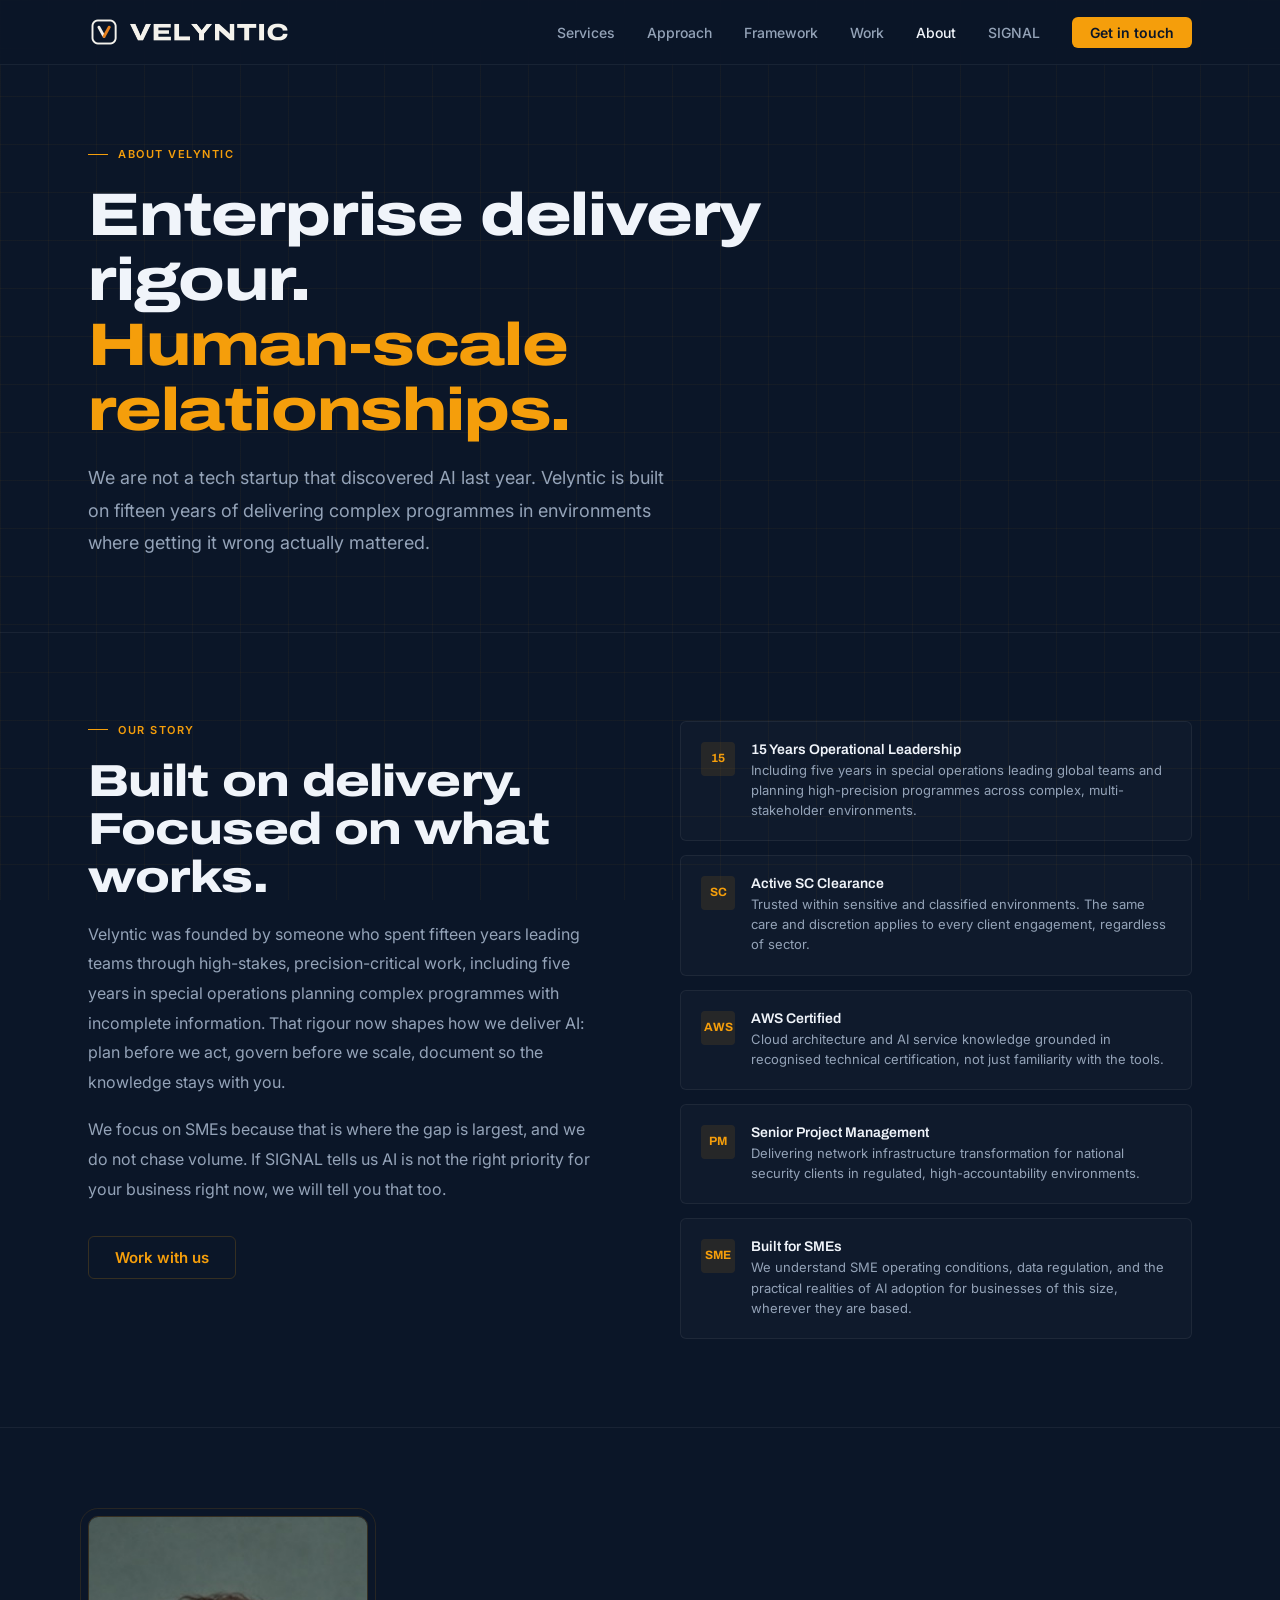
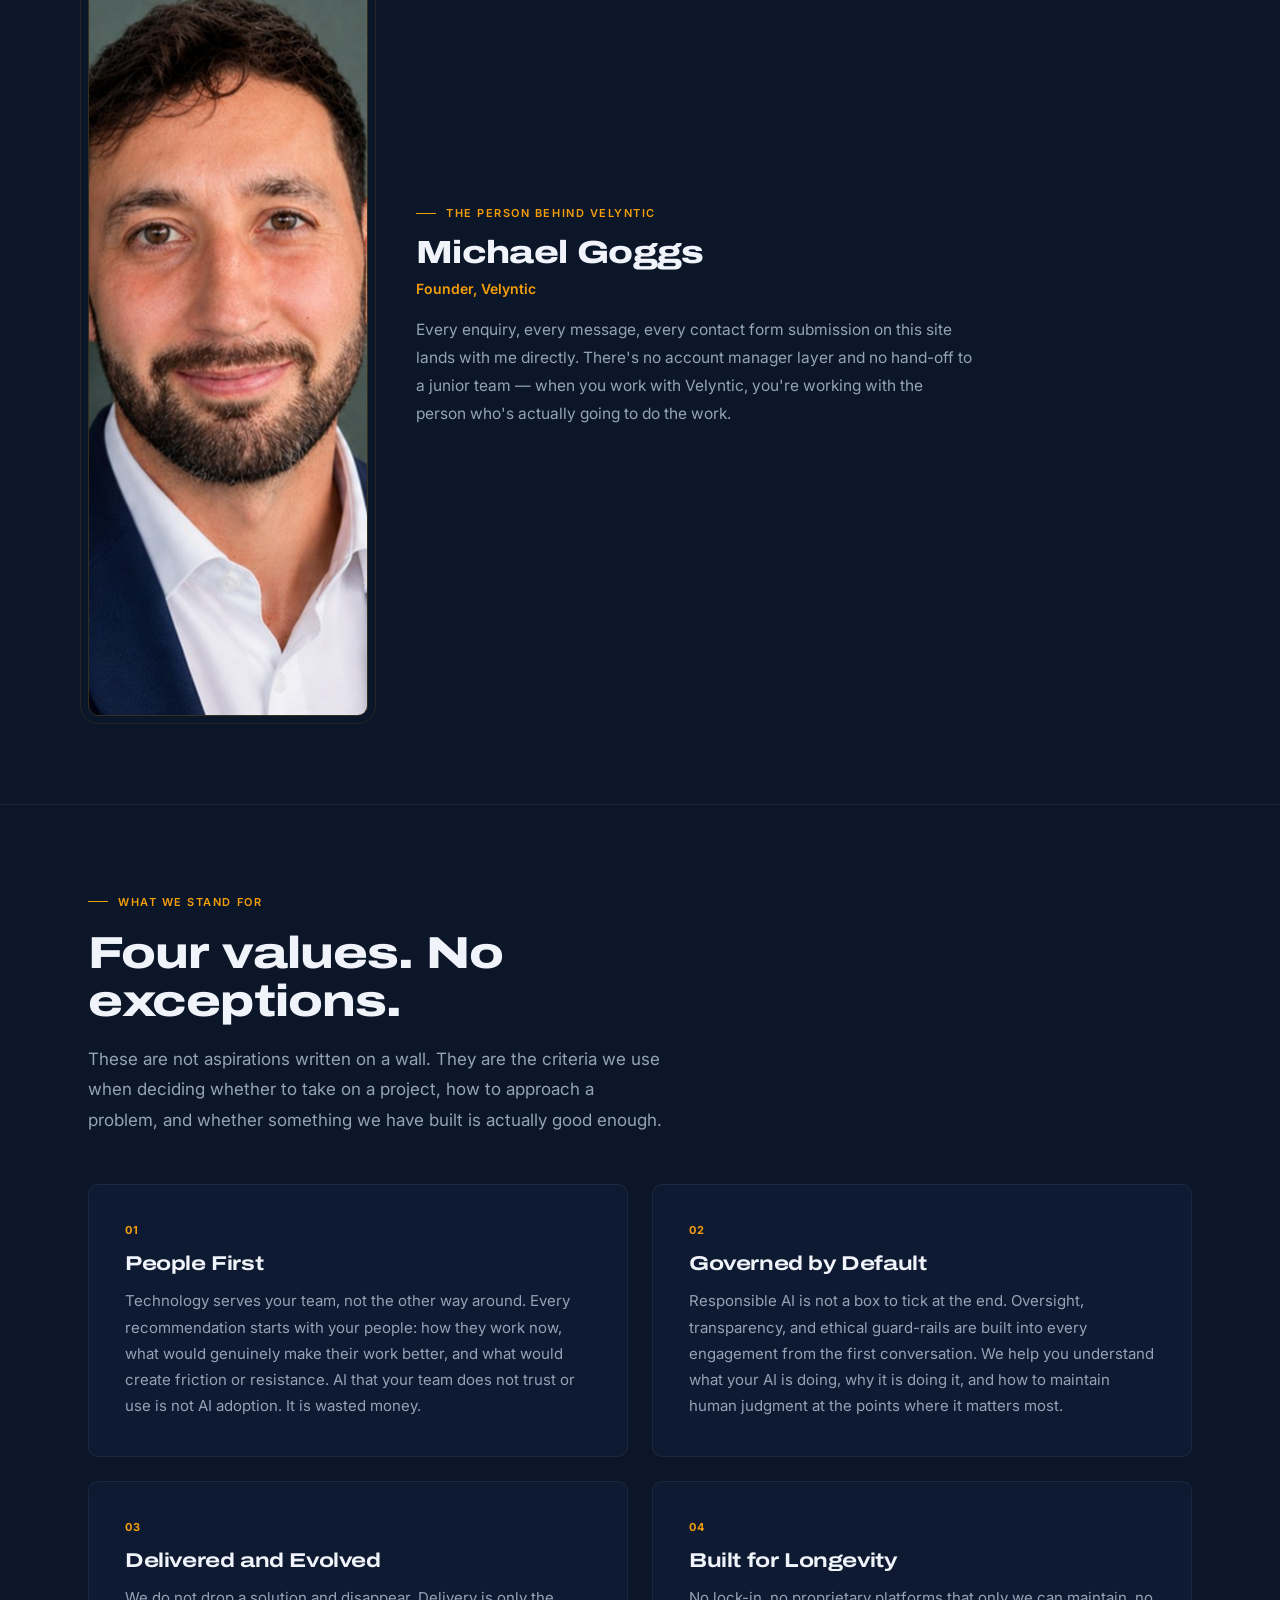
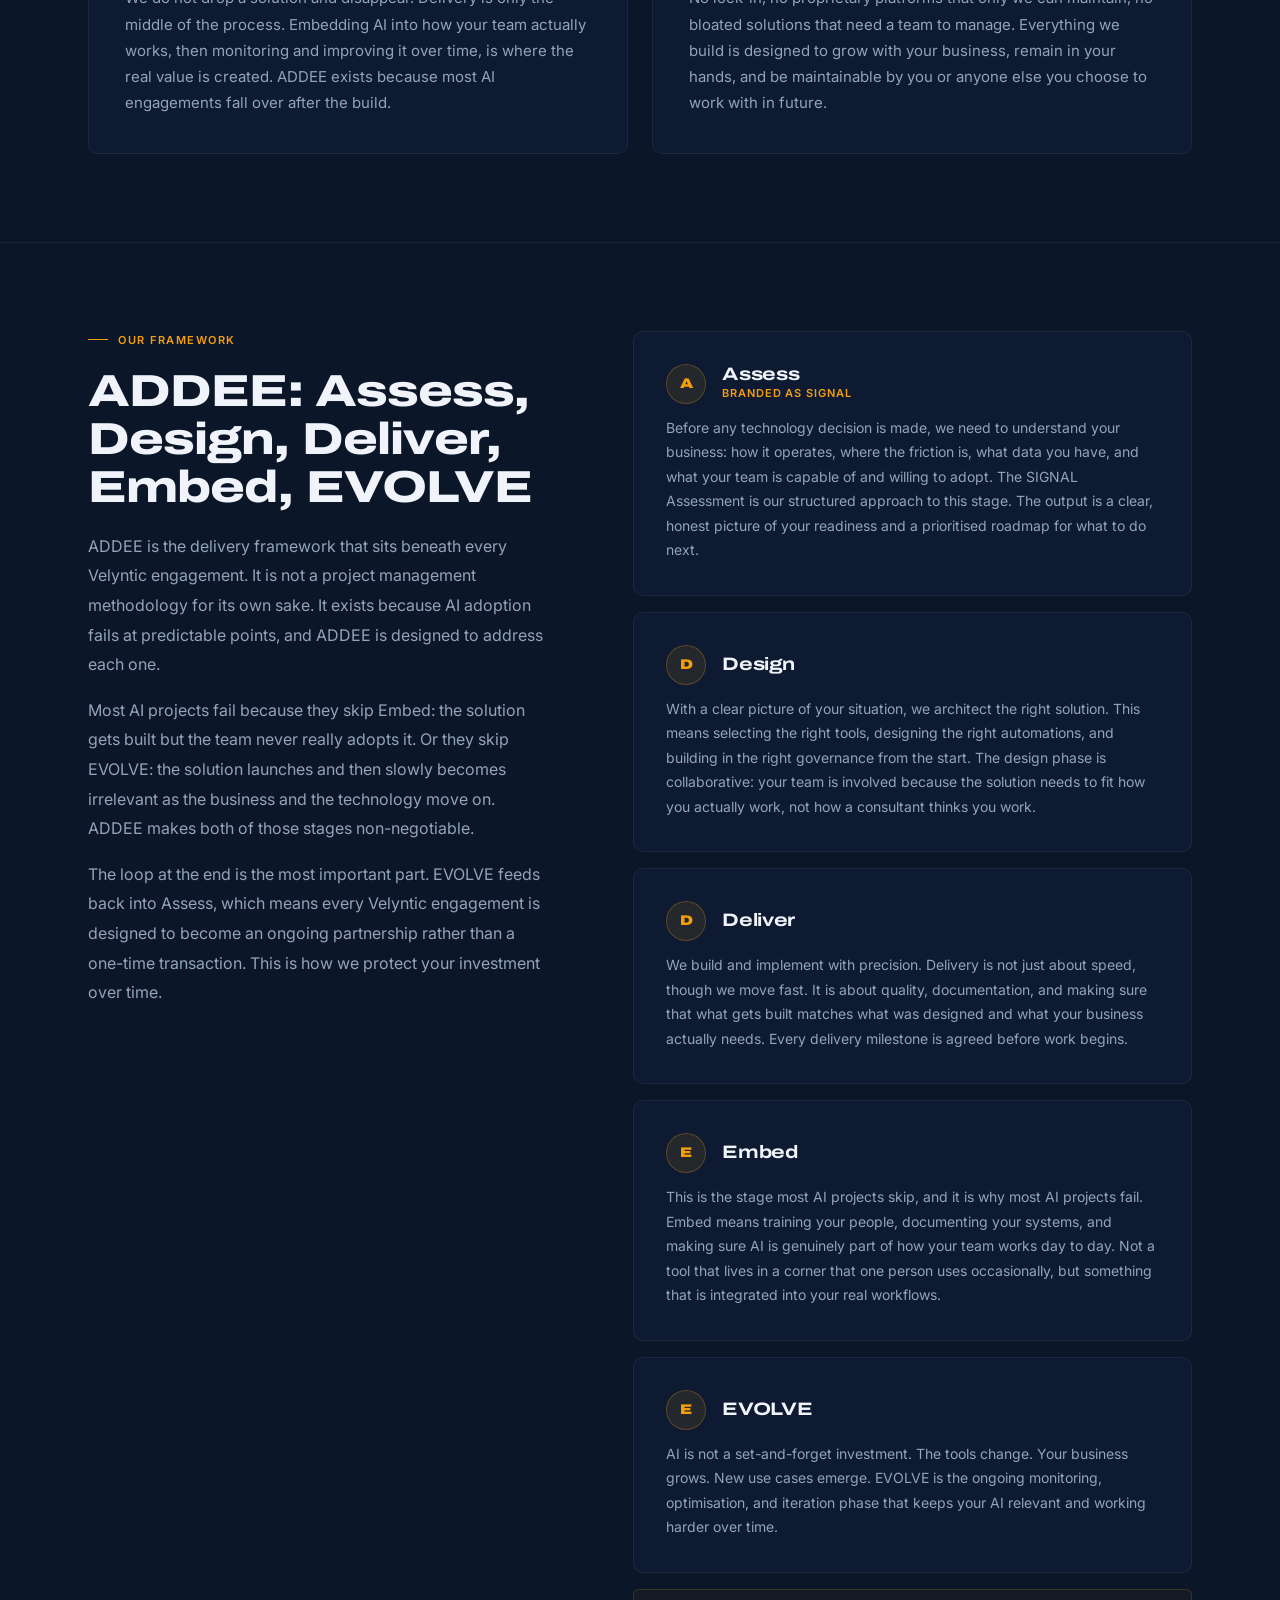
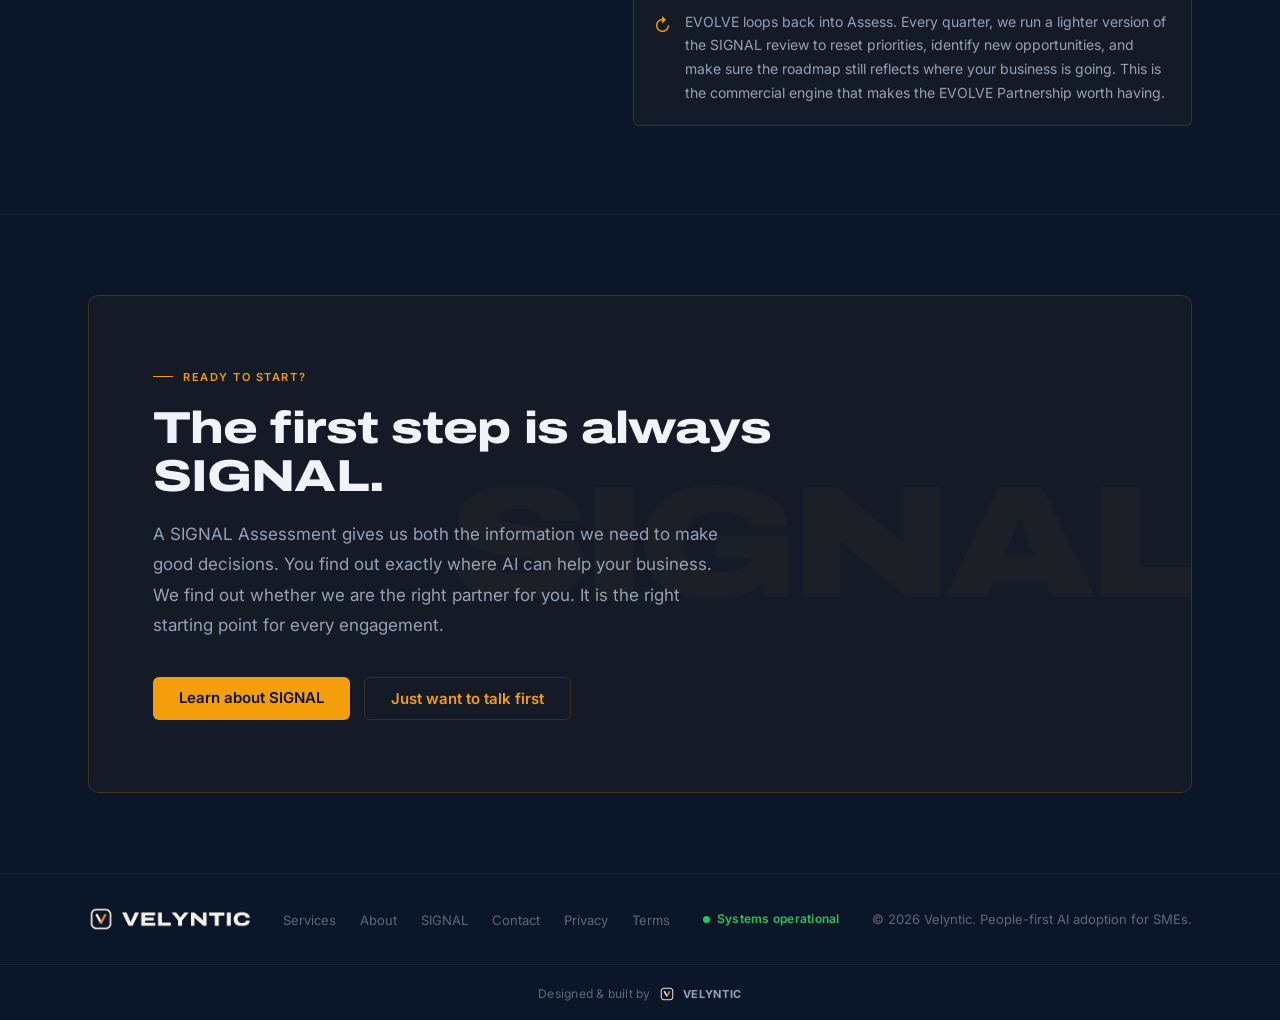
<file: about.html>
<!DOCTYPE html>
<html lang="en-GB">
<head>
  <meta charset="UTF-8">
  <meta name="viewport" content="width=device-width, initial-scale=1.0">
  <title>About Velyntic | AI Consultant & Web Designer in North Yorkshire | Michael Goggs</title>
  <meta name="description" content="Velyntic was founded by Michael Goggs — 15 years of operational leadership including special operations, active SC Clearance, and AWS Certified. Based in North Yorkshire, delivering AI adoption and web design to SMEs across the UK.">
  <meta name="keywords" content="Michael Goggs, Velyntic founder, AI consultant North Yorkshire, web designer Catterick, SC cleared consultant, AWS certified AI, SME consultant Yorkshire, AI adoption expert UK, people-first AI, ADDEE framework creator">
  <meta name="robots" content="index, follow, max-image-preview:large, max-snippet:-1, max-video-preview:-1">
  <meta name="author" content="Michael Goggs, Velyntic">
  <meta name="geo.region" content="GB-NYK">
  <meta name="geo.placename" content="Catterick, North Yorkshire">
  <meta name="geo.position" content="54.3788;-1.7261">
  <meta name="ICBM" content="54.3788, -1.7261">
  <meta name="theme-color" content="#0B1628">
  <link rel="canonical" href="https://velyntic.com/about.html">

  <!-- Open Graph -->
  <meta property="og:type" content="profile">
  <meta property="og:site_name" content="Velyntic">
  <meta property="og:title" content="About Velyntic | Michael Goggs, AI Consultant & Web Designer">
  <meta property="og:description" content="15 years of operational leadership. Active SC Clearance. AWS Certified. Based in North Yorkshire, delivering AI adoption and web design to SMEs across the UK.">
  <meta property="og:url" content="https://velyntic.com/about.html">
  <meta property="og:image" content="https://velyntic.com/assets/michael-goggs.jpg">
  <meta property="og:image:width" content="800">
  <meta property="og:image:height" content="800">
  <meta property="og:image:alt" content="Michael Goggs, founder of Velyntic">
  <meta property="og:locale" content="en_GB">
  <meta property="profile:first_name" content="Michael">
  <meta property="profile:last_name" content="Goggs">

  <!-- Twitter Card -->
  <meta name="twitter:card" content="summary_large_image">
  <meta name="twitter:title" content="About Velyntic | Michael Goggs">
  <meta name="twitter:description" content="15 years of operational leadership, SC Clearance, AWS Certified. AI adoption and web design for SMEs in North Yorkshire and the UK.">
  <meta name="twitter:image" content="https://velyntic.com/assets/michael-goggs.jpg">
  <meta name="twitter:image:alt" content="Michael Goggs, founder of Velyntic">

  <link rel="icon" type="image/png" href="assets/velyntic-favicon.png">
  <link rel="preconnect" href="https://fonts.googleapis.com">
  <link rel="preconnect" href="https://fonts.gstatic.com" crossorigin>
  <link href="https://fonts.googleapis.com/css2?family=Archivo:wdth,wght@75,400;100,700;100,800;100,900&family=Inter:wght@300;400;500;600&display=swap" rel="stylesheet">
  <link rel="stylesheet" href="css/styles.css?v=20260729a">
  <style>
    .founder-intro { padding: 88px 0; border-bottom: 1px solid var(--border-subtle); }
    .founder-layout { display: grid; grid-template-columns: 280px 1fr; gap: 48px; align-items: center; }
    .founder-photo-wrap { position: relative; }
    .founder-photo-wrap img {
      width: 100%; aspect-ratio: 1 / 1; object-fit: cover; border-radius: var(--radius-lg);
      border: 1px solid var(--border-amber); display: block;
    }
    .founder-photo-wrap::after {
      content: ''; position: absolute; inset: -8px; border: 1px solid rgba(245,158,11,0.12);
      border-radius: calc(var(--radius-lg) + 8px); pointer-events: none;
    }
    .founder-text .section-label { margin-bottom: 14px; }
    .founder-text h2 { font-size: clamp(24px, 3vw, 32px); font-weight: 800; font-stretch: expanded; margin-bottom: 6px; }
    .founder-role { font-size: 14px; color: var(--amber); font-weight: 600; margin-bottom: 16px; }
    .founder-text p { font-size: 15.5px; color: var(--text-muted); line-height: 1.8; max-width: 560px; }
    @media (max-width: 640px) {
      .founder-layout { grid-template-columns: 1fr; }
      .founder-photo-wrap { max-width: 220px; margin: 0 auto; }
    }

    .about-story { padding: 88px 0; border-bottom: 1px solid var(--border-subtle); }
    .about-layout { display: grid; grid-template-columns: 1fr 1fr; gap: 80px; align-items: start; }
    .about-text p { font-size: 16px; color: var(--text-muted); line-height: 1.85; }
    .about-text p + p { margin-top: 18px; }
    .about-text .btn { margin-top: 32px; }

    .values { padding: 88px 0; border-bottom: 1px solid var(--border-subtle); }
    .values-grid { display: grid; grid-template-columns: repeat(2,1fr); gap: 24px; margin-top: 48px; }
    .value-card { border: 1px solid var(--border-subtle); border-radius: var(--radius-lg); padding: 36px; background: var(--navy-card); transition: border-color 0.2s; }
    .value-card:hover { border-color: var(--border-amber); }
    .value-num { font-size: 11px; font-weight: 700; letter-spacing: 0.1em; color: var(--amber); margin-bottom: 14px; }
    .value-card h3 { font-size: 20px; font-weight: 700; font-stretch: expanded; margin-bottom: 14px; }
    .value-card p { font-size: 15px; color: var(--text-muted); line-height: 1.75; }

    .addee-full { padding: 88px 0; border-bottom: 1px solid var(--border-subtle); }
    .addee-full-layout { display: grid; grid-template-columns: 1fr 1.2fr; gap: 80px; align-items: start; }
    .addee-full-intro p { font-size: 16px; color: var(--text-muted); line-height: 1.85; margin-top: 20px; }
    .addee-full-intro p + p { margin-top: 16px; }
    .addee-stage-full { padding: 32px; border: 1px solid var(--border-subtle); border-radius: var(--radius-lg); background: var(--navy-card); margin-bottom: 16px; transition: border-color 0.2s; }
    .addee-stage-full:hover { border-color: var(--border-amber); }
    .addee-stage-header { display: flex; align-items: center; gap: 16px; margin-bottom: 12px; }
    .addee-stage-letter { width: 40px; height: 40px; border-radius: 50%; background: rgba(245,158,11,0.1); border: 1px solid rgba(245,158,11,0.25); display: flex; align-items: center; justify-content: center; font-family: 'Archivo', sans-serif; font-weight: 900; font-stretch: expanded; font-size: 14px; color: var(--amber); flex-shrink: 0; }
    .addee-stage-full h3 { font-size: 18px; font-weight: 700; font-stretch: expanded; }
    .addee-stage-sub { font-size: 11px; font-weight: 600; letter-spacing: 0.08em; color: var(--amber); text-transform: uppercase; }
    .addee-stage-full p { font-size: 14px; color: var(--text-muted); line-height: 1.75; }
    .addee-loop-note { display: flex; gap: 14px; padding: 20px; background: rgba(245,158,11,0.04); border: 1px solid var(--border-amber); border-radius: var(--radius); margin-top: 8px; }
    .addee-loop-icon { color: var(--amber); font-size: 18px; flex-shrink: 0; margin-top: 1px; }
    .addee-loop-note p { font-size: 14px; color: var(--text-muted); line-height: 1.7; margin: 0; }

    .creds-section { padding: 88px 0; }
    .creds-layout { display: grid; grid-template-columns: 1fr 1fr; gap: 80px; align-items: start; }
    .creds-intro p { font-size: 16px; color: var(--text-muted); line-height: 1.85; margin-top: 20px; }
    .creds-intro p + p { margin-top: 16px; }

    @media (max-width: 768px) {
      .about-layout, .values-grid, .addee-full-layout, .creds-layout { grid-template-columns: 1fr; gap: 48px; }
    }
  </style>
</head>
<body>

<header id="nav">
  <div class="nav-inner">
    <a href="index.html" class="nav-logo"><img src="assets/velyntic-logo-lockup.png" alt="Velyntic"></a>
    <nav aria-label="Main navigation">
      <ul class="nav-links">
        <li><a href="services.html">Services</a></li>
        <li><a href="approach.html">Approach</a></li>
        <li><a href="framework.html">Framework</a></li>
        <li><a href="work.html">Work</a></li>
        <li><a href="about.html" class="active">About</a></li>
        <li><a href="signal.html">SIGNAL</a></li>
        <li><a href="contact.html" class="nav-cta">Get in touch</a></li>
      </ul>
    </nav>
    <button class="nav-toggle" id="navToggle" aria-label="Open menu" aria-expanded="false">
      <span></span><span></span><span></span>
    </button>
  </div>
</header>
<nav class="nav-drawer" id="navDrawer" aria-label="Mobile navigation">
  <a href="services.html">Services</a>
  <a href="approach.html">Approach</a>
  <a href="framework.html">Framework</a>
  <a href="work.html">Work</a>
  <a href="about.html">About</a>
  <a href="signal.html">SIGNAL</a>
  <a href="contact.html">Get in touch</a>
</nav>

<main>

  <section class="page-hero">
    <div class="container">
      <div class="section-label">About Velyntic</div>
      <h1>Enterprise delivery rigour.<br><em>Human-scale relationships.</em></h1>
      <p>We are not a tech startup that discovered AI last year. Velyntic is built on fifteen years of delivering complex programmes in environments where getting it wrong actually mattered.</p>
    </div>
  </section>

  <!-- STORY -->
  <section class="about-story">
    <div class="container">
      <div class="about-layout">
        <div class="about-text">
          <div class="section-label">Our story</div>
          <h2 class="section-title">Built on delivery. Focused on what works.</h2>
          <p>Velyntic was founded by someone who spent fifteen years leading teams through high-stakes, precision-critical work, including five years in special operations planning complex programmes with incomplete information. That rigour now shapes how we deliver AI: plan before we act, govern before we scale, document so the knowledge stays with you.</p>
          <p>We focus on SMEs because that is where the gap is largest, and we do not chase volume. If SIGNAL tells us AI is not the right priority for your business right now, we will tell you that too.</p>
          <a href="contact.html" class="btn btn-outline">Work with us</a>
        </div>
        <div class="credentials">
          <div class="credential">
            <div class="cred-icon">15</div>
            <div><h4>15 Years Operational Leadership</h4><p>Including five years in special operations leading global teams and planning high-precision programmes across complex, multi-stakeholder environments.</p></div>
          </div>
          <div class="credential">
            <div class="cred-icon">SC</div>
            <div><h4>Active SC Clearance</h4><p>Trusted within sensitive and classified environments. The same care and discretion applies to every client engagement, regardless of sector.</p></div>
          </div>
          <div class="credential">
            <div class="cred-icon">AWS</div>
            <div><h4>AWS Certified</h4><p>Cloud architecture and AI service knowledge grounded in recognised technical certification, not just familiarity with the tools.</p></div>
          </div>
          <div class="credential">
            <div class="cred-icon">PM</div>
            <div><h4>Senior Project Management</h4><p>Delivering network infrastructure transformation for national security clients in regulated, high-accountability environments.</p></div>
          </div>
          <div class="credential">
            <div class="cred-icon">SME</div>
            <div><h4>Built for SMEs</h4><p>We understand SME operating conditions, data regulation, and the practical realities of AI adoption for businesses of this size, wherever they are based.</p></div>
          </div>
        </div>
      </div>
    </div>
  </section>

  <!-- FOUNDER INTRO -->
  <section class="founder-intro">
    <div class="container">
      <div class="founder-layout">
        <div class="founder-photo-wrap">
          <img src="assets/michael-goggs.jpg" alt="Michael Goggs, founder of Velyntic" width="800" height="800" loading="lazy">
        </div>
        <div class="founder-text">
          <div class="section-label">The person behind Velyntic</div>
          <h2>Michael Goggs</h2>
          <div class="founder-role">Founder, Velyntic</div>
          <p>Every enquiry, every message, every contact form submission on this site lands with me directly. There's no account manager layer and no hand-off to a junior team — when you work with Velyntic, you're working with the person who's actually going to do the work.</p>
        </div>
      </div>
    </div>
  </section>

  <!-- VALUES -->
  <section class="values">
    <div class="container">
      <div class="section-label">What we stand for</div>
      <h2 class="section-title">Four values. No exceptions.</h2>
      <p class="section-body">These are not aspirations written on a wall. They are the criteria we use when deciding whether to take on a project, how to approach a problem, and whether something we have built is actually good enough.</p>
      <div class="values-grid">
        <div class="value-card">
          <div class="value-num">01</div>
          <h3>People First</h3>
          <p>Technology serves your team, not the other way around. Every recommendation starts with your people: how they work now, what would genuinely make their work better, and what would create friction or resistance. AI that your team does not trust or use is not AI adoption. It is wasted money.</p>
        </div>
        <div class="value-card">
          <div class="value-num">02</div>
          <h3>Governed by Default</h3>
          <p>Responsible AI is not a box to tick at the end. Oversight, transparency, and ethical guard-rails are built into every engagement from the first conversation. We help you understand what your AI is doing, why it is doing it, and how to maintain human judgment at the points where it matters most.</p>
        </div>
        <div class="value-card">
          <div class="value-num">03</div>
          <h3>Delivered and Evolved</h3>
          <p>We do not drop a solution and disappear. Delivery is only the middle of the process. Embedding AI into how your team actually works, then monitoring and improving it over time, is where the real value is created. ADDEE exists because most AI engagements fall over after the build.</p>
        </div>
        <div class="value-card">
          <div class="value-num">04</div>
          <h3>Built for Longevity</h3>
          <p>No lock-in, no proprietary platforms that only we can maintain, no bloated solutions that need a team to manage. Everything we build is designed to grow with your business, remain in your hands, and be maintainable by you or anyone else you choose to work with in future.</p>
        </div>
      </div>
    </div>
  </section>

  <!-- ADDEE FULL -->
  <section class="addee-full" id="addee">
    <div class="container">
      <div class="addee-full-layout">
        <div class="addee-full-intro">
          <div class="section-label">Our framework</div>
          <h2 class="section-title">ADDEE: Assess, Design, Deliver, Embed, EVOLVE</h2>
          <p>ADDEE is the delivery framework that sits beneath every Velyntic engagement. It is not a project management methodology for its own sake. It exists because AI adoption fails at predictable points, and ADDEE is designed to address each one.</p>
          <p>Most AI projects fail because they skip Embed: the solution gets built but the team never really adopts it. Or they skip EVOLVE: the solution launches and then slowly becomes irrelevant as the business and the technology move on. ADDEE makes both of those stages non-negotiable.</p>
          <p>The loop at the end is the most important part. EVOLVE feeds back into Assess, which means every Velyntic engagement is designed to become an ongoing partnership rather than a one-time transaction. This is how we protect your investment over time.</p>
        </div>
        <div>
          <div class="addee-stage-full">
            <div class="addee-stage-header">
              <div class="addee-stage-letter">A</div>
              <div><h3>Assess</h3><div class="addee-stage-sub">Branded as SIGNAL</div></div>
            </div>
            <p>Before any technology decision is made, we need to understand your business: how it operates, where the friction is, what data you have, and what your team is capable of and willing to adopt. The SIGNAL Assessment is our structured approach to this stage. The output is a clear, honest picture of your readiness and a prioritised roadmap for what to do next.</p>
          </div>
          <div class="addee-stage-full">
            <div class="addee-stage-header">
              <div class="addee-stage-letter">D</div>
              <div><h3>Design</h3></div>
            </div>
            <p>With a clear picture of your situation, we architect the right solution. This means selecting the right tools, designing the right automations, and building in the right governance from the start. The design phase is collaborative: your team is involved because the solution needs to fit how you actually work, not how a consultant thinks you work.</p>
          </div>
          <div class="addee-stage-full">
            <div class="addee-stage-header">
              <div class="addee-stage-letter">D</div>
              <div><h3>Deliver</h3></div>
            </div>
            <p>We build and implement with precision. Delivery is not just about speed, though we move fast. It is about quality, documentation, and making sure that what gets built matches what was designed and what your business actually needs. Every delivery milestone is agreed before work begins.</p>
          </div>
          <div class="addee-stage-full">
            <div class="addee-stage-header">
              <div class="addee-stage-letter">E</div>
              <div><h3>Embed</h3></div>
            </div>
            <p>This is the stage most AI projects skip, and it is why most AI projects fail. Embed means training your people, documenting your systems, and making sure AI is genuinely part of how your team works day to day. Not a tool that lives in a corner that one person uses occasionally, but something that is integrated into your real workflows.</p>
          </div>
          <div class="addee-stage-full">
            <div class="addee-stage-header">
              <div class="addee-stage-letter">E</div>
              <div><h3>EVOLVE</h3></div>
            </div>
            <p>AI is not a set-and-forget investment. The tools change. Your business grows. New use cases emerge. EVOLVE is the ongoing monitoring, optimisation, and iteration phase that keeps your AI relevant and working harder over time.</p>
          </div>
          <div class="addee-loop-note">
            <div class="addee-loop-icon">&#8635;</div>
            <p>EVOLVE loops back into Assess. Every quarter, we run a lighter version of the SIGNAL review to reset priorities, identify new opportunities, and make sure the roadmap still reflects where your business is going. This is the commercial engine that makes the EVOLVE Partnership worth having.</p>
          </div>
        </div>
      </div>
    </div>
  </section>

  <!-- CTA -->
  <section style="padding: 80px 0;">
    <div class="container">
      <div class="signal-box">
        <div class="section-label">Ready to start?</div>
        <h2 class="section-title">The first step is always SIGNAL.</h2>
        <p class="section-body" style="margin-bottom:36px;">A SIGNAL Assessment gives us both the information we need to make good decisions. You find out exactly where AI can help your business. We find out whether we are the right partner for you. It is the right starting point for every engagement.</p>
        <div style="display:flex;gap:14px;flex-wrap:wrap;">
          <a href="signal.html" class="btn btn-amber">Learn about SIGNAL</a>
          <a href="contact.html" class="btn btn-outline">Just want to talk first</a>
        </div>
      </div>
    </div>
  </section>

</main>

<footer>
  <div class="footer-main">
    <a href="index.html" class="footer-logo"><img src="assets/velyntic-logo-lockup.png" alt="Velyntic"></a>
    <ul class="footer-links">
      <li><a href="services.html">Services</a></li>
      <li><a href="about.html">About</a></li>
      <li><a href="signal.html">SIGNAL</a></li>
      <li><a href="contact.html">Contact</a></li>
      <li><a href="privacy.html">Privacy</a></li>
      <li><a href="terms.html">Terms</a></li>
    </ul>
    <span class="footer-status"><span class="fs-dot"></span>Systems operational</span>
    <p class="footer-copy">&copy; 2026 Velyntic. People-first AI adoption for SMEs.</p>
  </div>
  <div class="footer-credit">
    <div class="footer-credit-inner">
      Designed &amp; built by
      <img src="assets/velyntic-mark.png" alt="Velyntic mark">
      <strong>VELYNTIC</strong>
    </div>
  </div>
</footer>

<script src="js/main.js?v=20260729a"></script>

<!-- Structured Data: Person + BreadcrumbList -->
<script type="application/ld+json">
[
  {
    "@context": "https://schema.org",
    "@type": "BreadcrumbList",
    "itemListElement": [
      { "@type": "ListItem", "position": 1, "name": "Home", "item": "https://velyntic.com/" },
      { "@type": "ListItem", "position": 2, "name": "About", "item": "https://velyntic.com/about.html" }
    ]
  },
  {
    "@context": "https://schema.org",
    "@type": "Person",
    "@id": "https://velyntic.com/#founder",
    "name": "Michael Goggs",
    "jobTitle": "Founder",
    "worksFor": { "@id": "https://velyntic.com/#organization" },
    "image": "https://velyntic.com/assets/michael-goggs.jpg",
    "url": "https://velyntic.com/about.html",
    "description": "Founder of Velyntic. 15 years of operational leadership including five years in special operations. Active SC Clearance. AWS Certified. Senior Project Manager delivering network infrastructure transformation for national security clients.",
    "knowsAbout": ["Artificial Intelligence", "AI Adoption", "Web Design", "Project Management", "AI Governance", "Brand Identity", "AWS Cloud Architecture", "Network Infrastructure", "Defence Sector", "Special Operations Planning"],
    "hasCredential": [
      { "@type": "EducationalOccupationalCredential", "credentialCategory": "certification", "name": "AWS Certified" },
      { "@type": "EducationalOccupationalCredential", "credentialCategory": "security-clearance", "name": "Active SC Clearance" }
    ],
    "address": {
      "@type": "PostalAddress",
      "addressRegion": "North Yorkshire",
      "addressCountry": "GB"
    }
  },
  {
    "@context": "https://schema.org",
    "@type": "AboutPage",
    "name": "About Velyntic",
    "url": "https://velyntic.com/about.html",
    "description": "About Velyntic: people-first AI adoption for SMEs. Fifteen years of operational leadership, active SC Clearance, and a delivery framework built for the long run.",
    "mainEntity": { "@id": "https://velyntic.com/#organization" }
  }
]
</script>
</body>
</html>
</file>
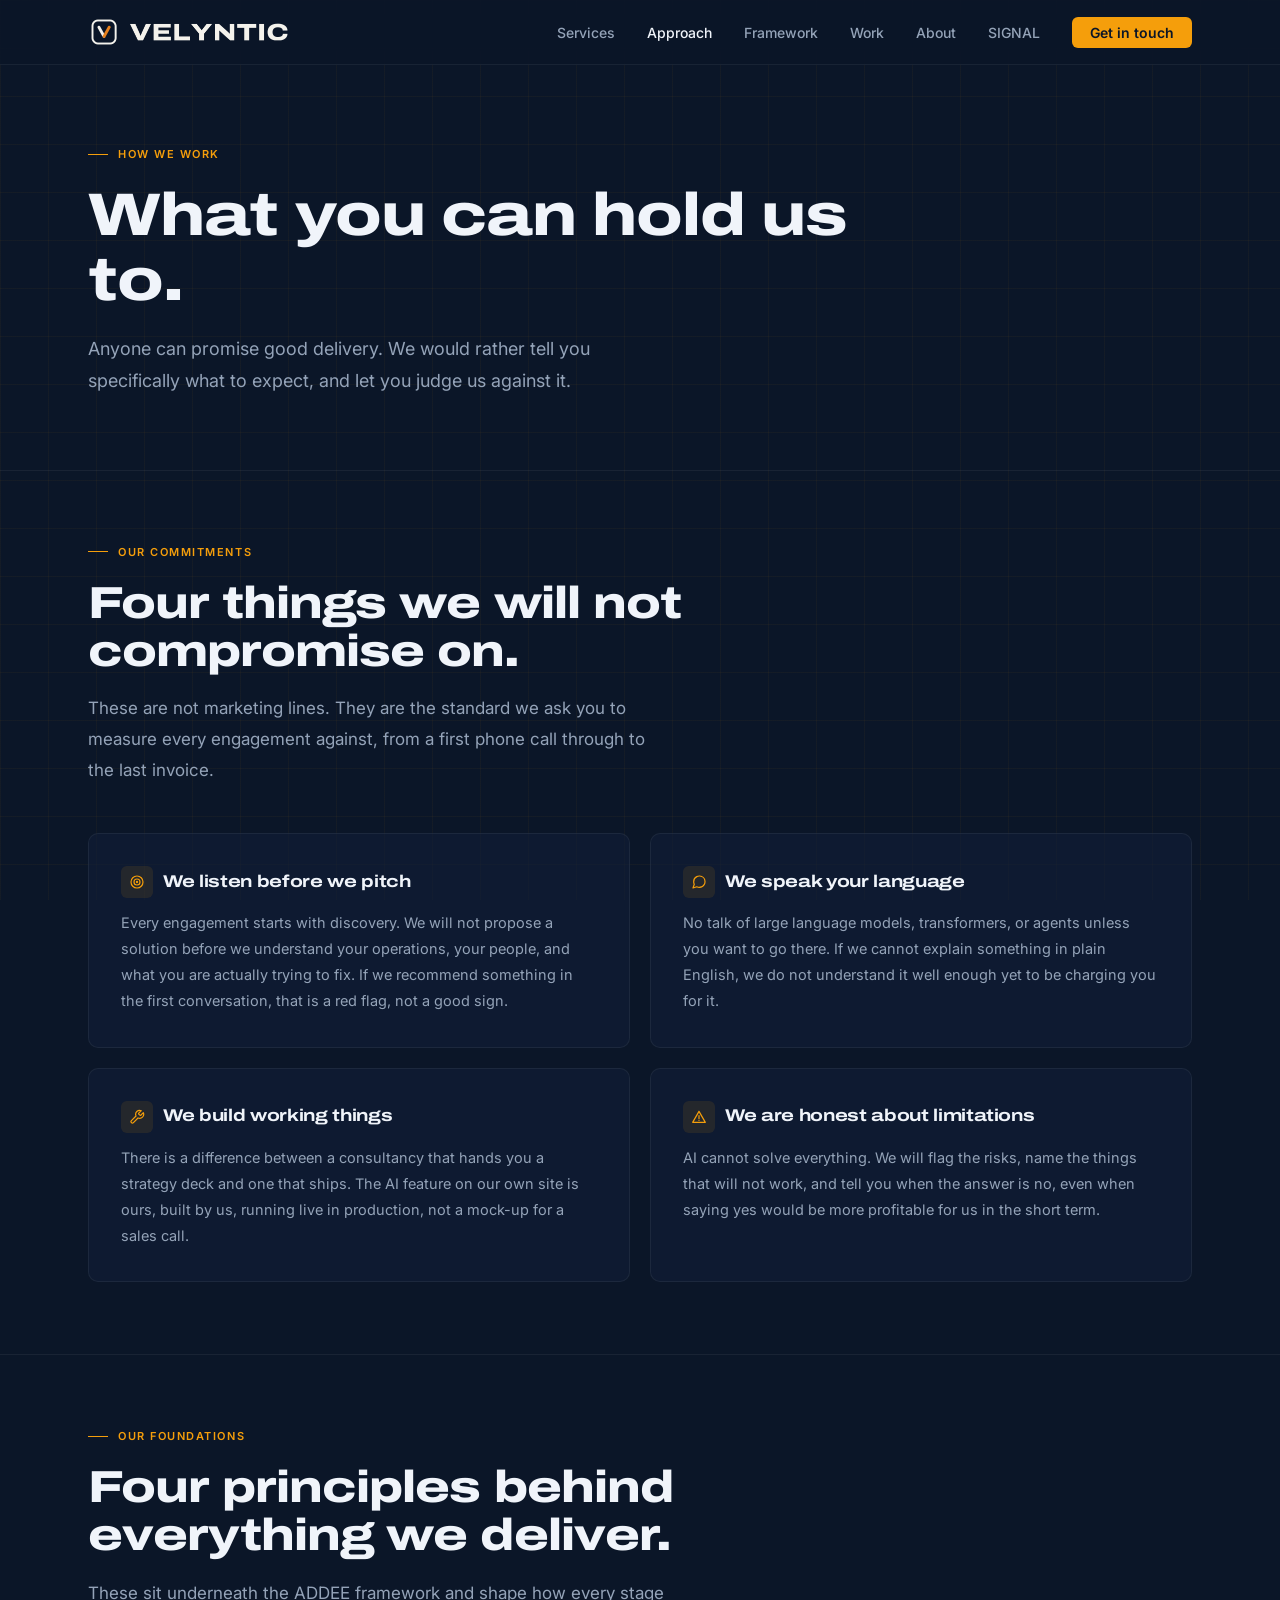
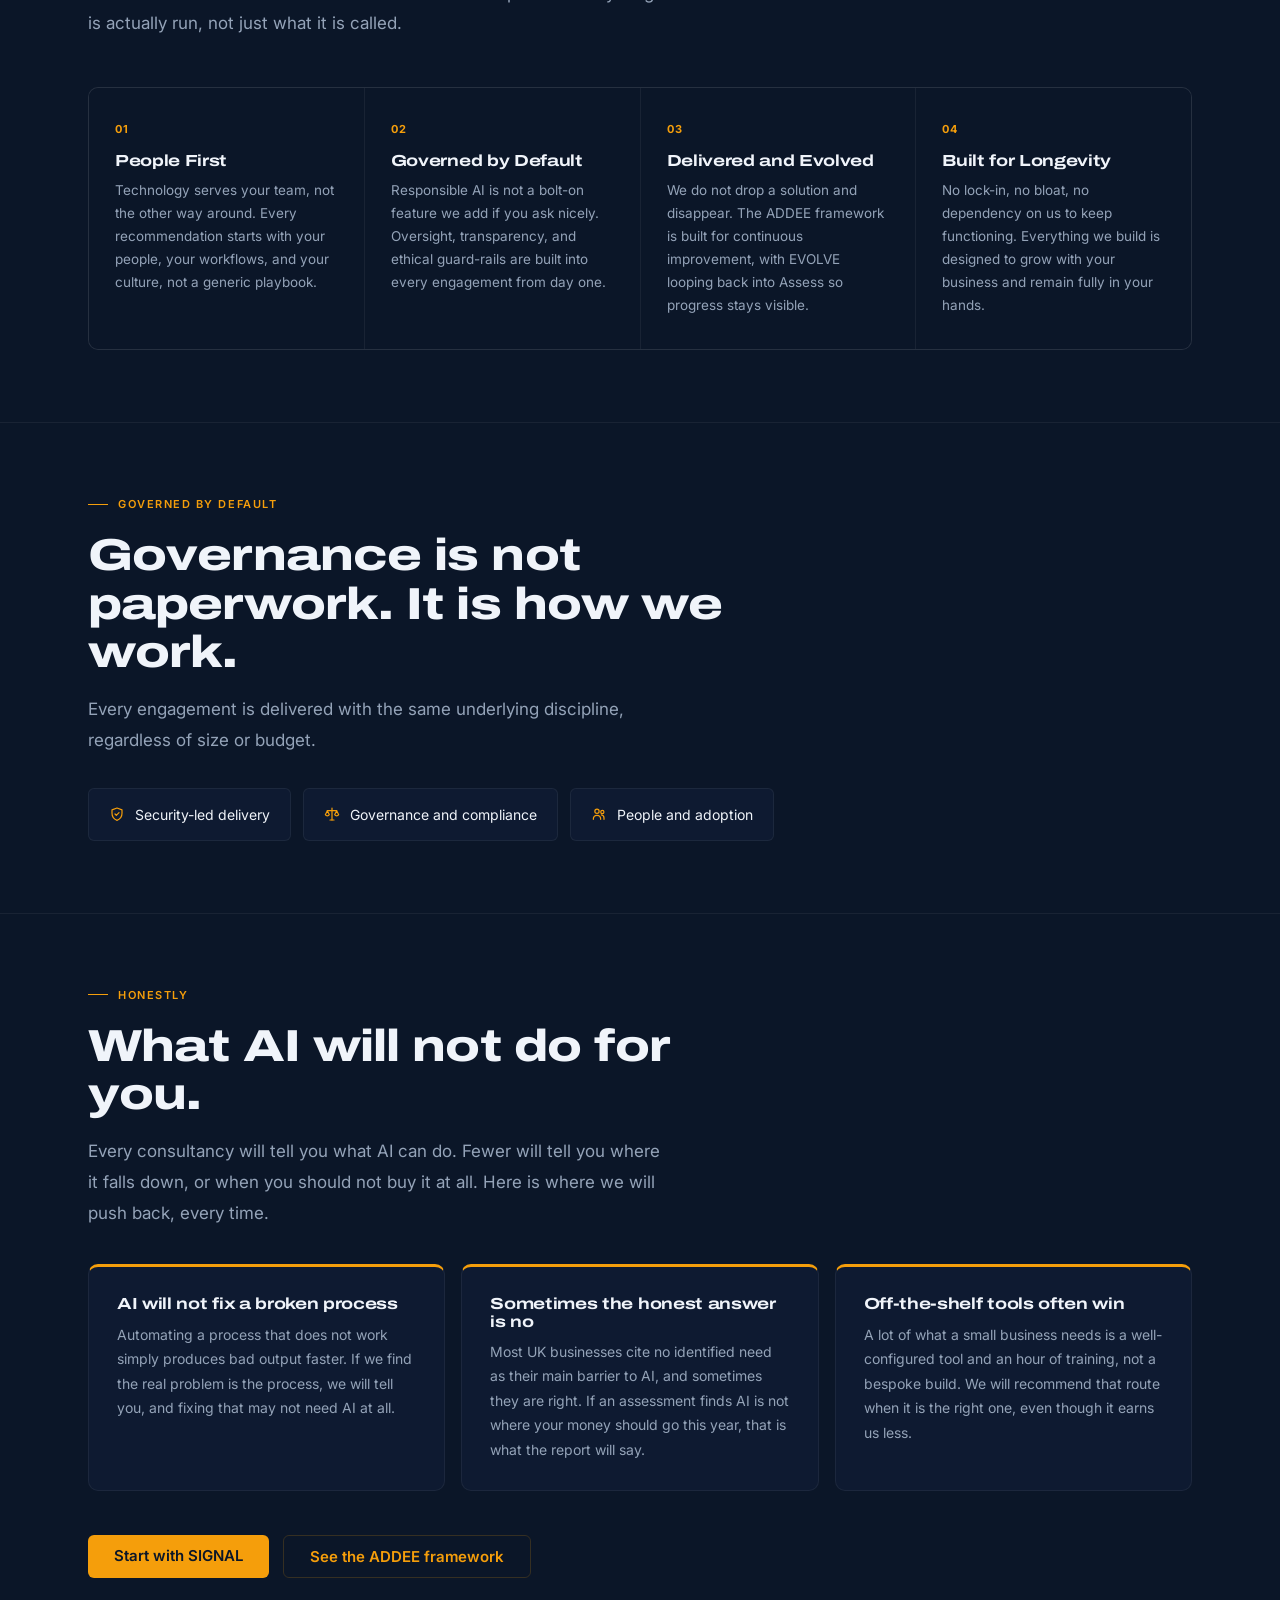
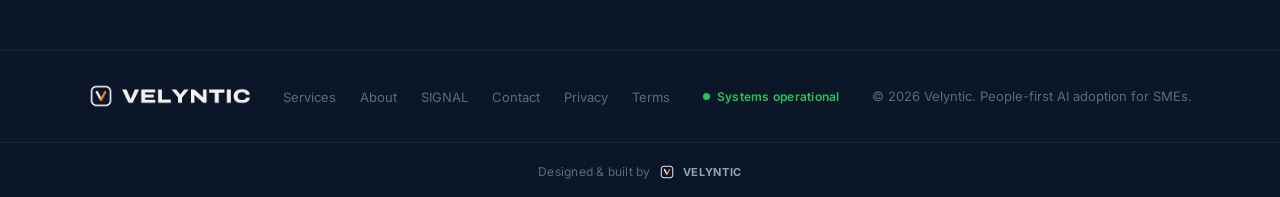
<file: approach.html>
<!DOCTYPE html>
<html lang="en-GB">
<head>
  <meta charset="UTF-8">
  <meta name="viewport" content="width=device-width, initial-scale=1.0">
  <title>Our Approach to AI Consulting & Web Design | Governed, People-First | Velyntic</title>
  <meta name="description" content="How Velyntic works: governed AI delivery by default, honest about what AI cannot do, four commitments we ask every client to hold us to. People-first, security-led, built for longevity. Based in North Yorkshire.">
  <meta name="keywords" content="AI consulting approach, governed AI delivery, responsible AI adoption, people-first AI, AI governance framework, honest AI consultant, ethical AI consultancy UK, AI limitations, security-led delivery, Velyntic approach">
  <meta name="robots" content="index, follow, max-image-preview:large, max-snippet:-1, max-video-preview:-1">
  <meta name="author" content="Michael Goggs, Velyntic">
  <meta name="geo.region" content="GB-NYK">
  <meta name="geo.placename" content="Catterick, North Yorkshire">
  <meta name="geo.position" content="54.3788;-1.7261">
  <meta name="ICBM" content="54.3788, -1.7261">
  <meta name="theme-color" content="#0B1628">
  <link rel="canonical" href="https://velyntic.com/approach.html">

  <!-- Open Graph -->
  <meta property="og:type" content="website">
  <meta property="og:site_name" content="Velyntic">
  <meta property="og:title" content="Our Approach | Governed, People-First AI Delivery | Velyntic">
  <meta property="og:description" content="Governed AI delivery by default. Honest about what AI cannot do. Four commitments we ask every client to hold us to.">
  <meta property="og:url" content="https://velyntic.com/approach.html">
  <meta property="og:image" content="https://velyntic.com/assets/velyntic-og.png">
  <meta property="og:image:width" content="1200">
  <meta property="og:image:height" content="630">
  <meta property="og:locale" content="en_GB">

  <!-- Twitter Card -->
  <meta name="twitter:card" content="summary_large_image">
  <meta name="twitter:title" content="Our Approach | Governed, People-First AI Delivery | Velyntic">
  <meta name="twitter:description" content="Governed AI delivery by default. Honest about what AI cannot do. Four commitments we ask every client to hold us to.">
  <meta name="twitter:image" content="https://velyntic.com/assets/velyntic-og.png">

  <link rel="icon" type="image/png" href="assets/velyntic-favicon.png">
  <link rel="preconnect" href="https://fonts.googleapis.com">
  <link rel="preconnect" href="https://fonts.gstatic.com" crossorigin>
  <link href="https://fonts.googleapis.com/css2?family=Archivo:wdth,wght@75,400;100,700;100,800;100,900&family=Inter:wght@300;400;500;600&display=swap" rel="stylesheet">
  <link rel="stylesheet" href="css/styles.css?v=20260729a">
  <style>
    .commits-section { padding: 72px 0; border-bottom: 1px solid var(--border-subtle); }
    .commits-grid { display: grid; grid-template-columns: repeat(2,1fr); gap: 20px; margin-top: 48px; }
    .commit-card { background: var(--navy-card); border: 1px solid var(--border-subtle); border-radius: var(--radius-lg); padding: 32px; transition: border-color 0.2s; }
    .commit-card:hover { border-color: var(--border-amber); }
    .commit-card h3 { font-size: 17px; font-weight: 700; font-stretch: expanded; margin-bottom: 12px; display: flex; align-items: center; gap: 10px; }
    .commit-icon { width: 32px; height: 32px; background: rgba(245,158,11,0.1); border-radius: 6px; display: inline-flex; align-items: center; justify-content: center; color: var(--amber); flex-shrink: 0; }
    .commit-icon svg { display: block; }
    .commit-card p { font-size: 14.5px; color: var(--text-muted); line-height: 1.8; }

    .principles-section { padding: 72px 0; border-bottom: 1px solid var(--border-subtle); }
    .principles-grid { display: grid; grid-template-columns: repeat(4,1fr); gap: 1px; background: var(--border-subtle); border: 1px solid var(--border-subtle); border-radius: var(--radius-lg); overflow: hidden; margin-top: 48px; }
    .principle { background: var(--navy); padding: 32px 26px; transition: background 0.18s; }
    .principle:hover { background: var(--navy-raised); }
    .principle-num { font-size: 11px; font-weight: 700; letter-spacing: 0.1em; color: var(--amber); margin-bottom: 14px; }
    .principle h3 { font-size: 16px; font-weight: 700; font-stretch: expanded; margin-bottom: 10px; }
    .principle p { font-size: 13.5px; color: var(--text-muted); line-height: 1.7; }

    .governed-section { padding: 72px 0; border-bottom: 1px solid var(--border-subtle); }
    .governed-chips { display: flex; gap: 12px; flex-wrap: wrap; margin-top: 32px; }
    .governed-chip { display: flex; align-items: center; gap: 10px; font-size: 14px; background: var(--navy-card); border: 1px solid var(--border-subtle); border-radius: var(--radius); padding: 14px 20px; }
    .governed-chip-icon { color: var(--amber); display: inline-flex; align-items: center; }
    .governed-chip-icon svg { display: block; }

    .honesty-full { padding: 72px 0; }
    .honesty-grid { display: grid; grid-template-columns: repeat(3,1fr); gap: 16px; margin-top: 36px; }
    .honesty-card { background: var(--navy-card); border: 1px solid var(--border-subtle); border-top: 3px solid var(--amber); border-radius: var(--radius-lg); padding: 28px; }
    .honesty-card h3 { font-size: 16px; font-weight: 700; font-stretch: expanded; margin-bottom: 10px; }
    .honesty-card p { font-size: 14px; color: var(--text-muted); line-height: 1.75; }

    @media (max-width: 1024px) { .principles-grid { grid-template-columns: repeat(2,1fr); } }
    @media (max-width: 768px) {
      .commits-grid { grid-template-columns: 1fr; }
      .principles-grid { grid-template-columns: 1fr; }
      .honesty-grid { grid-template-columns: 1fr; }
    }
  </style>
</head>
<body>

<header id="nav">
  <div class="nav-inner">
    <a href="index.html" class="nav-logo"><img src="assets/velyntic-logo-lockup.png" alt="Velyntic"></a>
    <nav aria-label="Main navigation">
      <ul class="nav-links">
        <li><a href="services.html">Services</a></li>
        <li><a href="approach.html" class="active">Approach</a></li>
        <li><a href="framework.html">Framework</a></li>
        <li><a href="work.html">Work</a></li>
        <li><a href="about.html">About</a></li>
        <li><a href="signal.html">SIGNAL</a></li>
        <li><a href="contact.html" class="nav-cta">Get in touch</a></li>
      </ul>
    </nav>
    <button class="nav-toggle" id="navToggle" aria-label="Open menu" aria-expanded="false">
      <span></span><span></span><span></span>
    </button>
  </div>
</header>
<nav class="nav-drawer" id="navDrawer" aria-label="Mobile navigation">
  <a href="services.html">Services</a>
  <a href="approach.html">Approach</a>
  <a href="framework.html">Framework</a>
  <a href="work.html">Work</a>
  <a href="about.html">About</a>
  <a href="signal.html">SIGNAL</a>
  <a href="contact.html">Get in touch</a>
</nav>

<main>
  <section class="page-hero">
    <div class="container">
      <div class="section-label">How we work</div>
      <h1>What you can hold us to.</h1>
      <p>Anyone can promise good delivery. We would rather tell you specifically what to expect, and let you judge us against it.</p>
    </div>
  </section>

  <!-- COMMITMENTS -->
  <section class="commits-section">
    <div class="container">
      <div class="section-label">Our commitments</div>
      <h2 class="section-title">Four things we will not compromise on.</h2>
      <p class="section-body">These are not marketing lines. They are the standard we ask you to measure every engagement against, from a first phone call through to the last invoice.</p>
      <div class="commits-grid">
        <div class="commit-card">
          <h3><span class="commit-icon"><svg width="16" height="16" viewBox="0 0 24 24" fill="none" stroke="currentColor" stroke-width="1.8" stroke-linecap="round" stroke-linejoin="round"><circle cx="12" cy="12" r="9"/><circle cx="12" cy="12" r="4.5"/><circle cx="12" cy="12" r="0.8" fill="currentColor"/></svg></span>We listen before we pitch</h3>
          <p>Every engagement starts with discovery. We will not propose a solution before we understand your operations, your people, and what you are actually trying to fix. If we recommend something in the first conversation, that is a red flag, not a good sign.</p>
        </div>
        <div class="commit-card">
          <h3><span class="commit-icon"><svg width="16" height="16" viewBox="0 0 24 24" fill="none" stroke="currentColor" stroke-width="1.8" stroke-linecap="round" stroke-linejoin="round"><path d="M21 11.5a8.38 8.38 0 0 1-.9 3.8 8.5 8.5 0 0 1-7.6 4.7 8.38 8.38 0 0 1-3.8-.9L3 21l1.9-5.7a8.38 8.38 0 0 1-.9-3.8 8.5 8.5 0 0 1 4.7-7.6 8.38 8.38 0 0 1 3.8-.9h.5a8.48 8.48 0 0 1 8 8v.5z"/></svg></span>We speak your language</h3>
          <p>No talk of large language models, transformers, or agents unless you want to go there. If we cannot explain something in plain English, we do not understand it well enough yet to be charging you for it.</p>
        </div>
        <div class="commit-card">
          <h3><span class="commit-icon"><svg width="16" height="16" viewBox="0 0 24 24" fill="none" stroke="currentColor" stroke-width="1.8" stroke-linecap="round" stroke-linejoin="round"><path d="M14.7 6.3a1 1 0 0 0 0 1.4l1.6 1.6a1 1 0 0 0 1.4 0l3.77-3.77a6 6 0 0 1-7.94 7.94l-6.91 6.91a2.12 2.12 0 0 1-3-3l6.91-6.91a6 6 0 0 1 7.94-7.94l-3.76 3.76z"/></svg></span>We build working things</h3>
          <p>There is a difference between a consultancy that hands you a strategy deck and one that ships. The AI feature on our own site is ours, built by us, running live in production, not a mock-up for a sales call.</p>
        </div>
        <div class="commit-card">
          <h3><span class="commit-icon"><svg width="16" height="16" viewBox="0 0 24 24" fill="none" stroke="currentColor" stroke-width="1.8" stroke-linecap="round" stroke-linejoin="round"><path d="M12 3.5 2.5 20h19L12 3.5z"/><line x1="12" y1="10" x2="12" y2="14.5"/><circle cx="12" cy="17.2" r="0.9" fill="currentColor" stroke="none"/></svg></span>We are honest about limitations</h3>
          <p>AI cannot solve everything. We will flag the risks, name the things that will not work, and tell you when the answer is no, even when saying yes would be more profitable for us in the short term.</p>
        </div>
      </div>
    </div>
  </section>

  <!-- FOUR PRINCIPLES -->
  <section class="principles-section">
    <div class="container">
      <div class="section-label">Our foundations</div>
      <h2 class="section-title">Four principles behind everything we deliver.</h2>
      <p class="section-body">These sit underneath the ADDEE framework and shape how every stage is actually run, not just what it is called.</p>
      <div class="principles-grid">
        <div class="principle">
          <div class="principle-num">01</div>
          <h3>People First</h3>
          <p>Technology serves your team, not the other way around. Every recommendation starts with your people, your workflows, and your culture, not a generic playbook.</p>
        </div>
        <div class="principle">
          <div class="principle-num">02</div>
          <h3>Governed by Default</h3>
          <p>Responsible AI is not a bolt-on feature we add if you ask nicely. Oversight, transparency, and ethical guard-rails are built into every engagement from day one.</p>
        </div>
        <div class="principle">
          <div class="principle-num">03</div>
          <h3>Delivered and Evolved</h3>
          <p>We do not drop a solution and disappear. The ADDEE framework is built for continuous improvement, with EVOLVE looping back into Assess so progress stays visible.</p>
        </div>
        <div class="principle">
          <div class="principle-num">04</div>
          <h3>Built for Longevity</h3>
          <p>No lock-in, no bloat, no dependency on us to keep functioning. Everything we build is designed to grow with your business and remain fully in your hands.</p>
        </div>
      </div>
    </div>
  </section>

  <!-- GOVERNED BY DEFAULT -->
  <section class="governed-section">
    <div class="container">
      <div class="section-label">Governed by default</div>
      <h2 class="section-title">Governance is not paperwork. It is how we work.</h2>
      <p class="section-body">Every engagement is delivered with the same underlying discipline, regardless of size or budget.</p>
      <div class="governed-chips">
        <span class="governed-chip"><span class="governed-chip-icon"><svg width="16" height="16" viewBox="0 0 24 24" fill="none" stroke="currentColor" stroke-width="1.8" stroke-linecap="round" stroke-linejoin="round"><path d="M12 3 4.5 5.8V11c0 5 3.2 8.9 7.5 10.5C16.3 19.9 19.5 16 19.5 11V5.8L12 3z"/><path d="M9 12l2 2 4-4"/></svg></span>Security-led delivery</span>
        <span class="governed-chip"><span class="governed-chip-icon"><svg width="16" height="16" viewBox="0 0 24 24" fill="none" stroke="currentColor" stroke-width="1.8" stroke-linecap="round" stroke-linejoin="round"><line x1="12" y1="3" x2="12" y2="21"/><line x1="5" y1="7" x2="19" y2="7"/><path d="M5 7 2 13a3.5 3.5 0 0 0 6 0L5 7z"/><path d="M19 7l-3 6a3.5 3.5 0 0 0 6 0l-3-6z"/><line x1="9" y1="21" x2="15" y2="21"/></svg></span>Governance and compliance</span>
        <span class="governed-chip"><span class="governed-chip-icon"><svg width="16" height="16" viewBox="0 0 24 24" fill="none" stroke="currentColor" stroke-width="1.8" stroke-linecap="round" stroke-linejoin="round"><circle cx="9" cy="8" r="3.2"/><path d="M3.5 20c0-3.6 2.5-6 5.5-6s5.5 2.4 5.5 6"/><circle cx="17" cy="9" r="2.4"/><path d="M15.5 13.2c2.4.3 4 2.3 4 4.8v2"/></svg></span>People and adoption</span>
      </div>
    </div>
  </section>

  <!-- HONESTY -->
  <section class="honesty-full">
    <div class="container">
      <div class="section-label">Honestly</div>
      <h2 class="section-title">What AI will not do for you.</h2>
      <p class="section-body">Every consultancy will tell you what AI can do. Fewer will tell you where it falls down, or when you should not buy it at all. Here is where we will push back, every time.</p>
      <div class="honesty-grid">
        <div class="honesty-card">
          <h3>AI will not fix a broken process</h3>
          <p>Automating a process that does not work simply produces bad output faster. If we find the real problem is the process, we will tell you, and fixing that may not need AI at all.</p>
        </div>
        <div class="honesty-card">
          <h3>Sometimes the honest answer is no</h3>
          <p>Most UK businesses cite no identified need as their main barrier to AI, and sometimes they are right. If an assessment finds AI is not where your money should go this year, that is what the report will say.</p>
        </div>
        <div class="honesty-card">
          <h3>Off-the-shelf tools often win</h3>
          <p>A lot of what a small business needs is a well-configured tool and an hour of training, not a bespoke build. We will recommend that route when it is the right one, even though it earns us less.</p>
        </div>
      </div>
      <div style="display:flex;gap:14px;flex-wrap:wrap;margin-top:44px;">
        <a href="signal.html" class="btn btn-amber">Start with SIGNAL</a>
        <a href="framework.html" class="btn btn-outline">See the ADDEE framework</a>
      </div>
    </div>
  </section>
</main>

<footer>
  <div class="footer-main">
    <a href="index.html" class="footer-logo"><img src="assets/velyntic-logo-lockup.png" alt="Velyntic"></a>
    <ul class="footer-links">
      <li><a href="services.html">Services</a></li>
      <li><a href="about.html">About</a></li>
      <li><a href="signal.html">SIGNAL</a></li>
      <li><a href="contact.html">Contact</a></li>
      <li><a href="privacy.html">Privacy</a></li>
      <li><a href="terms.html">Terms</a></li>
    </ul>
    <span class="footer-status"><span class="fs-dot"></span>Systems operational</span>
    <p class="footer-copy">&copy; 2026 Velyntic. People-first AI adoption for SMEs.</p>
  </div>
  <div class="footer-credit">
    <div class="footer-credit-inner">
      Designed &amp; built by
      <img src="assets/velyntic-mark.png" alt="Velyntic mark">
      <strong>VELYNTIC</strong>
    </div>
  </div>
</footer>

<script src="js/main.js?v=20260729a"></script>

<!-- Structured Data: BreadcrumbList -->
<script type="application/ld+json">
{
  "@context": "https://schema.org",
  "@type": "BreadcrumbList",
  "itemListElement": [
    { "@type": "ListItem", "position": 1, "name": "Home", "item": "https://velyntic.com/" },
    { "@type": "ListItem", "position": 2, "name": "Approach", "item": "https://velyntic.com/approach.html" }
  ]
}
</script>
</body>
</html>
</file>
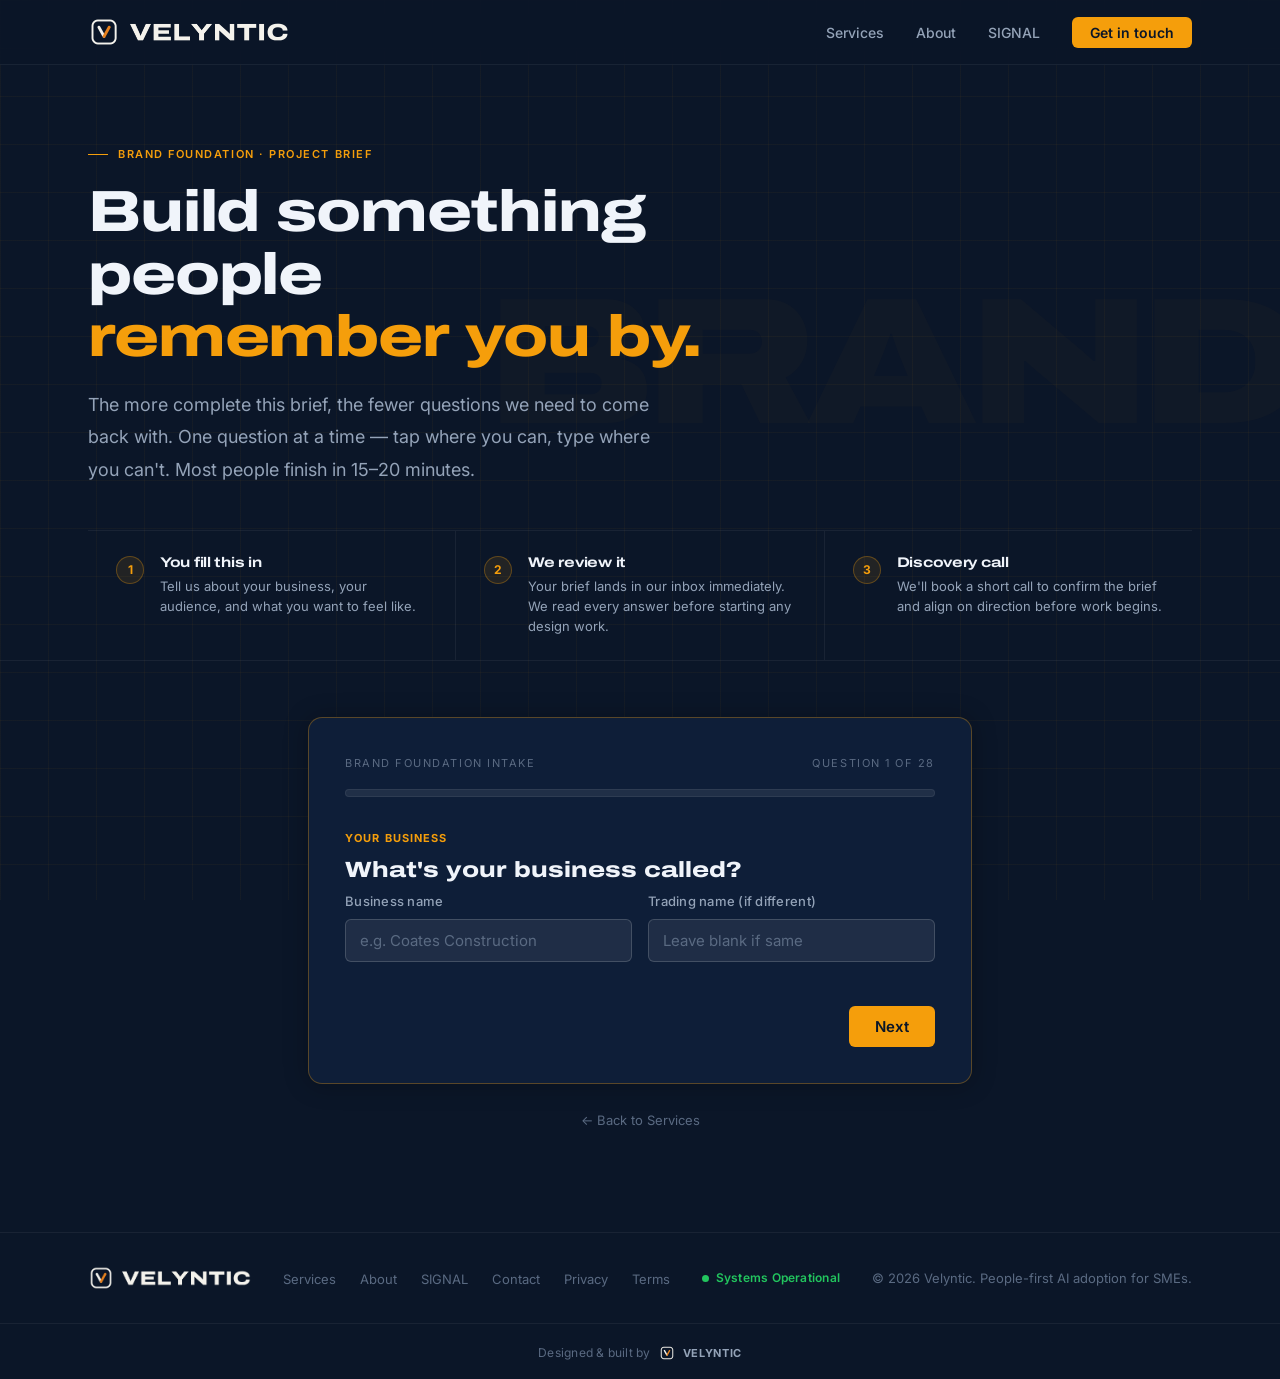
<file: brand-foundation-intake.html>
<!DOCTYPE html>
<html lang="en-GB">
<head>
  <meta charset="UTF-8">
  <meta name="viewport" content="width=device-width, initial-scale=1.0">
  <title>Brand Foundation Intake | Velyntic</title>
  <meta name="description" content="Tell us everything we need to build your Brand Foundation — logo, colour, type, tone of voice and full brand pack — in one sitting.">
  <meta name="robots" content="noindex, nofollow">
  <link rel="icon" type="image/png" href="assets/velyntic-favicon.png">
  <link rel="preconnect" href="https://fonts.googleapis.com">
  <link rel="preconnect" href="https://fonts.gstatic.com" crossorigin>
  <link href="https://fonts.googleapis.com/css2?family=Archivo:wdth,wght@75,400;100,700;100,800;100,900&family=Inter:wght@300;400;500;600&display=swap" rel="stylesheet">
  <link rel="stylesheet" href="css/styles.css">
</head>
<body>

<header id="nav">
  <div class="nav-inner">
    <a href="index.html" class="nav-logo"><img src="assets/velyntic-logo-lockup.png" alt="Velyntic"></a>
    <nav aria-label="Main navigation">
      <ul class="nav-links">
        <li><a href="services.html">Services</a></li>
        <li><a href="about.html">About</a></li>
        <li><a href="signal.html">SIGNAL</a></li>
        <li><a href="contact.html" class="nav-cta">Get in touch</a></li>
      </ul>
    </nav>
    <button class="nav-toggle" id="navToggle" aria-label="Open menu" aria-expanded="false">
      <span></span><span></span><span></span>
    </button>
  </div>
</header>
<nav class="nav-drawer" id="navDrawer">
  <a href="services.html">Services</a>
  <a href="about.html">About</a>
  <a href="signal.html">SIGNAL</a>
  <a href="contact.html">Get in touch</a>
</nav>

<style>
  .intake-hero-v2 {
    padding: 80px 0 0;
    border-bottom: 1px solid var(--border-subtle);
    position: relative; overflow: hidden;
  }
  .intake-hero-v2::after {
    content: 'BRAND';
    position: absolute; right: -20px; top: 50%; transform: translateY(-50%);
    font-family: 'Archivo', sans-serif; font-weight: 900; font-stretch: expanded;
    font-size: 180px; color: rgba(245,158,11,0.025); letter-spacing: -0.05em;
    pointer-events: none; user-select: none; line-height: 1;
  }
  .intake-hero-v2 h1 {
    font-size: clamp(36px, 5vw, 58px);
    max-width: 760px; margin-bottom: 20px;
  }
  .intake-hero-v2 .hero-sub {
    font-size: 18px; color: var(--text-muted);
    max-width: 580px; line-height: 1.8; margin-bottom: 44px;
  }
  .intake-process-strip {
    display: flex; gap: 0;
    border-top: 1px solid var(--border-subtle);
    margin-top: 12px;
  }
  .ips-step {
    flex: 1; padding: 24px 28px;
    border-right: 1px solid var(--border-subtle);
    display: flex; align-items: flex-start; gap: 16px;
  }
  .ips-step:last-child { border-right: none; }
  .ips-num {
    width: 28px; height: 28px; border-radius: 50%;
    background: rgba(245,158,11,0.1); border: 1px solid rgba(245,158,11,0.3);
    display: flex; align-items: center; justify-content: center;
    color: var(--amber); font-weight: 700; font-size: 12px;
    flex-shrink: 0; margin-top: 1px;
  }
  .ips-text h4 {
    font-size: 14px; font-weight: 700; font-stretch: expanded;
    margin-bottom: 4px; line-height: 1.2;
  }
  .ips-text p { font-size: 13px; color: var(--text-muted); line-height: 1.55; margin: 0; }
  @media (max-width: 768px) {
    .intake-process-strip { flex-direction: column; }
    .ips-step { border-right: none; border-bottom: 1px solid var(--border-subtle); padding: 18px 0; }
    .ips-step:last-child { border-bottom: none; }
  }
</style>

<main>
  <section class="intake-hero-v2">
    <div class="container">
      <div class="section-label">Brand Foundation · Project brief</div>
      <h1>Build something people<br><em>remember you by.</em></h1>
      <p class="hero-sub">The more complete this brief, the fewer questions we need to come back with. One question at a time — tap where you can, type where you can't. Most people finish in 15&ndash;20 minutes.</p>
    </div>
    <div class="container">
      <div class="intake-process-strip">
        <div class="ips-step">
          <div class="ips-num">1</div>
          <div class="ips-text">
            <h4>You fill this in</h4>
            <p>Tell us about your business, your audience, and what you want to feel like.</p>
          </div>
        </div>
        <div class="ips-step">
          <div class="ips-num">2</div>
          <div class="ips-text">
            <h4>We review it</h4>
            <p>Your brief lands in our inbox immediately. We read every answer before starting any design work.</p>
          </div>
        </div>
        <div class="ips-step">
          <div class="ips-num">3</div>
          <div class="ips-text">
            <h4>Discovery call</h4>
            <p>We'll book a short call to confirm the brief and align on direction before work begins.</p>
          </div>
        </div>
      </div>
    </div>
  </section>

  <div class="intake-wrap">
    <div class="wiz-panel">
      <div class="wiz-head">
        <span><span class="pulse"></span> Brand Foundation intake</span>
        <span class="wiz-count">Question 1 of 28</span>
      </div>
      <div class="wiz-track"><div class="wiz-fill"></div></div>

      <form action="https://usebasin.com/f/e944697d2caf" method="POST" enctype="multipart/form-data" id="brandForm">
        <input type="text" name="_honeypot" class="basin-hp" tabindex="-1" autocomplete="off">
        <input type="hidden" name="form_name" value="Brand Foundation Intake">

        <!-- 1: business name / trading name -->
        <div class="wiz-step wiz-active">
          <div class="wiz-eyebrow">Your business</div>
          <p class="wiz-question">What's your business called?</p>
          <div class="wiz-field-pair">
            <div class="field">
              <label for="biz-name">Business name</label>
              <input type="text" id="biz-name" name="business_name" data-required="true" required placeholder="e.g. Coates Construction">
            </div>
            <div class="field">
              <label for="trading-name">Trading name (if different)</label>
              <input type="text" id="trading-name" name="trading_name" placeholder="Leave blank if same">
            </div>
          </div>
          <p class="wiz-warn">Please add your business name before continuing.</p>
          <div class="wiz-actions"><button class="wiz-back-btn hidden-vis">Back</button><button class="btn btn-amber wiz-next-btn">Next</button></div>
        </div>

        <!-- 2: trading structure -->
        <div class="wiz-step">
          <div class="wiz-eyebrow">Your business</div>
          <p class="wiz-question">What's your trading structure?</p>
          <input type="hidden" name="trading_structure" data-required="true" required>
          <div class="wiz-opts">
            <button type="button" class="wiz-opt" data-target="trading_structure" data-value="Sole trader">Sole trader<span class="chev">›</span></button>
            <button type="button" class="wiz-opt" data-target="trading_structure" data-value="Partnership">Partnership<span class="chev">›</span></button>
            <button type="button" class="wiz-opt" data-target="trading_structure" data-value="Limited company">Limited company<span class="chev">›</span></button>
            <button type="button" class="wiz-opt" data-target="trading_structure" data-value="Not yet registered / pre-trading">Not yet registered / pre-trading<span class="chev">›</span></button>
            <button type="button" class="wiz-opt" data-target="trading_structure" data-value="Other">Other<span class="chev">›</span></button>
          </div>
          <p class="wiz-warn">Please choose one before continuing.</p>
          <div class="wiz-actions"><button class="wiz-back-btn">Back</button></div>
        </div>

        <!-- 3: industry / established -->
        <div class="wiz-step">
          <div class="wiz-eyebrow">Your business</div>
          <p class="wiz-question">What industry are you in, and how long established?</p>
          <div class="wiz-field-pair">
            <div class="field">
              <label for="industry">Industry / sector</label>
              <input type="text" id="industry" name="industry" data-required="true" required placeholder="e.g. General building & construction">
            </div>
            <div class="field">
              <label for="established">Year established</label>
              <input type="text" id="established" name="year_established" placeholder="e.g. 2001, or New business">
            </div>
          </div>
          <p class="wiz-warn">Please tell us your industry before continuing.</p>
          <div class="wiz-actions"><button class="wiz-back-btn">Back</button><button class="btn btn-amber wiz-next-btn">Next</button></div>
        </div>

        <!-- 4: team size / names -->
        <div class="wiz-step">
          <div class="wiz-eyebrow">Your business <span class="wiz-optional-tag">optional</span></div>
          <p class="wiz-question">Who's on the team?</p>
          <p class="wiz-desc">Names help us get the tone right — skip if it's just you for now.</p>
          <div class="wiz-field-pair">
            <div class="field">
              <label for="team-size">Team size</label>
              <input type="text" id="team-size" name="team_size" placeholder="e.g. Just me, or 3 including subcontractors">
            </div>
            <div class="field">
              <label for="team-names">Key names</label>
              <input type="text" id="team-names" name="team_names" placeholder="e.g. Neil (owner), Mick, Max">
            </div>
          </div>
          <div class="wiz-actions"><button class="wiz-back-btn">Back</button><button class="btn btn-amber wiz-next-btn">Next</button></div>
        </div>

        <!-- 5: contact name / email -->
        <div class="wiz-step">
          <div class="wiz-eyebrow">Getting in touch</div>
          <p class="wiz-question">Who should we contact, and where?</p>
          <div class="wiz-field-pair">
            <div class="field">
              <label for="contact-name">Your name</label>
              <input type="text" id="contact-name" name="contact_name" data-required="true" required>
            </div>
            <div class="field">
              <label for="contact-email">Email address</label>
              <input type="email" id="contact-email" name="contact_email" data-required="true" required>
            </div>
          </div>
          <p class="wiz-warn">Please add your name and email before continuing.</p>
          <div class="wiz-actions"><button class="wiz-back-btn">Back</button><button class="btn btn-amber wiz-next-btn">Next</button></div>
        </div>

        <!-- 6: phone + best contact method -->
        <div class="wiz-step">
          <div class="wiz-eyebrow">Getting in touch</div>
          <p class="wiz-question">What's the best way to reach you?</p>
          <div class="field">
            <label for="contact-phone">Phone number <span class="wiz-optional-tag">optional</span></label>
            <input type="tel" id="contact-phone" name="contact_phone">
          </div>
          <input type="hidden" name="best_contact_method" data-required="true" required>
          <div class="wiz-opts">
            <button type="button" class="wiz-opt" data-target="best_contact_method" data-value="Email">Email<span class="chev">›</span></button>
            <button type="button" class="wiz-opt" data-target="best_contact_method" data-value="Phone call">Phone call<span class="chev">›</span></button>
            <button type="button" class="wiz-opt" data-target="best_contact_method" data-value="WhatsApp">WhatsApp<span class="chev">›</span></button>
            <button type="button" class="wiz-opt" data-target="best_contact_method" data-value="Text message">Text message<span class="chev">›</span></button>
          </div>
          <p class="wiz-warn">Please choose one before continuing.</p>
          <div class="wiz-actions"><button class="wiz-back-btn">Back</button></div>
        </div>

        <!-- 7: public vs private contact -->
        <div class="wiz-step">
          <div class="wiz-eyebrow">Getting in touch <span class="wiz-optional-tag">optional but useful</span></div>
          <p class="wiz-question">Which contact details are OK to print publicly, and which should stay private?</p>
          <p class="wiz-desc">Think business cards, van signage, the website. Some clients want their personal email kept off the public site and only used behind a contact form.</p>
          <div class="field">
            <textarea name="public_vs_private_contact" placeholder="e.g. Phone and WhatsApp are fine everywhere. My personal email should never be shown publicly — keep it behind the website contact form only."></textarea>
          </div>
          <div class="wiz-actions"><button class="wiz-back-btn">Back</button><button class="btn btn-amber wiz-next-btn">Next</button></div>
        </div>

        <!-- 8: domain -->
        <div class="wiz-step">
          <div class="wiz-eyebrow">Getting in touch</div>
          <p class="wiz-question">Do you already have a domain name?</p>
          <input type="hidden" name="domain_status" data-required="true" required>
          <div class="wiz-opts">
            <button type="button" class="wiz-opt" data-target="domain_status" data-value="Own a domain" data-autonext="false">Yes, I own one<span class="chev">›</span></button>
            <button type="button" class="wiz-opt" data-target="domain_status" data-value="Need to buy a domain">No, I need to buy one<span class="chev">›</span></button>
            <button type="button" class="wiz-opt" data-target="domain_status" data-value="Not sure">Not sure<span class="chev">›</span></button>
          </div>
          <div class="field" style="margin-top:16px;">
            <label for="domain-name">Domain name, if known <span class="wiz-optional-tag">optional</span></label>
            <input type="text" id="domain-name" name="domain_name" placeholder="e.g. coates-construction.co.uk">
          </div>
          <p class="wiz-warn">Please choose one before continuing.</p>
          <div class="wiz-actions"><button class="wiz-back-btn">Back</button><button class="btn btn-amber wiz-next-btn">Next</button></div>
        </div>

        <!-- 9: existing brand -->
        <div class="wiz-step">
          <div class="wiz-eyebrow">Getting in touch</div>
          <p class="wiz-question">Do you currently have a logo or brand identity?</p>
          <input type="hidden" name="existing_brand_status" data-required="true" required>
          <div class="wiz-opts">
            <button type="button" class="wiz-opt" data-target="existing_brand_status" data-value="No, starting from nothing">No, starting from nothing<span class="chev">›</span></button>
            <button type="button" class="wiz-opt" data-target="existing_brand_status" data-value="Yes, but I want a completely new one">Yes, but I want a completely new one<span class="chev">›</span></button>
            <button type="button" class="wiz-opt" data-target="existing_brand_status" data-value="Yes, and I want it refreshed, not replaced">Yes, and I want it refreshed, not replaced<span class="chev">›</span></button>
          </div>
          <p class="wiz-warn">Please choose one before continuing.</p>
          <div class="wiz-actions"><button class="wiz-back-btn">Back</button></div>
        </div>

        <!-- 10: what you do -->
        <div class="wiz-step">
          <div class="wiz-eyebrow">What you do</div>
          <p class="wiz-question">Describe what your business does, in your own words.</p>
          <p class="wiz-desc">Don't worry about sounding polished — tell us like you'd tell a mate. We'll shape the language later.</p>
          <div class="field"><textarea name="what_you_do" data-required="true" required style="min-height:130px;"></textarea></div>
          <p class="wiz-warn">Please tell us a little about what you do before continuing.</p>
          <div class="wiz-actions"><button class="wiz-back-btn">Back</button><button class="btn btn-amber wiz-next-btn">Next</button></div>
        </div>

        <!-- 11: full services -->
        <div class="wiz-step">
          <div class="wiz-eyebrow">What you do</div>
          <p class="wiz-question">What's the full list of services or products you offer?</p>
          <p class="wiz-desc">Be as specific and complete as you can — this avoids us guessing or missing something out.</p>
          <div class="field"><textarea name="full_services_list" data-required="true" required></textarea></div>
          <p class="wiz-warn">Please list your services before continuing.</p>
          <div class="wiz-actions"><button class="wiz-back-btn">Back</button><button class="btn btn-amber wiz-next-btn">Next</button></div>
        </div>

        <!-- 12: differentiator -->
        <div class="wiz-step">
          <div class="wiz-eyebrow">What you do</div>
          <p class="wiz-question">What makes you different from competitors?</p>
          <div class="field"><textarea name="differentiator" data-required="true" required placeholder="e.g. We manage the whole job from planning to completion, not just one trade."></textarea></div>
          <p class="wiz-warn">Please tell us what sets you apart before continuing.</p>
          <div class="wiz-actions"><button class="wiz-back-btn">Back</button><button class="btn btn-amber wiz-next-btn">Next</button></div>
        </div>

        <!-- 13: competitors -->
        <div class="wiz-step">
          <div class="wiz-eyebrow">What you do <span class="wiz-optional-tag">optional</span></div>
          <p class="wiz-question">Any competitors or similar businesses worth mentioning?</p>
          <p class="wiz-desc">Name them and tell us what you think of them, good or bad.</p>
          <div class="field"><textarea name="competitors"></textarea></div>
          <div class="wiz-actions"><button class="wiz-back-btn">Back</button><button class="btn btn-amber wiz-next-btn">Next</button></div>
        </div>

        <!-- 14: brand crush -->
        <div class="wiz-step">
          <div class="wiz-eyebrow">What you do <span class="wiz-optional-tag">optional</span></div>
          <p class="wiz-question">Any brands you love the look of, in any industry?</p>
          <p class="wiz-desc">Tell us specifically what you like about each — the words matter more than the names.</p>
          <div class="field"><textarea name="brand_crush" placeholder="e.g. Really like how [brand] uses bold colour and simple type. Not keen on anything too corporate."></textarea></div>
          <div class="wiz-actions"><button class="wiz-back-btn">Back</button><button class="btn btn-amber wiz-next-btn">Next</button></div>
        </div>

        <!-- 15: ideal customer -->
        <div class="wiz-step">
          <div class="wiz-eyebrow">Audience & positioning</div>
          <p class="wiz-question">Who is your ideal customer?</p>
          <div class="field"><textarea name="ideal_customer" data-required="true" required placeholder="e.g. Homeowners in Catterick and Richmond wanting extensions or renovations done properly, without chasing multiple trades."></textarea></div>
          <p class="wiz-warn">Please describe your ideal customer before continuing.</p>
          <div class="wiz-actions"><button class="wiz-back-btn">Back</button><button class="btn btn-amber wiz-next-btn">Next</button></div>
        </div>

        <!-- 16: existing feedback -->
        <div class="wiz-step">
          <div class="wiz-eyebrow">Audience & positioning <span class="wiz-optional-tag">optional</span></div>
          <p class="wiz-question">What do customers already say about you?</p>
          <p class="wiz-desc">Real quotes or reviews if you have them, in their own words.</p>
          <div class="field"><textarea name="existing_customer_feedback" placeholder="e.g. 'Great quality, reliable, honest, down-to-earth'"></textarea></div>
          <div class="wiz-actions"><button class="wiz-back-btn">Back</button><button class="btn btn-amber wiz-next-btn">Next</button></div>
        </div>

        <!-- 17: one sentence / tagline -->
        <div class="wiz-step">
          <div class="wiz-eyebrow">Audience & positioning <span class="wiz-optional-tag">optional</span></div>
          <p class="wiz-question">If a happy customer described you in one sentence, what would you want them to say?</p>
          <div class="wiz-field-pair">
            <div class="field">
              <label for="one-sentence">One sentence</label>
              <input type="text" id="one-sentence" name="one_sentence_positioning">
            </div>
            <div class="field">
              <label for="tagline-ideas">Any tagline ideas already in mind?</label>
              <input type="text" id="tagline-ideas" name="tagline_ideas" placeholder="e.g. Built Right">
            </div>
          </div>
          <div class="wiz-actions"><button class="wiz-back-btn">Back</button><button class="btn btn-amber wiz-next-btn">Next</button></div>
        </div>

        <!-- 18: five words -->
        <div class="wiz-step">
          <div class="wiz-eyebrow">Voice & personality</div>
          <p class="wiz-question">Give us five words for how your brand should feel.</p>
          <div class="field"><input type="text" name="five_brand_words" data-required="true" required placeholder="e.g. Honest, solid, straightforward, local, capable"></div>
          <p class="wiz-warn">Please add a few words before continuing.</p>
          <div class="wiz-actions"><button class="wiz-back-btn">Back</button><button class="btn btn-amber wiz-next-btn">Next</button></div>
        </div>

        <!-- 19: tone -->
        <div class="wiz-step">
          <div class="wiz-eyebrow">Voice & personality</div>
          <p class="wiz-question">Which of these tones fit your brand?</p>
          <p class="wiz-desc">Tap all that apply.</p>
          <div class="wiz-toggle-grid">
            <label class="wiz-toggle"><input type="checkbox" name="tone[]" value="Professional" style="display:none"><span class="tick"></span>Professional</label>
            <label class="wiz-toggle"><input type="checkbox" name="tone[]" value="Friendly" style="display:none"><span class="tick"></span>Friendly</label>
            <label class="wiz-toggle"><input type="checkbox" name="tone[]" value="Bold" style="display:none"><span class="tick"></span>Bold</label>
            <label class="wiz-toggle"><input type="checkbox" name="tone[]" value="Traditional" style="display:none"><span class="tick"></span>Traditional</label>
            <label class="wiz-toggle"><input type="checkbox" name="tone[]" value="Premium" style="display:none"><span class="tick"></span>Premium</label>
            <label class="wiz-toggle"><input type="checkbox" name="tone[]" value="Down-to-earth" style="display:none"><span class="tick"></span>Down-to-earth</label>
            <label class="wiz-toggle"><input type="checkbox" name="tone[]" value="Playful" style="display:none"><span class="tick"></span>Playful</label>
            <label class="wiz-toggle"><input type="checkbox" name="tone[]" value="Authoritative" style="display:none"><span class="tick"></span>Authoritative</label>
          </div>
          <div class="wiz-actions"><button class="wiz-back-btn">Back</button><button class="btn btn-amber wiz-next-btn">Next</button></div>
        </div>

        <!-- 20: avoid words -->
        <div class="wiz-step">
          <div class="wiz-eyebrow">Voice & personality <span class="wiz-optional-tag">optional</span></div>
          <p class="wiz-question">Any words, phrases, or clichés we should avoid?</p>
          <div class="field"><input type="text" name="words_to_avoid" placeholder="e.g. No 'synergy', no 'family-run' clichés"></div>
          <div class="wiz-actions"><button class="wiz-back-btn">Back</button><button class="btn btn-amber wiz-next-btn">Next</button></div>
        </div>

        <!-- 21: style direction -->
        <div class="wiz-step">
          <div class="wiz-eyebrow">Visual preferences</div>
          <p class="wiz-question">Which style direction feels closest to right?</p>
          <p class="wiz-desc">Tap all that apply — nothing here is final, it just steers our first direction.</p>
          <div class="wiz-toggle-grid">
            <label class="wiz-toggle"><input type="checkbox" name="style[]" value="Modern & minimal" style="display:none"><span class="tick"></span>Modern & minimal</label>
            <label class="wiz-toggle"><input type="checkbox" name="style[]" value="Bold & industrial" style="display:none"><span class="tick"></span>Bold & industrial</label>
            <label class="wiz-toggle"><input type="checkbox" name="style[]" value="Traditional & trustworthy" style="display:none"><span class="tick"></span>Traditional & trustworthy</label>
            <label class="wiz-toggle"><input type="checkbox" name="style[]" value="Premium & elegant" style="display:none"><span class="tick"></span>Premium & elegant</label>
            <label class="wiz-toggle"><input type="checkbox" name="style[]" value="Warm & approachable" style="display:none"><span class="tick"></span>Warm & approachable</label>
            <label class="wiz-toggle"><input type="checkbox" name="style[]" value="Playful & creative" style="display:none"><span class="tick"></span>Playful & creative</label>
          </div>
          <div class="wiz-actions"><button class="wiz-back-btn">Back</button><button class="btn btn-amber wiz-next-btn">Next</button></div>
        </div>

        <!-- 22: colours -->
        <div class="wiz-step">
          <div class="wiz-eyebrow">Visual preferences</div>
          <p class="wiz-question">Any colours you love, or want to avoid?</p>
          <div class="wiz-field-pair">
            <div class="field">
              <label for="colours-love">Colours you love</label>
              <input type="text" id="colours-love" name="colours_love" placeholder="e.g. Navy, red">
            </div>
            <div class="field">
              <label for="colours-avoid">Colours to avoid</label>
              <input type="text" id="colours-avoid" name="colours_avoid" placeholder="e.g. Nothing neon">
            </div>
          </div>
          <div class="wiz-actions"><button class="wiz-back-btn">Back</button><button class="btn btn-amber wiz-next-btn">Next</button></div>
        </div>

        <!-- 23: colour meaning / fonts -->
        <div class="wiz-step">
          <div class="wiz-eyebrow">Visual preferences <span class="wiz-optional-tag">optional</span></div>
          <p class="wiz-question">Any colour with particular meaning to you, or fonts you like?</p>
          <div class="field">
            <label for="colour-meaning">Colour meaning</label>
            <input type="text" id="colour-meaning" name="colour_meaning" placeholder="e.g. Red for safety/site signage association">
          </div>
          <div class="field">
            <label for="fonts-liked">Fonts or lettering styles you like</label>
            <textarea id="fonts-liked" name="fonts_liked"></textarea>
          </div>
          <div class="wiz-actions"><button class="wiz-back-btn">Back</button><button class="btn btn-amber wiz-next-btn">Next</button></div>
        </div>

        <!-- 24: applications -->
        <div class="wiz-step">
          <div class="wiz-eyebrow">Practical rollout</div>
          <p class="wiz-question">Where will this brand actually be applied?</p>
          <p class="wiz-desc">Tap all that apply — this tells us what to prioritise and build first.</p>
          <div class="wiz-toggle-grid" data-required="true">
            <label class="wiz-toggle"><input type="checkbox" name="applications[]" value="Website" style="display:none"><span class="tick"></span>Website</label>
            <label class="wiz-toggle"><input type="checkbox" name="applications[]" value="Social media" style="display:none"><span class="tick"></span>Social media</label>
            <label class="wiz-toggle"><input type="checkbox" name="applications[]" value="Signage" style="display:none"><span class="tick"></span>Signage</label>
            <label class="wiz-toggle"><input type="checkbox" name="applications[]" value="Vehicle livery" style="display:none"><span class="tick"></span>Vehicle livery</label>
            <label class="wiz-toggle"><input type="checkbox" name="applications[]" value="Workwear" style="display:none"><span class="tick"></span>Workwear</label>
            <label class="wiz-toggle"><input type="checkbox" name="applications[]" value="Stationery / print" style="display:none"><span class="tick"></span>Stationery / print</label>
            <label class="wiz-toggle"><input type="checkbox" name="applications[]" value="Invoices / quotes" style="display:none"><span class="tick"></span>Invoices & quotes</label>
            <label class="wiz-toggle"><input type="checkbox" name="applications[]" value="Email signature" style="display:none"><span class="tick"></span>Email signature</label>
          </div>
          <p class="wiz-warn">Please choose at least one before continuing.</p>
          <div class="wiz-actions"><button class="wiz-back-btn">Back</button><button class="btn btn-amber wiz-next-btn">Next</button></div>
        </div>

        <!-- 25: specific formats -->
        <div class="wiz-step">
          <div class="wiz-eyebrow">Practical rollout <span class="wiz-optional-tag">optional</span></div>
          <p class="wiz-question">Any specific sizes, quantities, or formats you already know you'll need?</p>
          <div class="field"><textarea name="specific_formats" placeholder="e.g. Van is a Transit (side + rear doors), need 250 business cards, one polo shirt design for 3 staff"></textarea></div>
          <div class="wiz-actions"><button class="wiz-back-btn">Back</button><button class="btn btn-amber wiz-next-btn">Next</button></div>
        </div>

        <!-- 26: existing assets -->
        <div class="wiz-step">
          <div class="wiz-eyebrow">Practical rollout <span class="wiz-optional-tag">optional</span></div>
          <p class="wiz-question">Any existing photography, logos, or files we should work from?</p>
          <div class="field"><textarea name="existing_assets"></textarea></div>
          <div class="wiz-actions"><button class="wiz-back-btn">Back</button><button class="btn btn-amber wiz-next-btn">Next</button></div>
        </div>

        <!-- 27: timeline / budget -->
        <div class="wiz-step">
          <div class="wiz-eyebrow">Practical rollout</div>
          <p class="wiz-question">Any deadline, and which budget band fits best?</p>
          <div class="field">
            <label for="timeline">Deadline or target date <span class="wiz-optional-tag">optional</span></label>
            <input type="text" id="timeline" name="timeline" placeholder="e.g. No fixed date / Need for a job starting in 4 weeks">
          </div>
          <input type="hidden" name="budget_band">
          <div class="wiz-opts">
            <button type="button" class="wiz-opt" data-target="budget_band" data-value="Around £1,500 (core pack)">Around £1,500 (core pack)<span class="chev">›</span></button>
            <button type="button" class="wiz-opt" data-target="budget_band" data-value="£2,000–£3,000 (fuller rollout)">£2,000–£3,000 (fuller rollout)<span class="chev">›</span></button>
            <button type="button" class="wiz-opt" data-target="budget_band" data-value="£3,000+ (full rollout incl. signage/vehicle)">£3,000+ (signage & vehicle included)<span class="chev">›</span></button>
            <button type="button" class="wiz-opt" data-target="budget_band" data-value="Not sure - advise me" data-autonext="false">Not sure — advise me<span class="chev">›</span></button>
          </div>
          <div class="wiz-actions"><button class="wiz-back-btn">Back</button><button class="btn btn-amber wiz-next-btn">Next</button></div>
        </div>

        <!-- 28: anything else + submit -->
        <div class="wiz-step">
          <div class="wiz-eyebrow">Last one</div>
          <p class="wiz-question">Anything else we should know before we start?</p>
          <div class="field"><textarea name="anything_else"></textarea></div>
          <div class="wiz-actions"><button class="wiz-back-btn">Back</button><button class="btn btn-amber wiz-next-btn" data-submit-label="Submit my brief">Submit my brief</button></div>
        </div>
      </form>

      <div class="wiz-thankyou" id="brandThankYou">
        <div class="capture-h">&#10003; Thanks — that's everything we need.</div>
        <p>Your Brand Foundation brief has landed with Velyntic. We'll confirm receipt within one working day, and we shouldn't need to come back to you for anything covered above.</p>
      </div>
    </div>
    <div class="intake-back"><a href="services.html">&larr; Back to Services</a></div>
  </div>
</main>

<footer>
  <div class="footer-main">
    <a href="index.html" class="footer-logo"><img src="assets/velyntic-logo-lockup.png" alt="Velyntic"></a>
    <ul class="footer-links">
      <li><a href="services.html">Services</a></li>
      <li><a href="about.html">About</a></li>
      <li><a href="signal.html">SIGNAL</a></li>
      <li><a href="contact.html">Contact</a></li>
      <li><a href="privacy.html">Privacy</a></li>
      <li><a href="terms.html">Terms</a></li>
    </ul>
    <span class="footer-status"><span class="fs-dot"></span>Systems Operational</span>
    <p class="footer-copy">&copy; 2026 Velyntic. People-first AI adoption for SMEs.</p>
  </div>
  <div class="footer-credit">
    <div class="footer-credit-inner">
      Designed &amp; built by
      <img src="assets/velyntic-mark.png" alt="Velyntic mark">
      <strong>VELYNTIC</strong>
    </div>
  </div>
</footer>

<script src="js/main.js"></script>
<script src="js/wizard.js"></script>
<script>initWizard('brandForm', 'brandThankYou');</script>
</body>
</html>
</file>
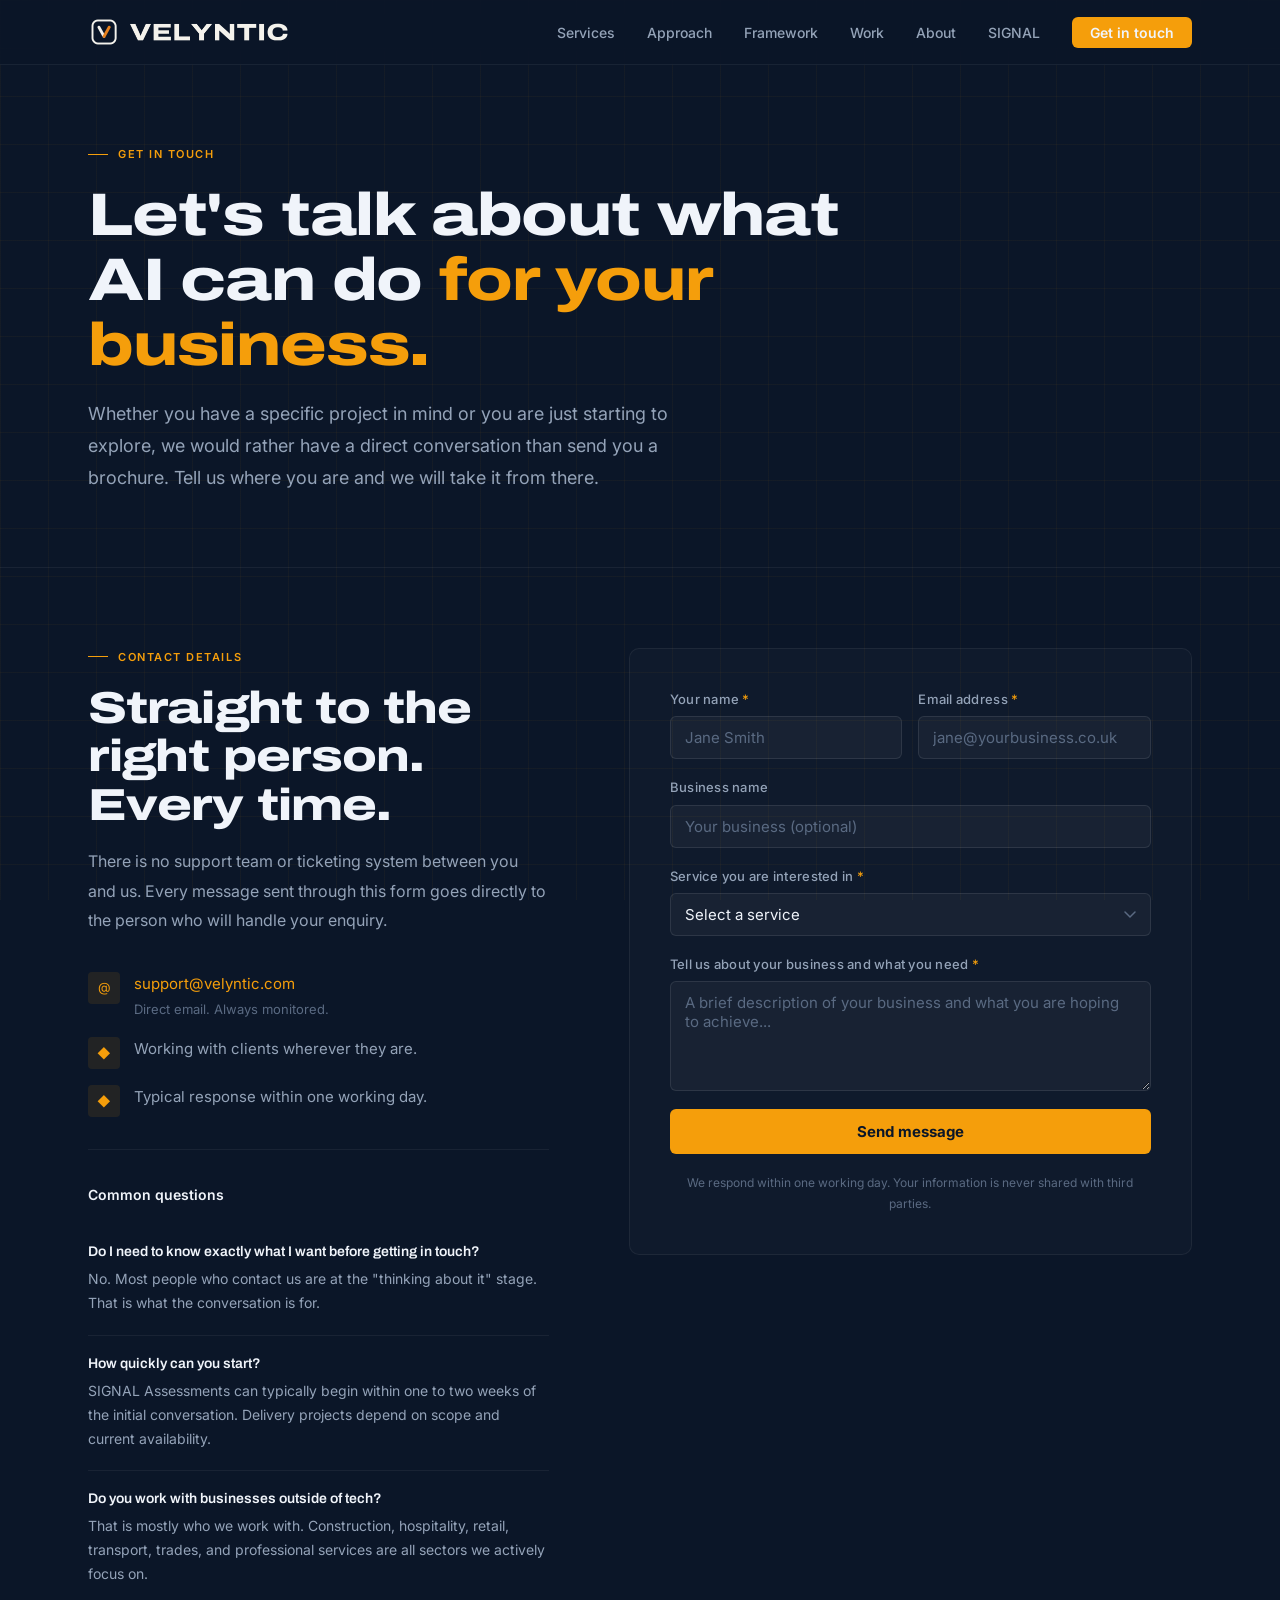
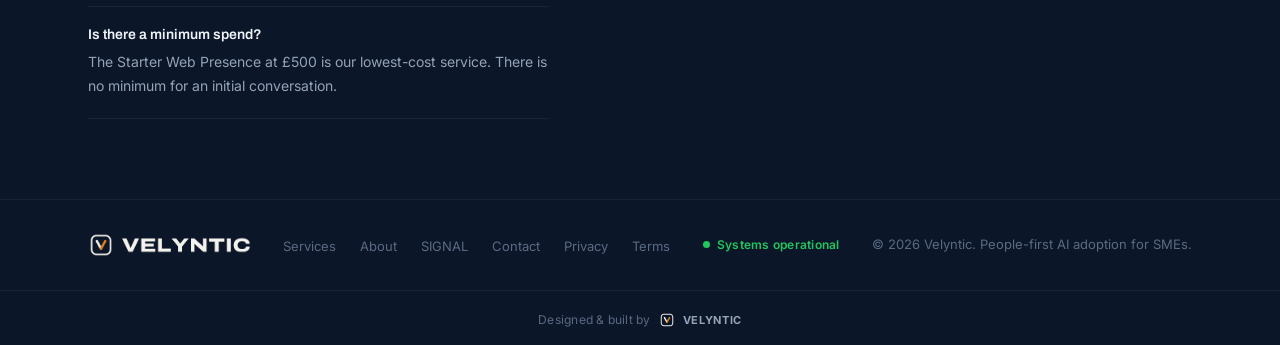
<file: contact.html>
<!DOCTYPE html>
<html lang="en-GB">
<head>
  <meta charset="UTF-8">
  <meta name="viewport" content="width=device-width, initial-scale=1.0">
  <title>Contact Velyntic | AI & Web Design Enquiries | North Yorkshire, UK</title>
  <meta name="description" content="Get in touch with Velyntic for AI consultancy, website design, or brand identity services. Based in North Yorkshire, responding within one working day. support@velyntic.com. No ticketing system — straight to the person who does the work.">
  <meta name="keywords" content="contact Velyntic, AI consultant enquiry, web design quote North Yorkshire, website design enquiry, AI consultancy contact, get in touch Velyntic, small business website quote, Catterick web designer contact, Richmond AI consultant">
  <meta name="robots" content="index, follow, max-image-preview:large, max-snippet:-1, max-video-preview:-1">
  <meta name="author" content="Michael Goggs, Velyntic">
  <meta name="geo.region" content="GB-NYK">
  <meta name="geo.placename" content="Catterick, North Yorkshire">
  <meta name="geo.position" content="54.3788;-1.7261">
  <meta name="ICBM" content="54.3788, -1.7261">
  <meta name="theme-color" content="#0B1628">
  <link rel="canonical" href="https://velyntic.com/contact.html">

  <!-- Open Graph -->
  <meta property="og:type" content="website">
  <meta property="og:site_name" content="Velyntic">
  <meta property="og:title" content="Contact Velyntic | AI & Web Design Enquiries">
  <meta property="og:description" content="Get in touch for AI consultancy, website design, or brand identity. Based in North Yorkshire, responding within one working day.">
  <meta property="og:url" content="https://velyntic.com/contact.html">
  <meta property="og:image" content="https://velyntic.com/assets/velyntic-og.png">
  <meta property="og:image:width" content="1200">
  <meta property="og:image:height" content="630">
  <meta property="og:locale" content="en_GB">

  <!-- Twitter Card -->
  <meta name="twitter:card" content="summary_large_image">
  <meta name="twitter:title" content="Contact Velyntic | AI & Web Design Enquiries">
  <meta name="twitter:description" content="Get in touch for AI consultancy, website design, or brand identity. Based in North Yorkshire, responding within one working day.">
  <meta name="twitter:image" content="https://velyntic.com/assets/velyntic-og.png">

  <link rel="icon" type="image/png" href="assets/velyntic-favicon.png">
  <link rel="preconnect" href="https://fonts.googleapis.com">
  <link rel="preconnect" href="https://fonts.gstatic.com" crossorigin>
  <link href="https://fonts.googleapis.com/css2?family=Archivo:wdth,wght@75,400;100,700;100,800;100,900&family=Inter:wght@300;400;500;600&display=swap" rel="stylesheet">
  <link rel="stylesheet" href="css/styles.css?v=20260729a">
  <style>
    .contact-section { padding: 80px 0; }
    .contact-layout { display: grid; grid-template-columns: 0.9fr 1.1fr; gap: 80px; align-items: start; }
    .contact-info .section-title { max-width: 400px; }
    .contact-info > p { font-size: 16px; color: var(--text-muted); line-height: 1.85; margin-bottom: 36px; }
    .contact-detail { display: flex; align-items: flex-start; gap: 14px; margin-bottom: 16px; font-size: 15px; color: var(--text-muted); }
    .contact-detail-icon { width: 32px; height: 32px; background: rgba(245,158,11,0.1); border-radius: 4px; display: flex; align-items: center; justify-content: center; color: var(--amber); font-size: 13px; flex-shrink: 0; }
    .contact-detail a { color: var(--amber); text-decoration: none; }
    .contact-detail a:hover { text-decoration: underline; }
    .contact-info-divider { height: 1px; background: var(--border-subtle); margin: 32px 0; }
    .faq { margin-top: 8px; }
    .faq-item { border-bottom: 1px solid var(--border-subtle); padding: 20px 0; }
    .faq-item h4 { font-size: 14px; font-weight: 600; font-stretch: normal; letter-spacing: 0; margin-bottom: 8px; color: var(--text-primary); }
    .faq-item p { font-size: 14px; color: var(--text-muted); line-height: 1.7; margin: 0; }

    @media (max-width: 768px) {
      .contact-layout { grid-template-columns: 1fr; gap: 48px; }
    }
  </style>
</head>
<body>

<header id="nav">
  <div class="nav-inner">
    <a href="index.html" class="nav-logo"><img src="assets/velyntic-logo-lockup.png" alt="Velyntic"></a>
    <nav aria-label="Main navigation">
      <ul class="nav-links">
        <li><a href="services.html">Services</a></li>
        <li><a href="approach.html">Approach</a></li>
        <li><a href="framework.html">Framework</a></li>
        <li><a href="work.html">Work</a></li>
        <li><a href="about.html">About</a></li>
        <li><a href="signal.html">SIGNAL</a></li>
        <li><a href="contact.html" class="nav-cta active">Get in touch</a></li>
      </ul>
    </nav>
    <button class="nav-toggle" id="navToggle" aria-label="Open menu" aria-expanded="false">
      <span></span><span></span><span></span>
    </button>
  </div>
</header>
<nav class="nav-drawer" id="navDrawer" aria-label="Mobile navigation">
  <a href="services.html">Services</a>
  <a href="approach.html">Approach</a>
  <a href="framework.html">Framework</a>
  <a href="work.html">Work</a>
  <a href="about.html">About</a>
  <a href="signal.html">SIGNAL</a>
  <a href="contact.html">Get in touch</a>
</nav>

<main>
  <section class="page-hero">
    <div class="container">
      <div class="section-label">Get in touch</div>
      <h1>Let's talk about what AI can do <em>for your business.</em></h1>
      <p>Whether you have a specific project in mind or you are just starting to explore, we would rather have a direct conversation than send you a brochure. Tell us where you are and we will take it from there.</p>
    </div>
  </section>

  <section class="contact-section">
    <div class="container">
      <div class="contact-layout">
        <div class="contact-info">
          <div class="section-label">Contact details</div>
          <h2 class="section-title">Straight to the right person. Every time.</h2>
          <p>There is no support team or ticketing system between you and us. Every message sent through this form goes directly to the person who will handle your enquiry.</p>

          <div class="contact-detail">
            <div class="contact-detail-icon">@</div>
            <div><a href="mailto:support@velyntic.com">support@velyntic.com</a><br><span style="font-size:13px;color:var(--text-dim);">Direct email. Always monitored.</span></div>
          </div>
          <div class="contact-detail">
            <div class="contact-detail-icon">&#9670;</div>
            <div>Working with clients wherever they are.</div>
          </div>
          <div class="contact-detail">
            <div class="contact-detail-icon">&#9670;</div>
            <div>Typical response within one working day.</div>
          </div>

          <div class="contact-info-divider"></div>

          <p style="font-size:14px;font-weight:600;color:var(--text-primary);margin-bottom:16px;">Common questions</p>
          <div class="faq">
            <div class="faq-item">
              <h4>Do I need to know exactly what I want before getting in touch?</h4>
              <p>No. Most people who contact us are at the "thinking about it" stage. That is what the conversation is for.</p>
            </div>
            <div class="faq-item">
              <h4>How quickly can you start?</h4>
              <p>SIGNAL Assessments can typically begin within one to two weeks of the initial conversation. Delivery projects depend on scope and current availability.</p>
            </div>
            <div class="faq-item">
              <h4>Do you work with businesses outside of tech?</h4>
              <p>That is mostly who we work with. Construction, hospitality, retail, transport, trades, and professional services are all sectors we actively focus on.</p>
            </div>
            <div class="faq-item">
              <h4>Is there a minimum spend?</h4>
              <p>The Starter Web Presence at £500 is our lowest-cost service. There is no minimum for an initial conversation.</p>
            </div>
          </div>
        </div>

        <div class="contact-form">
          <form action="https://usebasin.com/f/0cc7b4fff8bb" method="POST" enctype="multipart/form-data">
            <input type="text" name="_honeypot" class="basin-hp" tabindex="-1" autocomplete="off">
            <div class="form-stack">
              <div class="form-row">
                <div class="field">
                  <label for="name">Your name <span style="color:var(--amber)">*</span></label>
                  <input type="text" id="name" name="name" required placeholder="Jane Smith" autocomplete="name">
                </div>
                <div class="field">
                  <label for="email">Email address <span style="color:var(--amber)">*</span></label>
                  <input type="email" id="email" name="email" required placeholder="jane@yourbusiness.co.uk" autocomplete="email">
                </div>
              </div>
              <div class="field">
                <label for="company">Business name</label>
                <input type="text" id="company" name="company" placeholder="Your business (optional)" autocomplete="organization">
              </div>
              <div class="field">
                <label for="service">Service you are interested in <span style="color:var(--amber)">*</span></label>
                <select id="service" name="service" required>
                  <option value="" disabled selected>Select a service</option>
                  <option value="SIGNAL Assessment">SIGNAL Assessment</option>
                  <option value="Starter Web Presence">Starter Web Presence</option>
                  <option value="AI Web Build">AI Web Build</option>
                  <option value="Brand Foundation">Brand Foundation</option>
                  <option value="AI Consultancy">AI Consultancy</option>
                  <option value="EVOLVE Partnership">EVOLVE Partnership</option>
                  <option value="Not sure yet">Not sure yet</option>
                </select>
              </div>
              <div class="field">
                <label for="message">Tell us about your business and what you need <span style="color:var(--amber)">*</span></label>
                <textarea id="message" name="message" required placeholder="A brief description of your business and what you are hoping to achieve..."></textarea>
              </div>
              <button type="submit" class="form-submit">Send message</button>
              <p class="form-note">We respond within one working day. Your information is never shared with third parties.</p>
            </div>
          </form>
        </div>
      </div>
    </div>
  </section>
</main>

<footer>
  <div class="footer-main">
    <a href="index.html" class="footer-logo"><img src="assets/velyntic-logo-lockup.png" alt="Velyntic"></a>
    <ul class="footer-links">
      <li><a href="services.html">Services</a></li>
      <li><a href="about.html">About</a></li>
      <li><a href="signal.html">SIGNAL</a></li>
      <li><a href="contact.html">Contact</a></li>
      <li><a href="privacy.html">Privacy</a></li>
      <li><a href="terms.html">Terms</a></li>
    </ul>
    <span class="footer-status"><span class="fs-dot"></span>Systems operational</span>
    <p class="footer-copy">&copy; 2026 Velyntic. People-first AI adoption for SMEs.</p>
  </div>
  <div class="footer-credit">
    <div class="footer-credit-inner">
      Designed &amp; built by
      <img src="assets/velyntic-mark.png" alt="Velyntic mark">
      <strong>VELYNTIC</strong>
    </div>
  </div>
</footer>

<script src="js/main.js?v=20260729a"></script>

<!-- Structured Data: ContactPage + FAQPage + BreadcrumbList -->
<script type="application/ld+json">
[
  {
    "@context": "https://schema.org",
    "@type": "BreadcrumbList",
    "itemListElement": [
      { "@type": "ListItem", "position": 1, "name": "Home", "item": "https://velyntic.com/" },
      { "@type": "ListItem", "position": 2, "name": "Contact", "item": "https://velyntic.com/contact.html" }
    ]
  },
  {
    "@context": "https://schema.org",
    "@type": "ContactPage",
    "name": "Contact Velyntic",
    "url": "https://velyntic.com/contact.html",
    "description": "Get in touch with Velyntic for AI consultancy, website design, or brand identity services.",
    "mainEntity": {
      "@type": "LocalBusiness",
      "@id": "https://velyntic.com/#organization",
      "name": "Velyntic",
      "email": "support@velyntic.com",
      "url": "https://velyntic.com",
      "address": {
        "@type": "PostalAddress",
        "addressRegion": "North Yorkshire",
        "addressCountry": "GB"
      },
      "contactPoint": {
        "@type": "ContactPoint",
        "email": "support@velyntic.com",
        "contactType": "customer service",
        "availableLanguage": "English",
        "areaServed": "GB"
      }
    }
  },
  {
    "@context": "https://schema.org",
    "@type": "FAQPage",
    "mainEntity": [
      {
        "@type": "Question",
        "name": "Do I need to know exactly what I want before getting in touch with Velyntic?",
        "acceptedAnswer": {
          "@type": "Answer",
          "text": "No. Most people who contact us are at the 'thinking about it' stage. That is what the conversation is for."
        }
      },
      {
        "@type": "Question",
        "name": "How quickly can Velyntic start a project?",
        "acceptedAnswer": {
          "@type": "Answer",
          "text": "SIGNAL Assessments can typically begin within one to two weeks of the initial conversation. Delivery projects depend on scope and current availability."
        }
      },
      {
        "@type": "Question",
        "name": "Does Velyntic work with businesses outside of tech?",
        "acceptedAnswer": {
          "@type": "Answer",
          "text": "That is mostly who we work with. Construction, hospitality, retail, transport, trades, and professional services are all sectors we actively focus on."
        }
      },
      {
        "@type": "Question",
        "name": "Is there a minimum spend with Velyntic?",
        "acceptedAnswer": {
          "@type": "Answer",
          "text": "The Starter Web Presence at £500 is our lowest-cost service. There is no minimum for an initial conversation."
        }
      }
    ]
  }
]
</script>
</body>
</html>
</file>
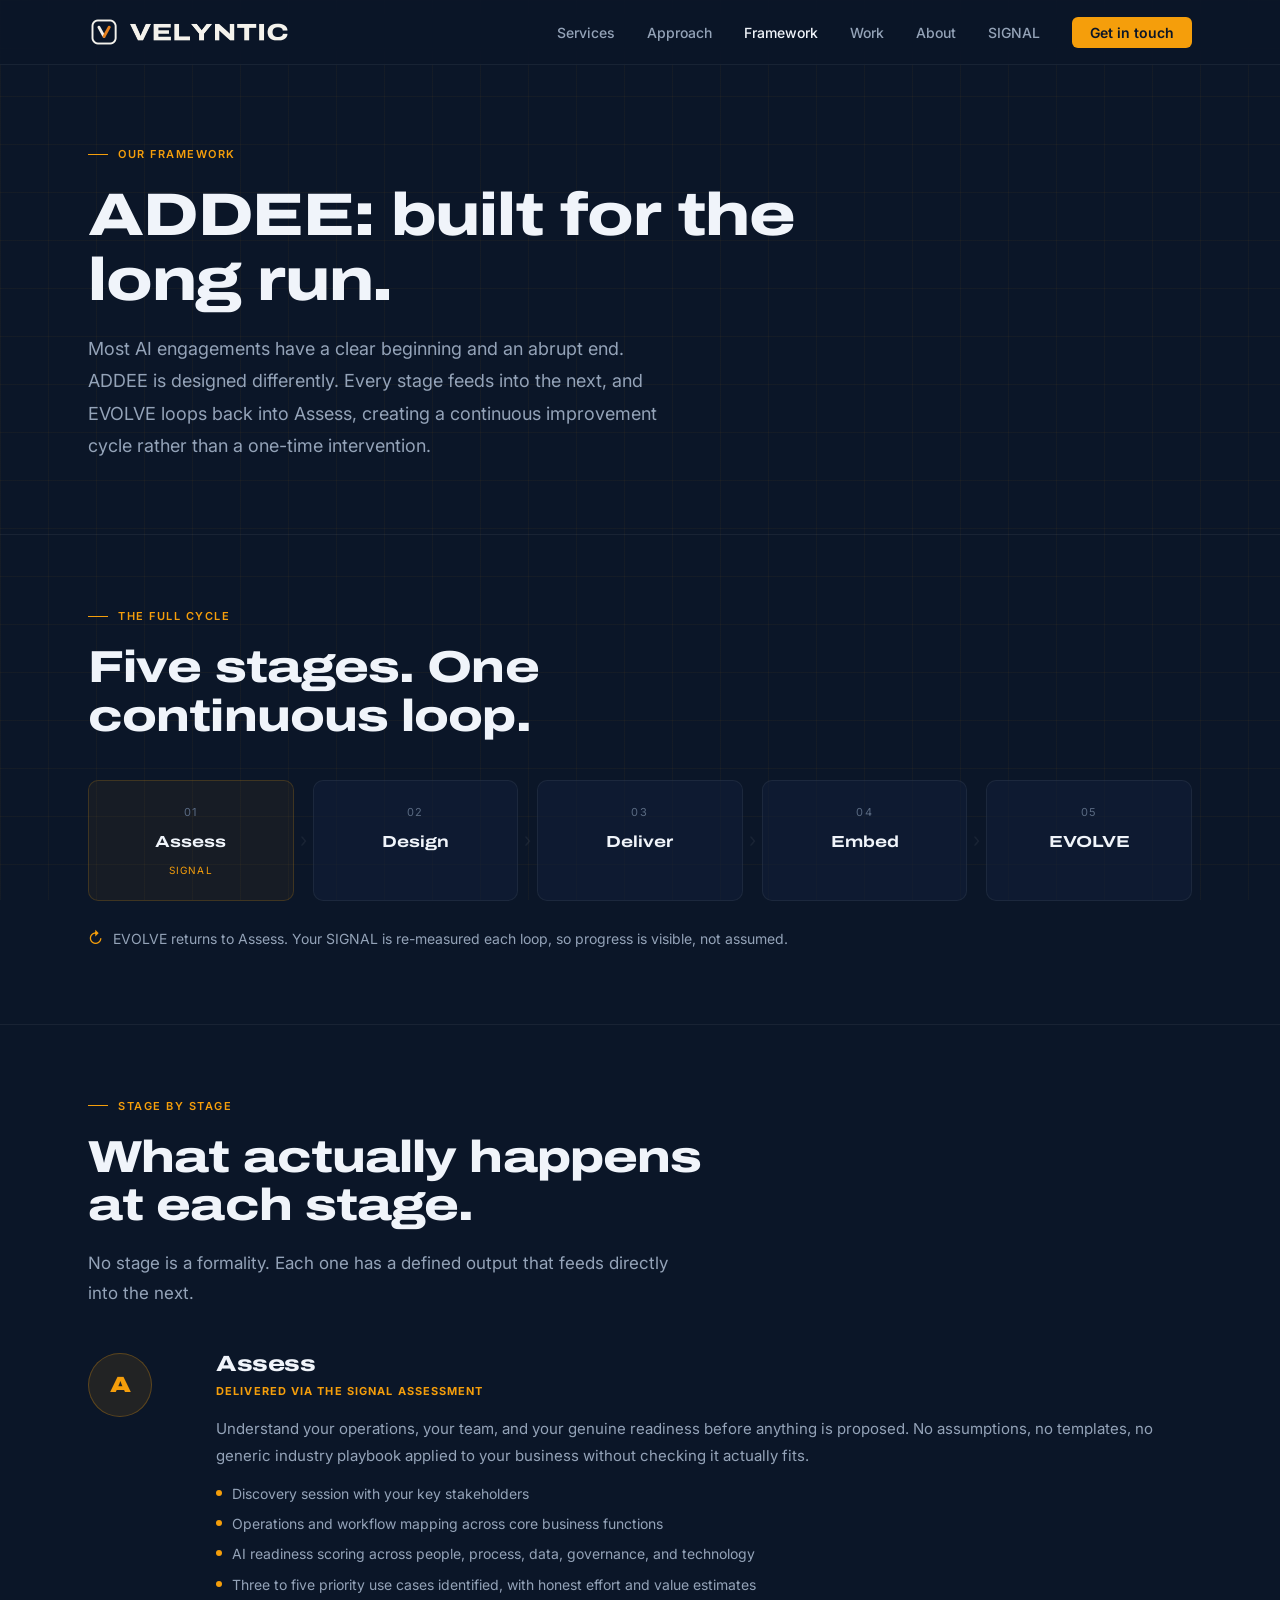
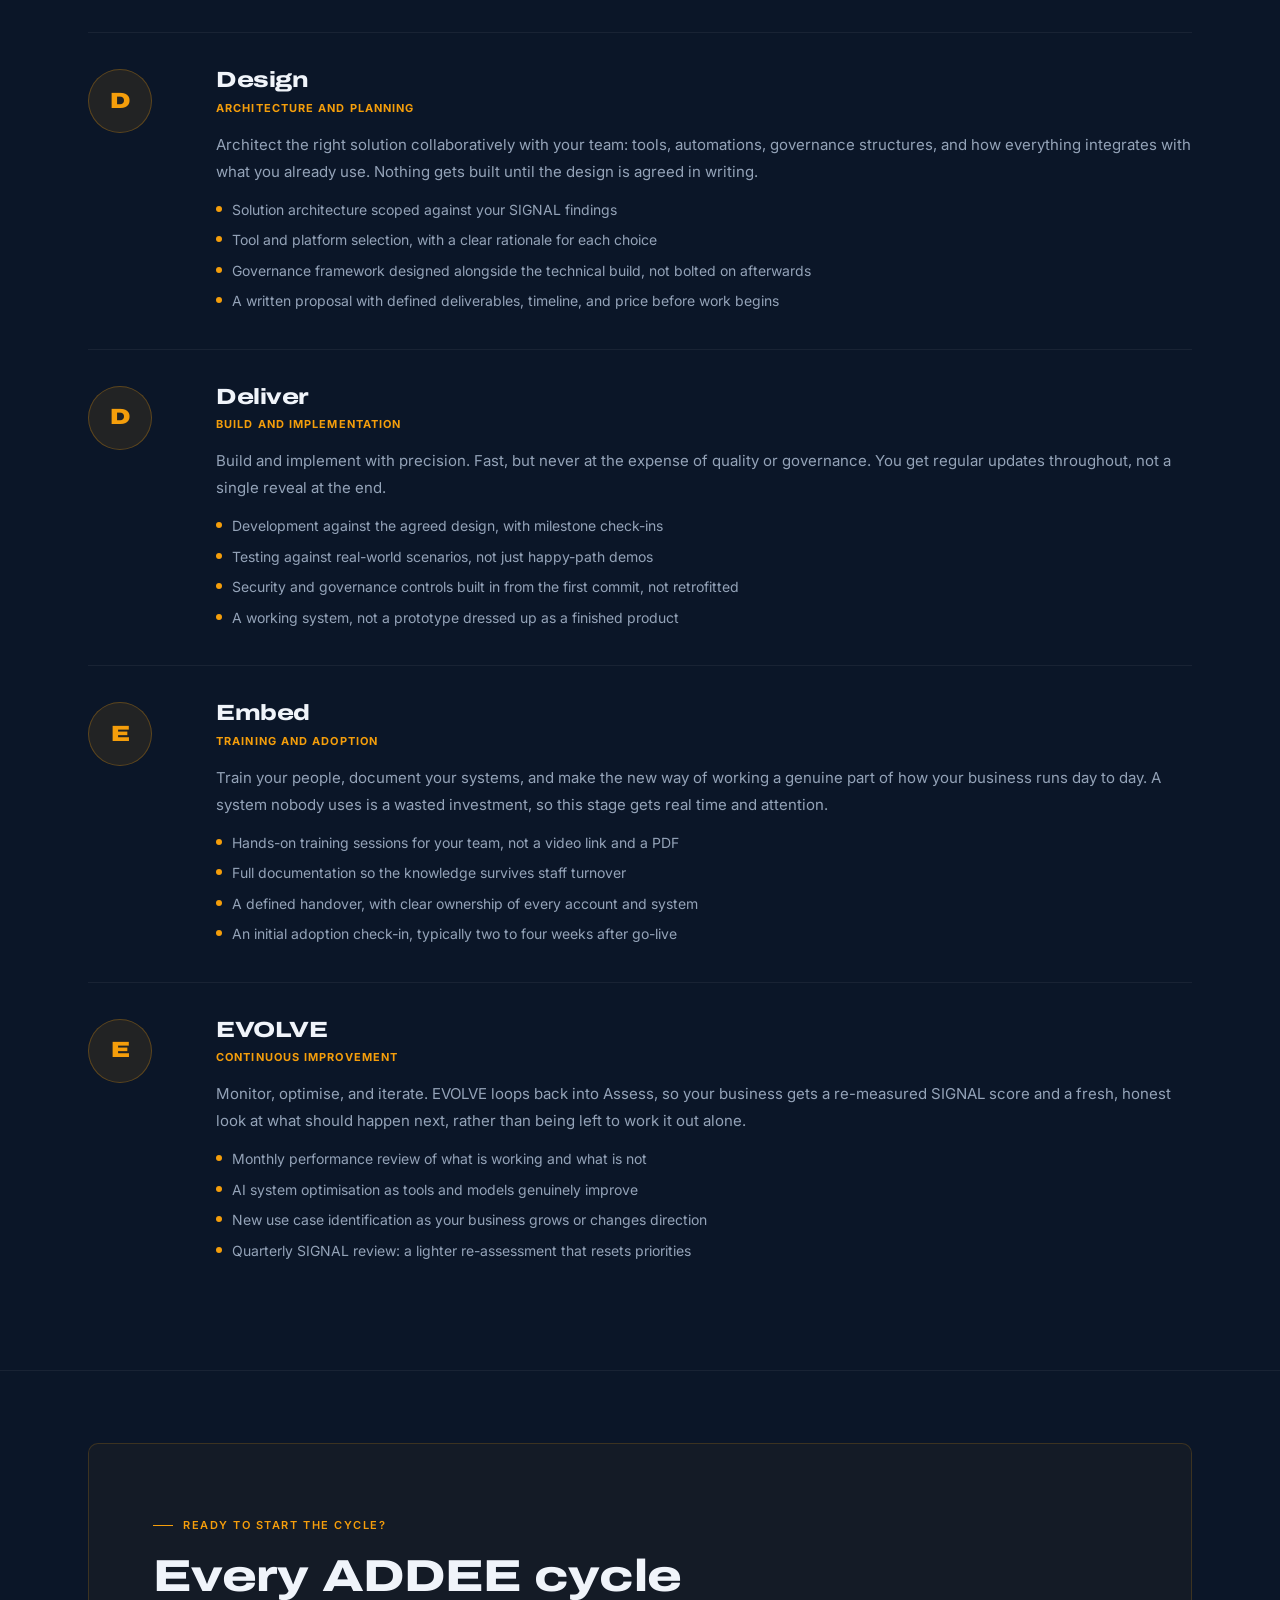
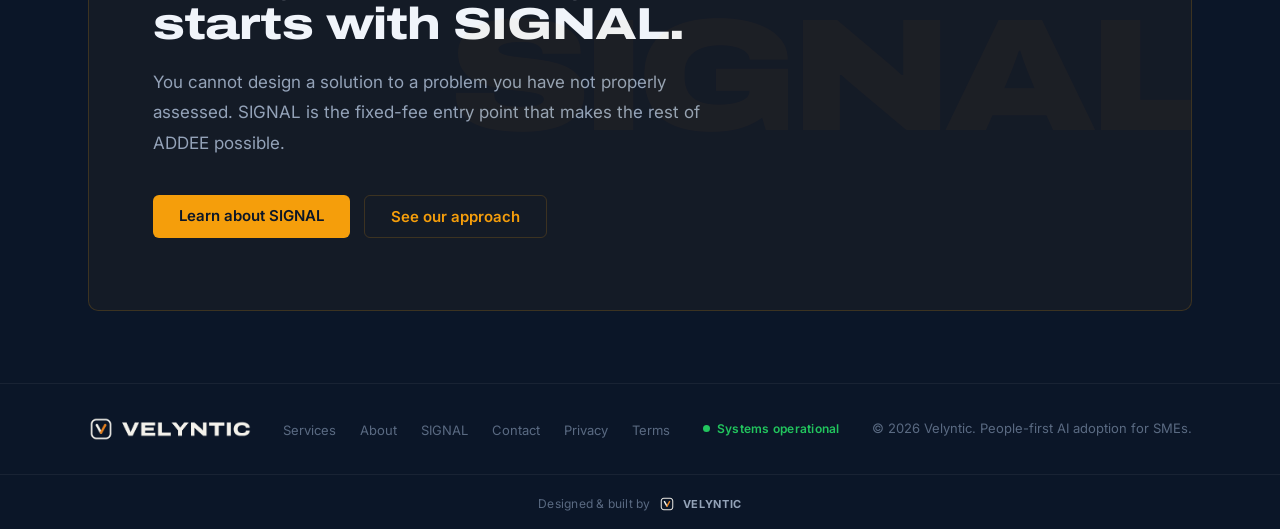
<file: framework.html>
<!DOCTYPE html>
<html lang="en-GB">
<head>
  <meta charset="UTF-8">
  <meta name="viewport" content="width=device-width, initial-scale=1.0">
  <title>ADDEE Framework | AI Adoption Methodology for SMEs | Velyntic</title>
  <meta name="description" content="ADDEE: Assess, Design, Deliver, Embed, Evolve. Velyntic's structured AI adoption framework built for continuous improvement, not one-time delivery. Each stage feeds the next, with EVOLVE looping back into Assess. Built for SMEs who need AI to last.">
  <meta name="keywords" content="ADDEE framework, AI adoption methodology, AI implementation framework, continuous improvement AI, AI delivery framework, assess design deliver embed evolve, structured AI adoption, SME AI methodology, AI governance framework UK, Velyntic ADDEE">
  <meta name="robots" content="index, follow, max-image-preview:large, max-snippet:-1, max-video-preview:-1">
  <meta name="author" content="Michael Goggs, Velyntic">
  <meta name="geo.region" content="GB-NYK">
  <meta name="geo.placename" content="Catterick, North Yorkshire">
  <meta name="geo.position" content="54.3788;-1.7261">
  <meta name="ICBM" content="54.3788, -1.7261">
  <meta name="theme-color" content="#0B1628">
  <link rel="canonical" href="https://velyntic.com/framework.html">

  <!-- Open Graph -->
  <meta property="og:type" content="website">
  <meta property="og:site_name" content="Velyntic">
  <meta property="og:title" content="ADDEE Framework | AI Adoption Methodology for SMEs">
  <meta property="og:description" content="Assess, Design, Deliver, Embed, Evolve. A structured AI adoption framework built for continuous improvement, not one-time delivery.">
  <meta property="og:url" content="https://velyntic.com/framework.html">
  <meta property="og:image" content="https://velyntic.com/assets/velyntic-og.png">
  <meta property="og:image:width" content="1200">
  <meta property="og:image:height" content="630">
  <meta property="og:locale" content="en_GB">

  <!-- Twitter Card -->
  <meta name="twitter:card" content="summary_large_image">
  <meta name="twitter:title" content="ADDEE Framework | AI Adoption Methodology | Velyntic">
  <meta name="twitter:description" content="Assess, Design, Deliver, Embed, Evolve. Structured AI adoption for SMEs built for continuous improvement.">
  <meta name="twitter:image" content="https://velyntic.com/assets/velyntic-og.png">

  <link rel="icon" type="image/png" href="assets/velyntic-favicon.png">
  <link rel="preconnect" href="https://fonts.googleapis.com">
  <link rel="preconnect" href="https://fonts.gstatic.com" crossorigin>
  <link href="https://fonts.googleapis.com/css2?family=Archivo:wdth,wght@75,400;100,700;100,800;100,900&family=Inter:wght@300;400;500;600&display=swap" rel="stylesheet">
  <link rel="stylesheet" href="css/styles.css?v=20260729a">
  <style>
    .flow-section { padding: 72px 0; border-bottom: 1px solid var(--border-subtle); }
    .flow-diagram { display: flex; align-items: stretch; margin-top: 40px; flex-wrap: wrap; gap: 4px; }
    .flow-node { flex: 1; min-width: 130px; background: var(--navy-card); border: 1px solid var(--border-subtle); border-radius: var(--radius-lg); padding: 22px 16px; text-align: center; }
    .flow-node.first { border-color: var(--border-amber); background: rgba(245,158,11,0.05); }
    .flow-node .fn-n { font-size: 11px; color: var(--text-dim); letter-spacing: 0.14em; }
    .flow-node .fn-name { font-family: 'Archivo', sans-serif; font-weight: 700; font-stretch: expanded; font-size: 16px; margin-top: 8px; }
    .flow-node .fn-sub { font-size: 10px; letter-spacing: 0.12em; color: var(--amber); margin-top: 6px; text-transform: uppercase; }
    .flow-arrow { display: flex; align-items: center; color: var(--border-subtle); font-size: 20px; padding: 0 2px; }
    .loop-note { margin-top: 24px; font-size: 14px; color: var(--text-muted); display: flex; align-items: center; gap: 10px; }
    .loop-note-icon { color: var(--amber); font-size: 16px; }

    .stage-section { padding: 72px 0; border-bottom: 1px solid var(--border-subtle); }
    .stage-full { display: grid; grid-template-columns: 100px 1fr; gap: 28px; padding: 36px 0; border-bottom: 1px solid var(--border-subtle); }
    .stage-full:last-child { border-bottom: none; }
    .stage-full-letter { width: 64px; height: 64px; border-radius: 50%; background: rgba(245,158,11,0.1); border: 1px solid rgba(245,158,11,0.28); display: flex; align-items: center; justify-content: center; font-family: 'Archivo', sans-serif; font-weight: 900; font-stretch: expanded; font-size: 22px; color: var(--amber); }
    .stage-full-body h3 { font-size: 22px; font-weight: 800; font-stretch: expanded; margin-bottom: 6px; }
    .stage-full-sub { font-size: 11px; font-weight: 700; letter-spacing: 0.1em; color: var(--amber); text-transform: uppercase; margin-bottom: 14px; }
    .stage-full-body p { font-size: 15px; color: var(--text-muted); line-height: 1.8; margin-bottom: 10px; }
    .stage-full-body ul { margin-top: 14px; display: flex; flex-direction: column; gap: 8px; }
    .stage-full-body li { font-size: 14px; color: var(--text-muted); line-height: 1.6; display: flex; gap: 10px; }
    .stage-full-body li::before { content: ''; width: 6px; height: 6px; border-radius: 50%; background: var(--amber); flex-shrink: 0; margin-top: 7px; }

    @media (max-width: 640px) {
      .stage-full { grid-template-columns: 1fr; }
      .stage-full-letter { margin-bottom: 8px; }
    }
  </style>
</head>
<body>

<header id="nav">
  <div class="nav-inner">
    <a href="index.html" class="nav-logo"><img src="assets/velyntic-logo-lockup.png" alt="Velyntic"></a>
    <nav aria-label="Main navigation">
      <ul class="nav-links">
        <li><a href="services.html">Services</a></li>
        <li><a href="approach.html">Approach</a></li>
        <li><a href="framework.html" class="active">Framework</a></li>
        <li><a href="work.html">Work</a></li>
        <li><a href="about.html">About</a></li>
        <li><a href="signal.html">SIGNAL</a></li>
        <li><a href="contact.html" class="nav-cta">Get in touch</a></li>
      </ul>
    </nav>
    <button class="nav-toggle" id="navToggle" aria-label="Open menu" aria-expanded="false">
      <span></span><span></span><span></span>
    </button>
  </div>
</header>
<nav class="nav-drawer" id="navDrawer" aria-label="Mobile navigation">
  <a href="services.html">Services</a>
  <a href="approach.html">Approach</a>
  <a href="framework.html">Framework</a>
  <a href="work.html">Work</a>
  <a href="about.html">About</a>
  <a href="signal.html">SIGNAL</a>
  <a href="contact.html">Get in touch</a>
</nav>

<main>
  <section class="page-hero">
    <div class="container">
      <div class="section-label">Our framework</div>
      <h1>ADDEE: built for the long run.</h1>
      <p>Most AI engagements have a clear beginning and an abrupt end. ADDEE is designed differently. Every stage feeds into the next, and EVOLVE loops back into Assess, creating a continuous improvement cycle rather than a one-time intervention.</p>
    </div>
  </section>

  <!-- FLOW DIAGRAM -->
  <section class="flow-section">
    <div class="container">
      <div class="section-label">The full cycle</div>
      <h2 class="section-title">Five stages. One continuous loop.</h2>
      <div class="flow-diagram">
        <div class="flow-node first">
          <div class="fn-n">01</div>
          <div class="fn-name">Assess</div>
          <div class="fn-sub">SIGNAL</div>
        </div>
        <div class="flow-arrow">&rsaquo;</div>
        <div class="flow-node">
          <div class="fn-n">02</div>
          <div class="fn-name">Design</div>
        </div>
        <div class="flow-arrow">&rsaquo;</div>
        <div class="flow-node">
          <div class="fn-n">03</div>
          <div class="fn-name">Deliver</div>
        </div>
        <div class="flow-arrow">&rsaquo;</div>
        <div class="flow-node">
          <div class="fn-n">04</div>
          <div class="fn-name">Embed</div>
        </div>
        <div class="flow-arrow">&rsaquo;</div>
        <div class="flow-node">
          <div class="fn-n">05</div>
          <div class="fn-name">EVOLVE</div>
        </div>
      </div>
      <div class="loop-note"><span class="loop-note-icon">&#8635;</span>EVOLVE returns to Assess. Your SIGNAL is re-measured each loop, so progress is visible, not assumed.</div>
    </div>
  </section>

  <!-- FULL STAGE BREAKDOWN -->
  <section class="stage-section">
    <div class="container">
      <div class="section-label">Stage by stage</div>
      <h2 class="section-title">What actually happens at each stage.</h2>
      <p class="section-body" style="margin-bottom:8px;">No stage is a formality. Each one has a defined output that feeds directly into the next.</p>

      <div class="stage-full">
        <div class="stage-full-letter">A</div>
        <div class="stage-full-body">
          <h3>Assess</h3>
          <div class="stage-full-sub">Delivered via the SIGNAL Assessment</div>
          <p>Understand your operations, your team, and your genuine readiness before anything is proposed. No assumptions, no templates, no generic industry playbook applied to your business without checking it actually fits.</p>
          <ul>
            <li>Discovery session with your key stakeholders</li>
            <li>Operations and workflow mapping across core business functions</li>
            <li>AI readiness scoring across people, process, data, governance, and technology</li>
            <li>Three to five priority use cases identified, with honest effort and value estimates</li>
          </ul>
        </div>
      </div>

      <div class="stage-full">
        <div class="stage-full-letter">D</div>
        <div class="stage-full-body">
          <h3>Design</h3>
          <div class="stage-full-sub">Architecture and planning</div>
          <p>Architect the right solution collaboratively with your team: tools, automations, governance structures, and how everything integrates with what you already use. Nothing gets built until the design is agreed in writing.</p>
          <ul>
            <li>Solution architecture scoped against your SIGNAL findings</li>
            <li>Tool and platform selection, with a clear rationale for each choice</li>
            <li>Governance framework designed alongside the technical build, not bolted on afterwards</li>
            <li>A written proposal with defined deliverables, timeline, and price before work begins</li>
          </ul>
        </div>
      </div>

      <div class="stage-full">
        <div class="stage-full-letter">D</div>
        <div class="stage-full-body">
          <h3>Deliver</h3>
          <div class="stage-full-sub">Build and implementation</div>
          <p>Build and implement with precision. Fast, but never at the expense of quality or governance. You get regular updates throughout, not a single reveal at the end.</p>
          <ul>
            <li>Development against the agreed design, with milestone check-ins</li>
            <li>Testing against real-world scenarios, not just happy-path demos</li>
            <li>Security and governance controls built in from the first commit, not retrofitted</li>
            <li>A working system, not a prototype dressed up as a finished product</li>
          </ul>
        </div>
      </div>

      <div class="stage-full">
        <div class="stage-full-letter">E</div>
        <div class="stage-full-body">
          <h3>Embed</h3>
          <div class="stage-full-sub">Training and adoption</div>
          <p>Train your people, document your systems, and make the new way of working a genuine part of how your business runs day to day. A system nobody uses is a wasted investment, so this stage gets real time and attention.</p>
          <ul>
            <li>Hands-on training sessions for your team, not a video link and a PDF</li>
            <li>Full documentation so the knowledge survives staff turnover</li>
            <li>A defined handover, with clear ownership of every account and system</li>
            <li>An initial adoption check-in, typically two to four weeks after go-live</li>
          </ul>
        </div>
      </div>

      <div class="stage-full">
        <div class="stage-full-letter">E</div>
        <div class="stage-full-body">
          <h3>EVOLVE</h3>
          <div class="stage-full-sub">Continuous improvement</div>
          <p>Monitor, optimise, and iterate. EVOLVE loops back into Assess, so your business gets a re-measured SIGNAL score and a fresh, honest look at what should happen next, rather than being left to work it out alone.</p>
          <ul>
            <li>Monthly performance review of what is working and what is not</li>
            <li>AI system optimisation as tools and models genuinely improve</li>
            <li>New use case identification as your business grows or changes direction</li>
            <li>Quarterly SIGNAL review: a lighter re-assessment that resets priorities</li>
          </ul>
        </div>
      </div>
    </div>
  </section>

  <!-- CTA -->
  <section style="padding: 72px 0;">
    <div class="container">
      <div class="signal-box">
        <div class="section-label">Ready to start the cycle?</div>
        <h2 class="section-title">Every ADDEE cycle starts with SIGNAL.</h2>
        <p class="section-body" style="margin-bottom:36px;">You cannot design a solution to a problem you have not properly assessed. SIGNAL is the fixed-fee entry point that makes the rest of ADDEE possible.</p>
        <div style="display:flex;gap:14px;flex-wrap:wrap;">
          <a href="signal.html" class="btn btn-amber">Learn about SIGNAL</a>
          <a href="approach.html" class="btn btn-outline">See our approach</a>
        </div>
      </div>
    </div>
  </section>
</main>

<footer>
  <div class="footer-main">
    <a href="index.html" class="footer-logo"><img src="assets/velyntic-logo-lockup.png" alt="Velyntic"></a>
    <ul class="footer-links">
      <li><a href="services.html">Services</a></li>
      <li><a href="about.html">About</a></li>
      <li><a href="signal.html">SIGNAL</a></li>
      <li><a href="contact.html">Contact</a></li>
      <li><a href="privacy.html">Privacy</a></li>
      <li><a href="terms.html">Terms</a></li>
    </ul>
    <span class="footer-status"><span class="fs-dot"></span>Systems operational</span>
    <p class="footer-copy">&copy; 2026 Velyntic. People-first AI adoption for SMEs.</p>
  </div>
  <div class="footer-credit">
    <div class="footer-credit-inner">
      Designed &amp; built by
      <img src="assets/velyntic-mark.png" alt="Velyntic mark">
      <strong>VELYNTIC</strong>
    </div>
  </div>
</footer>

<script src="js/main.js?v=20260729a"></script>

<!-- Structured Data: HowTo + BreadcrumbList -->
<script type="application/ld+json">
[
  {
    "@context": "https://schema.org",
    "@type": "BreadcrumbList",
    "itemListElement": [
      { "@type": "ListItem", "position": 1, "name": "Home", "item": "https://velyntic.com/" },
      { "@type": "ListItem", "position": 2, "name": "ADDEE Framework", "item": "https://velyntic.com/framework.html" }
    ]
  },
  {
    "@context": "https://schema.org",
    "@type": "HowTo",
    "name": "ADDEE: Velyntic's AI Adoption Framework",
    "description": "A five-stage framework for AI adoption built for continuous improvement. Assess, Design, Deliver, Embed, Evolve — with EVOLVE looping back into Assess for ongoing iteration.",
    "step": [
      {
        "@type": "HowToStep",
        "position": 1,
        "name": "Assess (SIGNAL)",
        "text": "Understand your operations, your team, and your genuine AI readiness. Discovery session, operations mapping, AI readiness scoring across people, process, data, governance, and technology."
      },
      {
        "@type": "HowToStep",
        "position": 2,
        "name": "Design",
        "text": "Architect the right solution collaboratively: tools, automations, governance structures, and integrations. Written proposal with defined deliverables, timeline, and price."
      },
      {
        "@type": "HowToStep",
        "position": 3,
        "name": "Deliver",
        "text": "Build and implement with precision. Development against agreed design with milestone check-ins, real-world testing, and security controls built in from the start."
      },
      {
        "@type": "HowToStep",
        "position": 4,
        "name": "Embed",
        "text": "Train your people, document your systems, and make AI a genuine part of how your team works day to day. Hands-on training, full documentation, defined handover."
      },
      {
        "@type": "HowToStep",
        "position": 5,
        "name": "EVOLVE",
        "text": "Monitor, optimise, and iterate. Monthly performance reviews, AI system optimisation, new use case identification, and quarterly SIGNAL reviews. EVOLVE loops back into Assess."
      }
    ]
  }
]
</script>
</body>
</html>
</file>
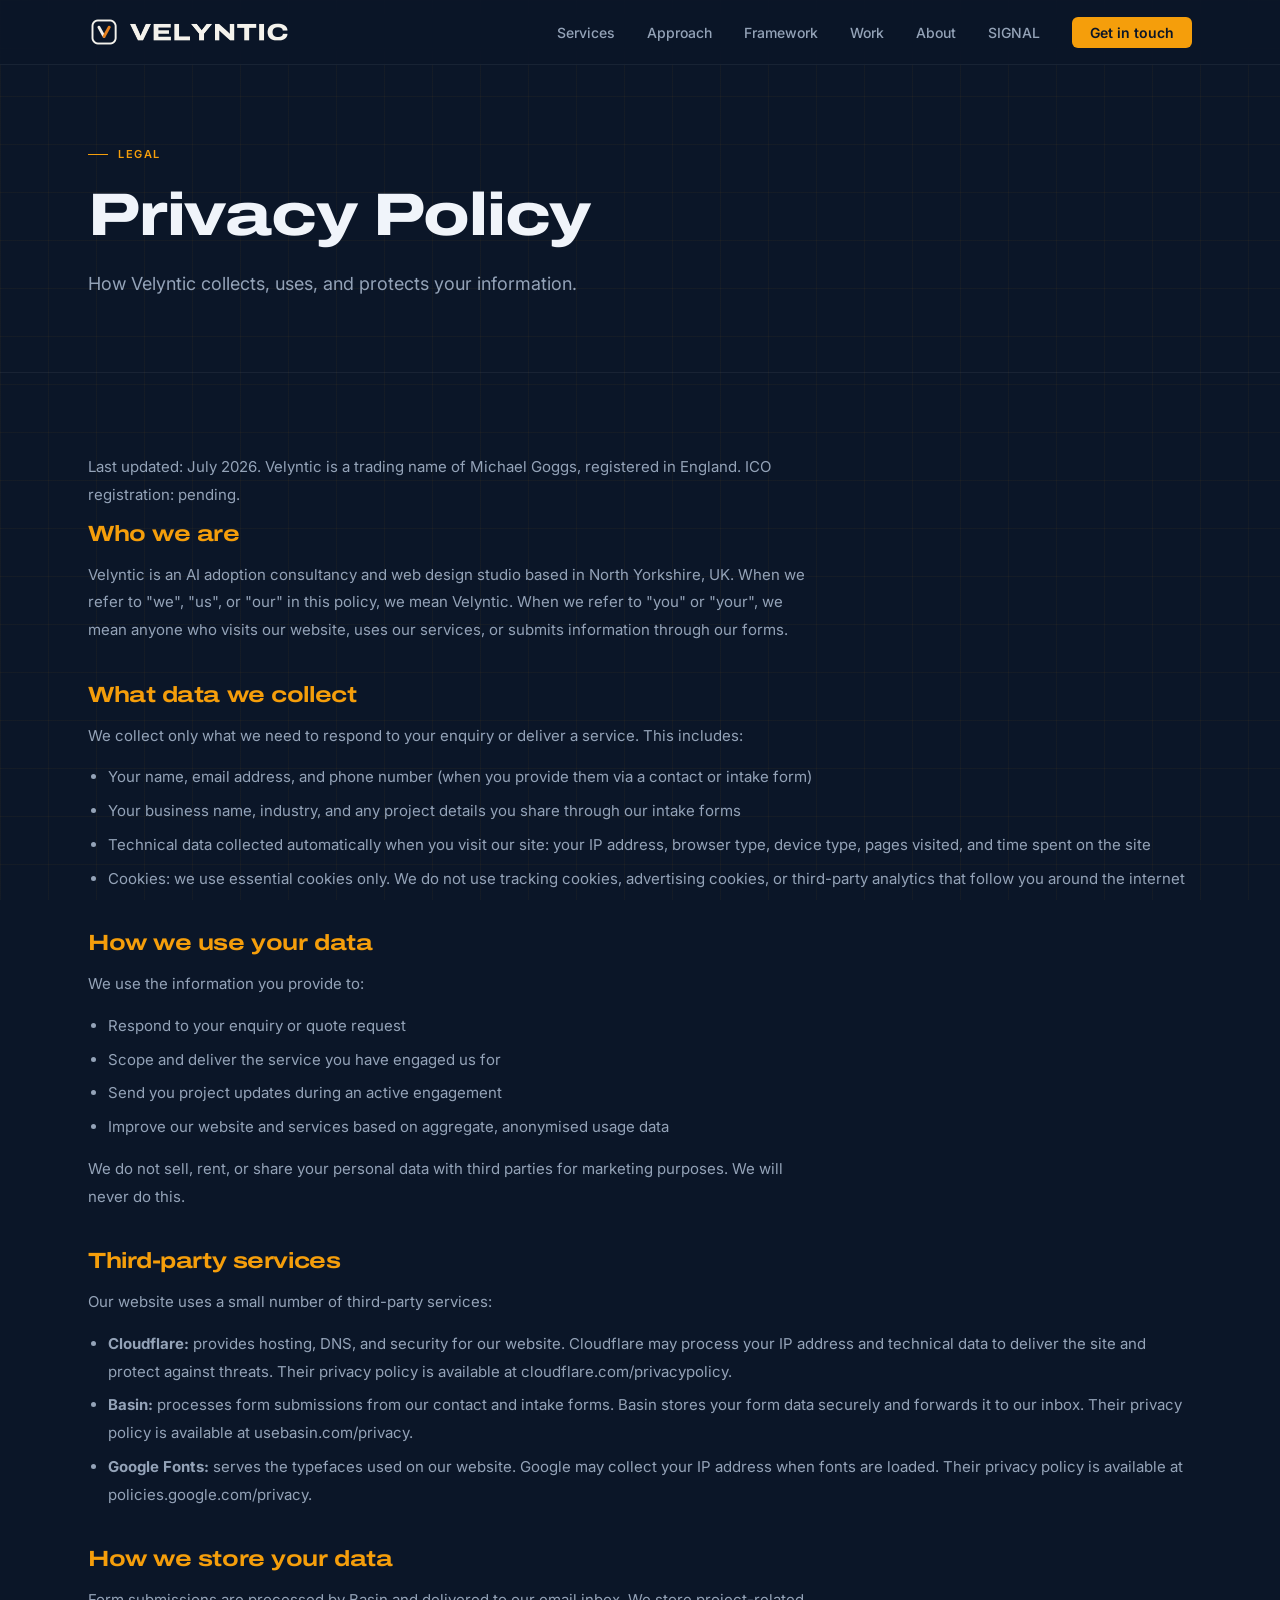
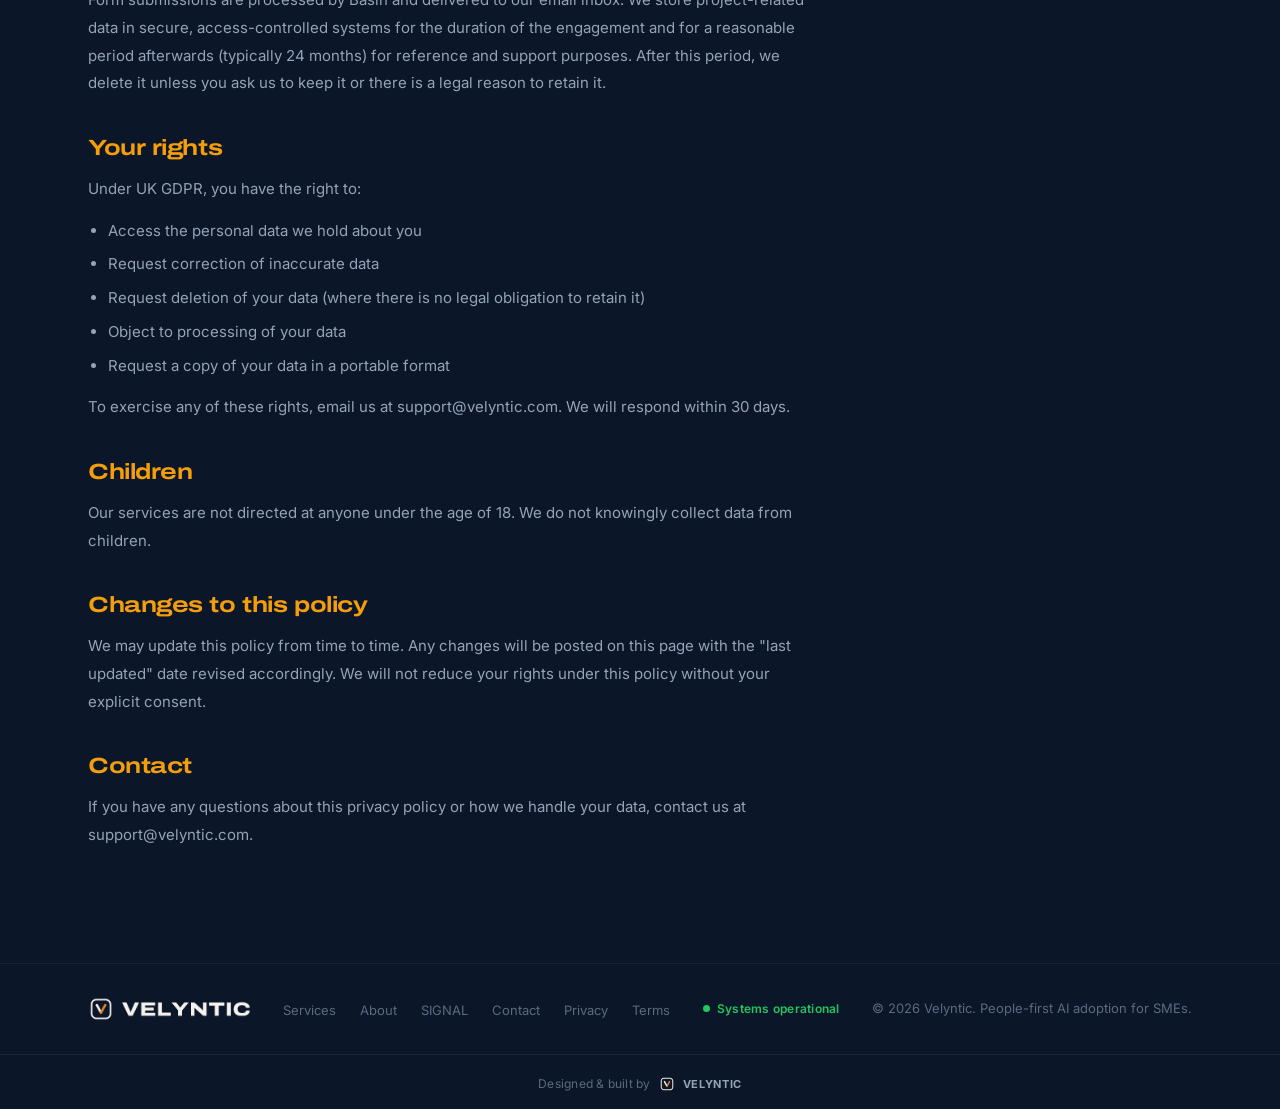
<file: privacy.html>
<!DOCTYPE html>
<html lang="en-GB">
<head>
  <meta charset="UTF-8">
  <meta name="viewport" content="width=device-width, initial-scale=1.0">
  <title>Privacy Policy | Velyntic — AI Consulting & Web Design</title>
  <meta name="description" content="Velyntic Privacy Policy. How we collect, use, and protect your data. Essential cookies only, no tracking, no advertising. UK GDPR compliant. Based in North Yorkshire.">
  <meta name="robots" content="index, follow">
  <meta name="author" content="Michael Goggs, Velyntic">
  <meta name="theme-color" content="#0B1628">
  <link rel="canonical" href="https://velyntic.com/privacy.html">

  <!-- Open Graph -->
  <meta property="og:type" content="website">
  <meta property="og:site_name" content="Velyntic">
  <meta property="og:title" content="Privacy Policy | Velyntic">
  <meta property="og:description" content="How Velyntic collects, uses, and protects your data. Essential cookies only.">
  <meta property="og:url" content="https://velyntic.com/privacy.html">
  <meta property="og:locale" content="en_GB">

  <link rel="icon" type="image/png" href="assets/velyntic-favicon.png">
  <link rel="preconnect" href="https://fonts.googleapis.com">
  <link rel="preconnect" href="https://fonts.gstatic.com" crossorigin>
  <link href="https://fonts.googleapis.com/css2?family=Archivo:wdth,wght@75,400;100,700;100,800;100,900&family=Inter:wght@300;400;500;600&display=swap" rel="stylesheet">
  <link rel="stylesheet" href="css/styles.css?v=20260729a">
  <style>
    .legal-content { padding: 80px 0 100px; }
    .legal-content h2 { font-size: 22px; font-weight: 700; font-stretch: expanded; margin: 40px 0 14px; color: var(--amber); }
    .legal-content h2:first-of-type { margin-top: 0; }
    .legal-content p { font-size: 15px; color: var(--text-muted); line-height: 1.85; margin-bottom: 14px; max-width: 720px; }
    .legal-content ul { margin: 10px 0 14px 20px; }
    .legal-content li { font-size: 15px; color: var(--text-muted); line-height: 1.85; margin-bottom: 6px; }
    .legal-meta { font-size: 13px; color: var(--text-dim); margin-bottom: 32px; }
  </style>
</head>
<body>

<header id="nav">
  <div class="nav-inner">
    <a href="index.html" class="nav-logo"><img src="assets/velyntic-logo-lockup.png" alt="Velyntic"></a>
    <nav aria-label="Main navigation">
      <ul class="nav-links">
        <li><a href="services.html">Services</a></li>
        <li><a href="approach.html">Approach</a></li>
        <li><a href="framework.html">Framework</a></li>
        <li><a href="work.html">Work</a></li>
        <li><a href="about.html">About</a></li>
        <li><a href="signal.html">SIGNAL</a></li>
        <li><a href="contact.html" class="nav-cta">Get in touch</a></li>
      </ul>
    </nav>
    <button class="nav-toggle" id="navToggle" aria-label="Open menu" aria-expanded="false">
      <span></span><span></span><span></span>
    </button>
  </div>
</header>
<nav class="nav-drawer" id="navDrawer" aria-label="Mobile navigation">
  <a href="services.html">Services</a>
  <a href="approach.html">Approach</a>
  <a href="framework.html">Framework</a>
  <a href="work.html">Work</a>
  <a href="about.html">About</a>
  <a href="signal.html">SIGNAL</a>
  <a href="contact.html">Get in touch</a>
</nav>

<main>
  <section class="page-hero">
    <div class="container">
      <div class="section-label">Legal</div>
      <h1>Privacy Policy</h1>
      <p>How Velyntic collects, uses, and protects your information.</p>
    </div>
  </section>

  <section class="legal-content">
    <div class="container">
      <p class="legal-meta">Last updated: July 2026. Velyntic is a trading name of Michael Goggs, registered in England. ICO registration: pending.</p>

      <h2>Who we are</h2>
      <p>Velyntic is an AI adoption consultancy and web design studio based in North Yorkshire, UK. When we refer to "we", "us", or "our" in this policy, we mean Velyntic. When we refer to "you" or "your", we mean anyone who visits our website, uses our services, or submits information through our forms.</p>

      <h2>What data we collect</h2>
      <p>We collect only what we need to respond to your enquiry or deliver a service. This includes:</p>
      <ul>
        <li>Your name, email address, and phone number (when you provide them via a contact or intake form)</li>
        <li>Your business name, industry, and any project details you share through our intake forms</li>
        <li>Technical data collected automatically when you visit our site: your IP address, browser type, device type, pages visited, and time spent on the site</li>
        <li>Cookies: we use essential cookies only. We do not use tracking cookies, advertising cookies, or third-party analytics that follow you around the internet</li>
      </ul>

      <h2>How we use your data</h2>
      <p>We use the information you provide to:</p>
      <ul>
        <li>Respond to your enquiry or quote request</li>
        <li>Scope and deliver the service you have engaged us for</li>
        <li>Send you project updates during an active engagement</li>
        <li>Improve our website and services based on aggregate, anonymised usage data</li>
      </ul>
      <p>We do not sell, rent, or share your personal data with third parties for marketing purposes. We will never do this.</p>

      <h2>Third-party services</h2>
      <p>Our website uses a small number of third-party services:</p>
      <ul>
        <li><strong>Cloudflare:</strong> provides hosting, DNS, and security for our website. Cloudflare may process your IP address and technical data to deliver the site and protect against threats. Their privacy policy is available at cloudflare.com/privacypolicy.</li>
        <li><strong>Basin:</strong> processes form submissions from our contact and intake forms. Basin stores your form data securely and forwards it to our inbox. Their privacy policy is available at usebasin.com/privacy.</li>
        <li><strong>Google Fonts:</strong> serves the typefaces used on our website. Google may collect your IP address when fonts are loaded. Their privacy policy is available at policies.google.com/privacy.</li>
      </ul>

      <h2>How we store your data</h2>
      <p>Form submissions are processed by Basin and delivered to our email inbox. We store project-related data in secure, access-controlled systems for the duration of the engagement and for a reasonable period afterwards (typically 24 months) for reference and support purposes. After this period, we delete it unless you ask us to keep it or there is a legal reason to retain it.</p>

      <h2>Your rights</h2>
      <p>Under UK GDPR, you have the right to:</p>
      <ul>
        <li>Access the personal data we hold about you</li>
        <li>Request correction of inaccurate data</li>
        <li>Request deletion of your data (where there is no legal obligation to retain it)</li>
        <li>Object to processing of your data</li>
        <li>Request a copy of your data in a portable format</li>
      </ul>
      <p>To exercise any of these rights, email us at support@velyntic.com. We will respond within 30 days.</p>

      <h2>Children</h2>
      <p>Our services are not directed at anyone under the age of 18. We do not knowingly collect data from children.</p>

      <h2>Changes to this policy</h2>
      <p>We may update this policy from time to time. Any changes will be posted on this page with the "last updated" date revised accordingly. We will not reduce your rights under this policy without your explicit consent.</p>

      <h2>Contact</h2>
      <p>If you have any questions about this privacy policy or how we handle your data, contact us at support@velyntic.com.</p>
    </div>
  </section>
</main>

<footer>
  <div class="footer-main">
    <a href="index.html" class="footer-logo"><img src="assets/velyntic-logo-lockup.png" alt="Velyntic"></a>
    <ul class="footer-links">
      <li><a href="services.html">Services</a></li>
      <li><a href="about.html">About</a></li>
      <li><a href="signal.html">SIGNAL</a></li>
      <li><a href="contact.html">Contact</a></li>
      <li><a href="privacy.html">Privacy</a></li>
      <li><a href="terms.html">Terms</a></li>
    </ul>
    <span class="footer-status"><span class="fs-dot"></span>Systems operational</span>
    <p class="footer-copy">&copy; 2026 Velyntic. People-first AI adoption for SMEs.</p>
  </div>
  <div class="footer-credit">
    <div class="footer-credit-inner">
      Designed &amp; built by
      <img src="assets/velyntic-mark.png" alt="Velyntic mark">
      <strong>VELYNTIC</strong>
    </div>
  </div>
</footer>

<script src="js/main.js?v=20260729a"></script>
</body>
</html>
</file>
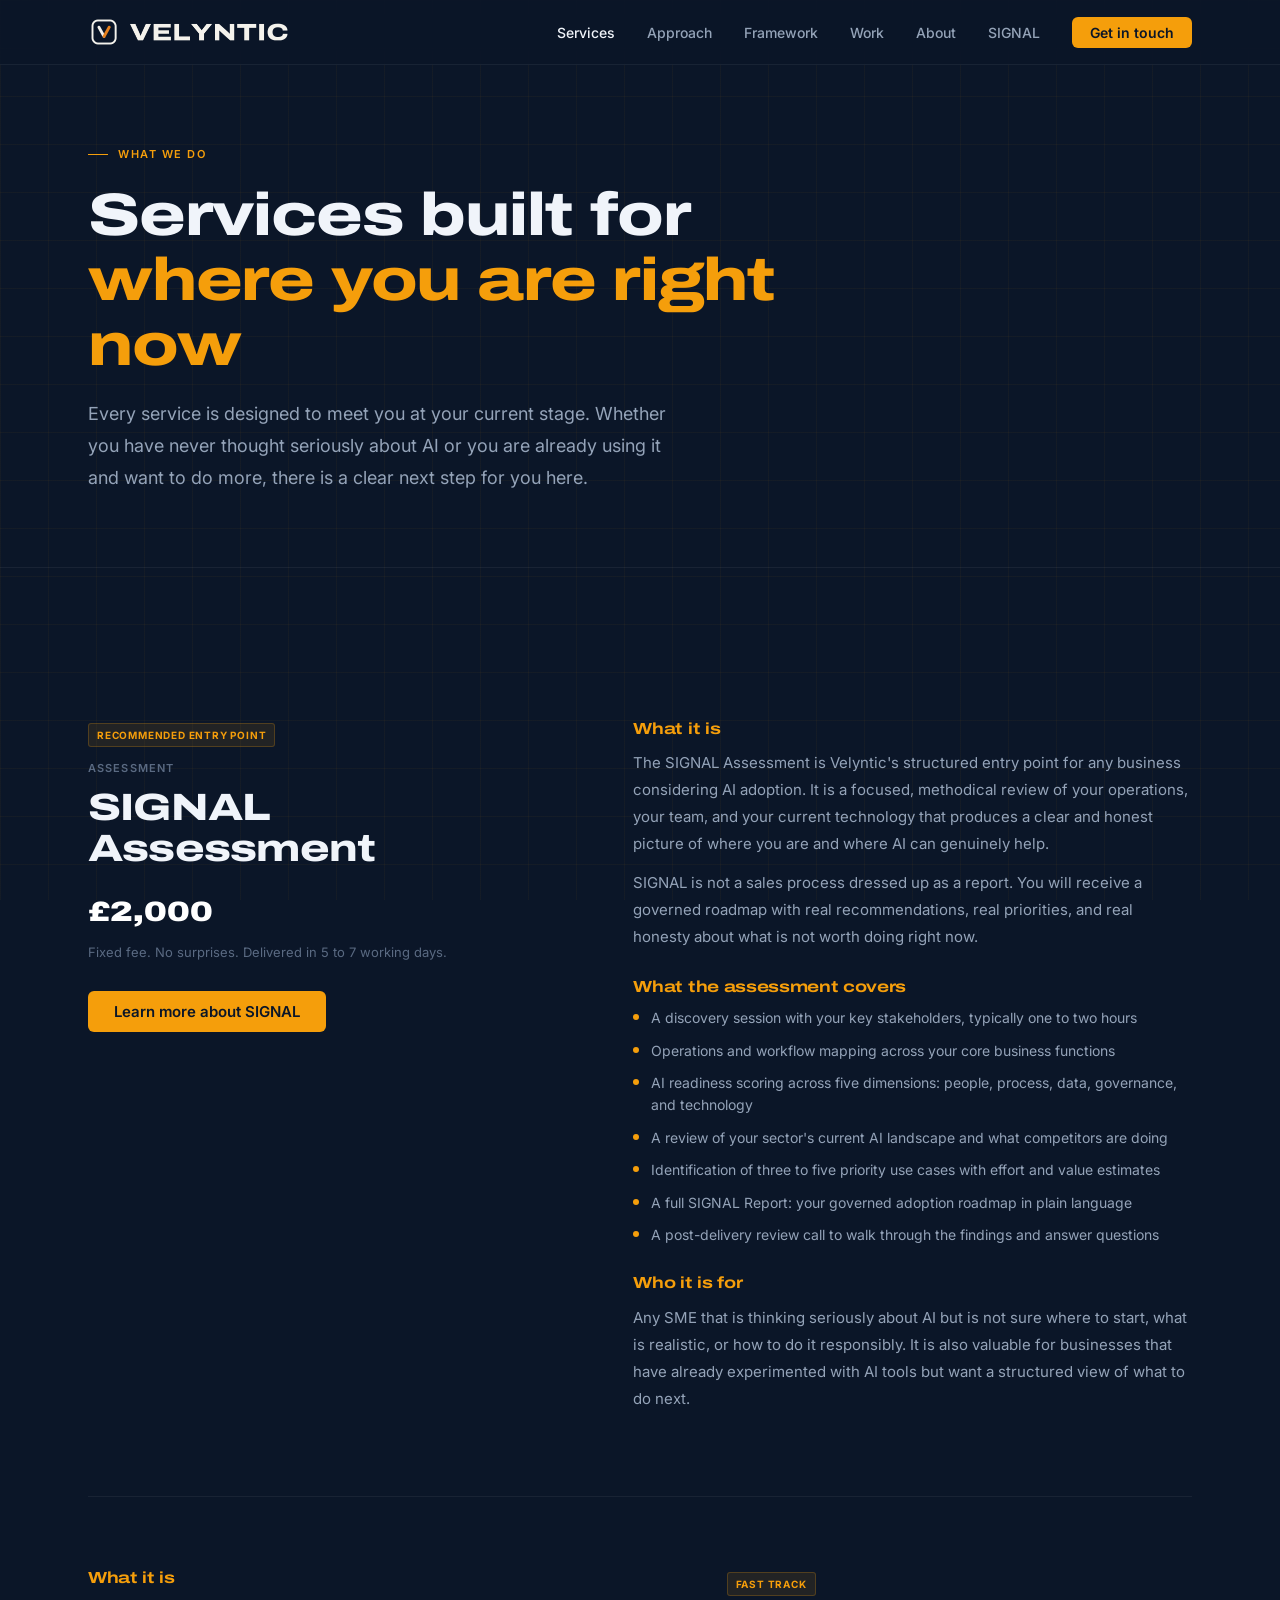
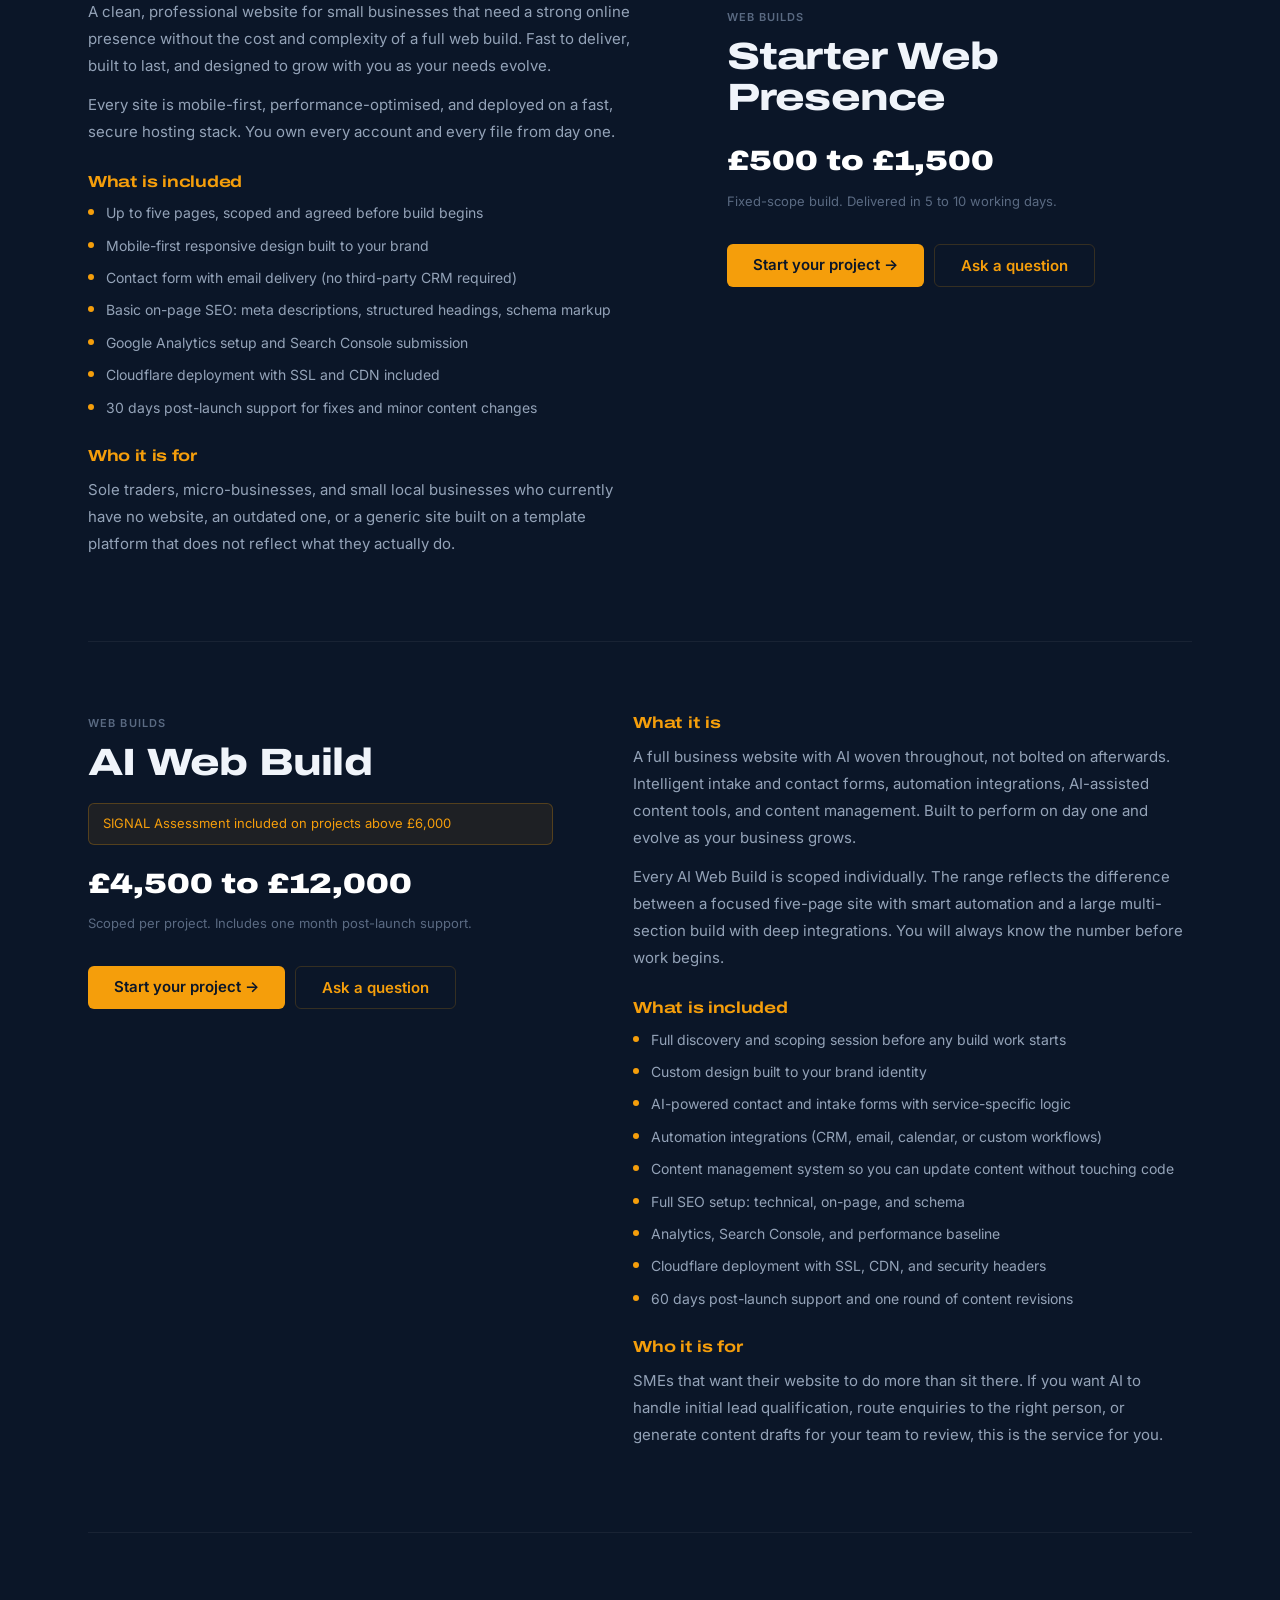
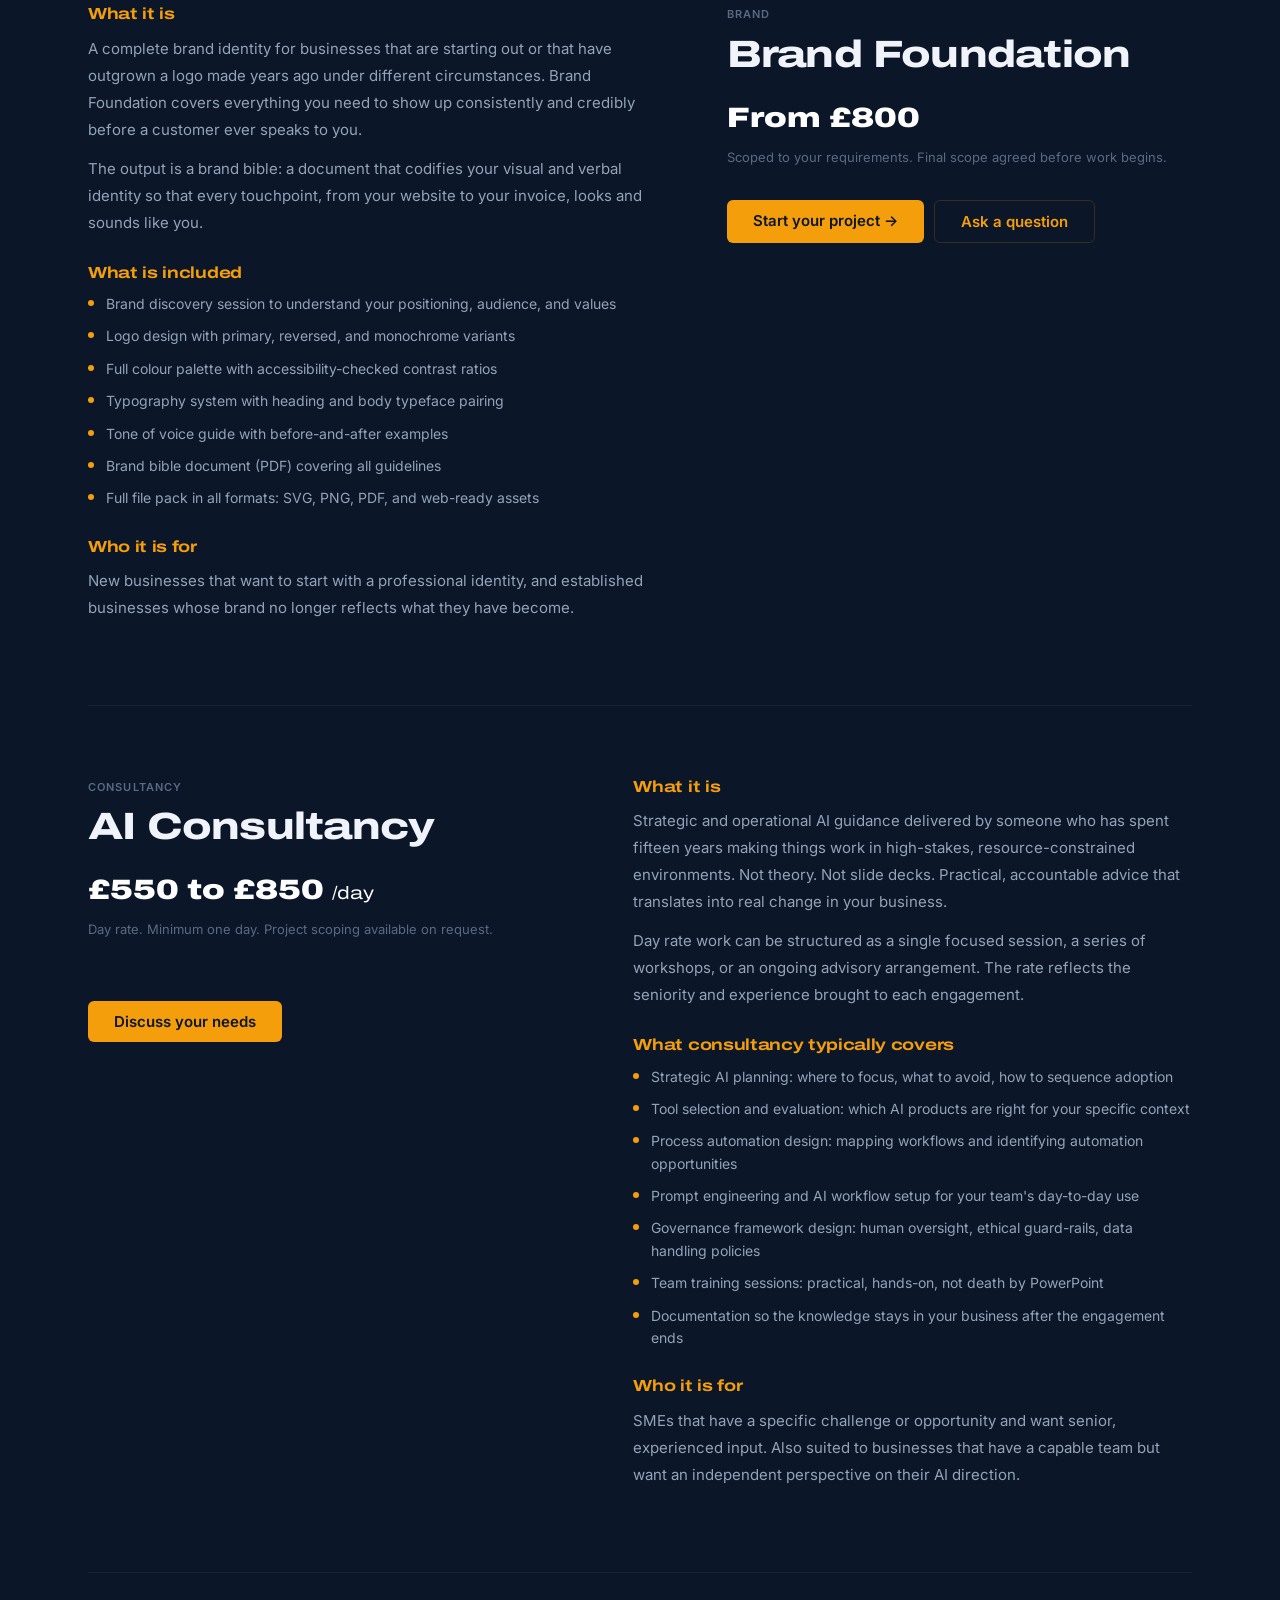
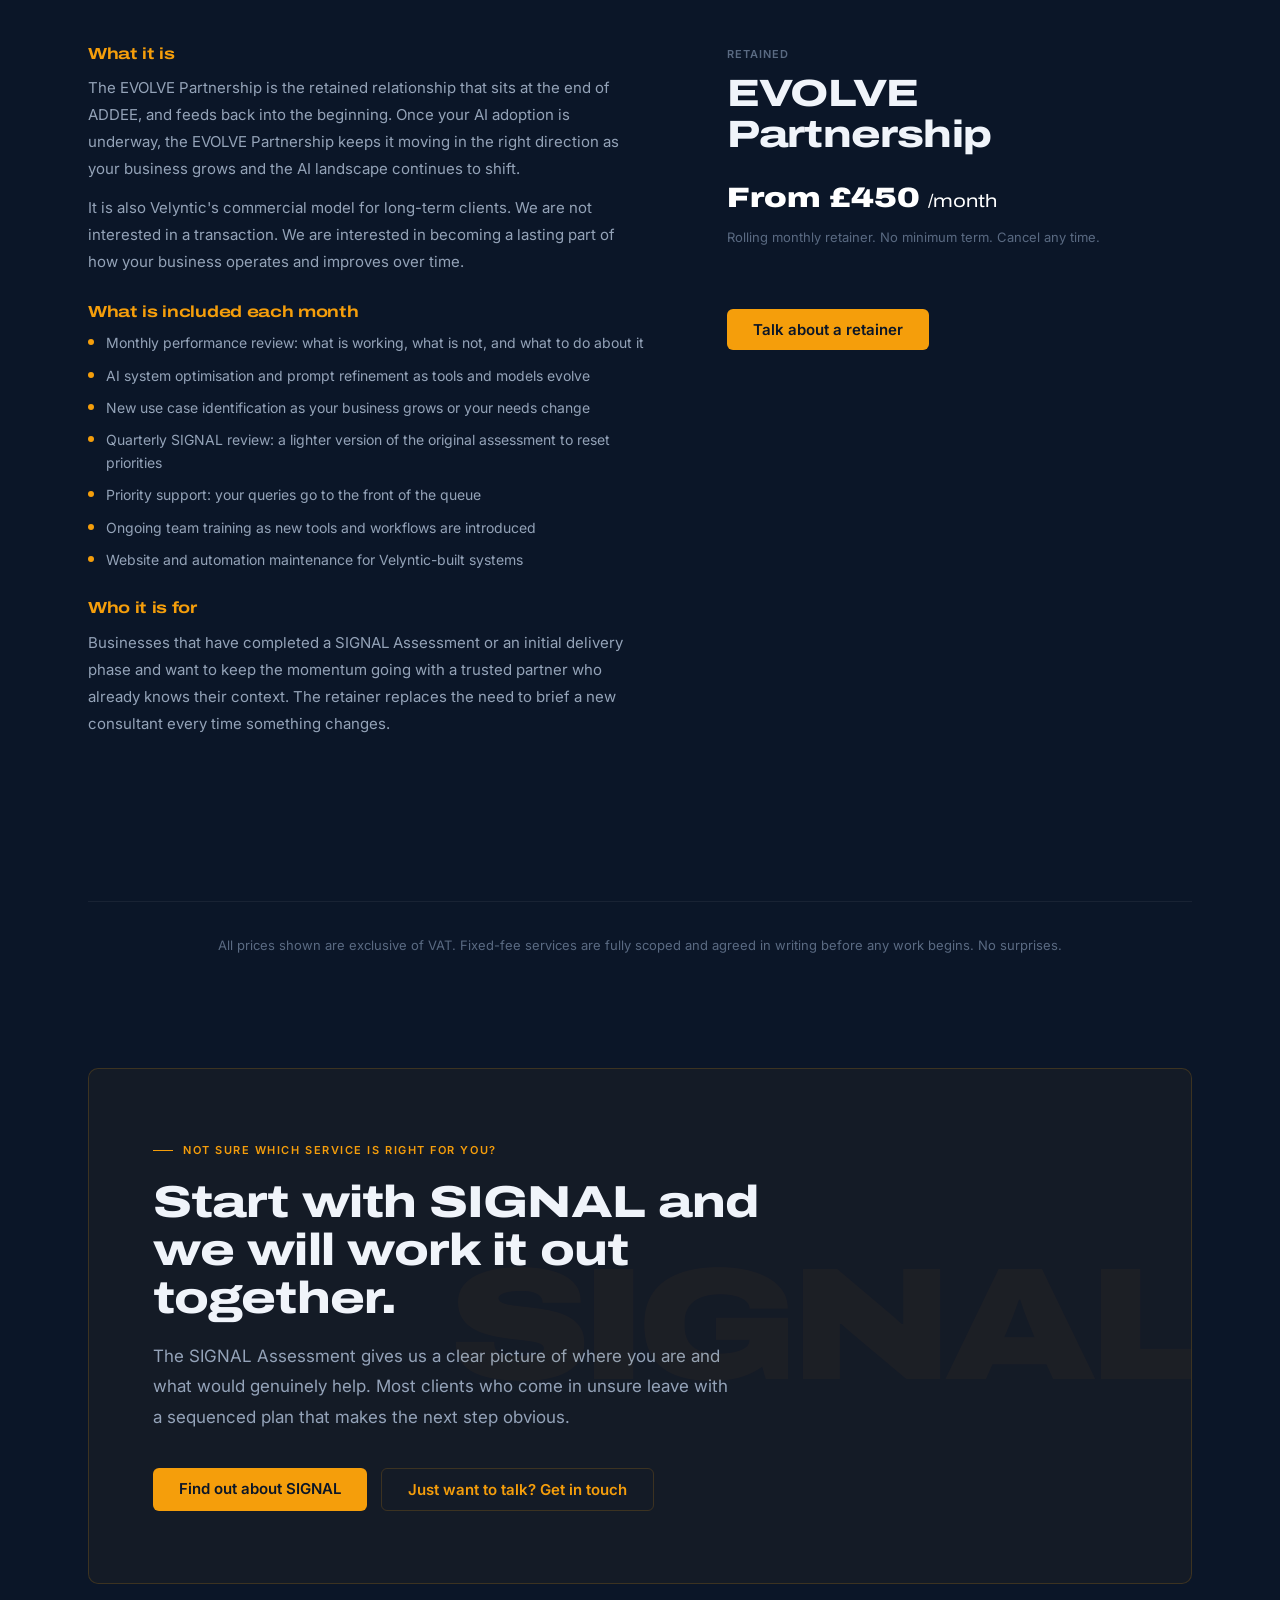
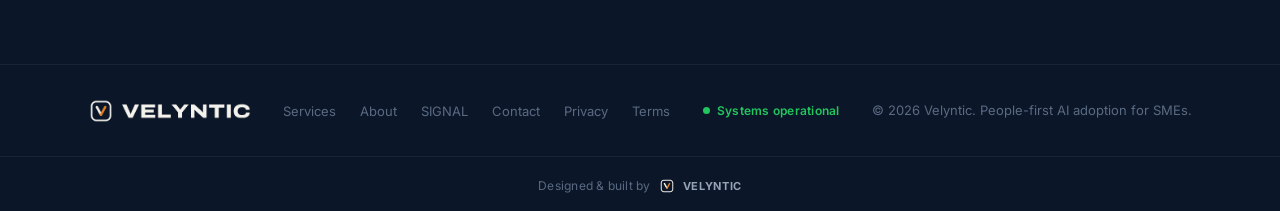
<file: services.html>
<!DOCTYPE html>
<html lang="en-GB">
<head>
  <meta charset="UTF-8">
  <meta name="viewport" content="width=device-width, initial-scale=1.0">
  <title>AI & Web Design Services for SMEs | Pricing from £500 | Velyntic, North Yorkshire</title>
  <meta name="description" content="AI consultancy, website design, brand identity, and the SIGNAL AI readiness assessment. Transparent pricing from £500 with no lock-in. Serving small businesses across North Yorkshire, Richmond, Catterick, Darlington, and the UK.">
  <meta name="keywords" content="AI consultancy services, web design services North Yorkshire, small business website cost, AI readiness assessment price, brand design Yorkshire, website design pricing UK, SME AI services, EVOLVE partnership, SIGNAL assessment cost, web developer Catterick, affordable web design Richmond">
  <meta name="robots" content="index, follow, max-image-preview:large, max-snippet:-1, max-video-preview:-1">
  <meta name="author" content="Michael Goggs, Velyntic">
  <meta name="geo.region" content="GB-NYK">
  <meta name="geo.placename" content="Catterick, North Yorkshire">
  <meta name="geo.position" content="54.3788;-1.7261">
  <meta name="ICBM" content="54.3788, -1.7261">
  <meta name="theme-color" content="#0B1628">
  <link rel="canonical" href="https://velyntic.com/services.html">

  <!-- Open Graph -->
  <meta property="og:type" content="website">
  <meta property="og:site_name" content="Velyntic">
  <meta property="og:title" content="AI & Web Design Services for SMEs | Velyntic">
  <meta property="og:description" content="SIGNAL Assessment, AI Consultancy, Starter Web Presence, AI Web Builds, Brand Foundation, and EVOLVE Partnership. Transparent pricing from £500.">
  <meta property="og:url" content="https://velyntic.com/services.html">
  <meta property="og:image" content="https://velyntic.com/assets/velyntic-og.png">
  <meta property="og:image:width" content="1200">
  <meta property="og:image:height" content="630">
  <meta property="og:locale" content="en_GB">

  <!-- Twitter Card -->
  <meta name="twitter:card" content="summary_large_image">
  <meta name="twitter:title" content="AI & Web Design Services for SMEs | Velyntic">
  <meta name="twitter:description" content="SIGNAL Assessment, AI Consultancy, web builds, brand identity. Transparent pricing from £500, no lock-in.">
  <meta name="twitter:image" content="https://velyntic.com/assets/velyntic-og.png">

  <link rel="icon" type="image/png" href="assets/velyntic-favicon.png">
  <link rel="preconnect" href="https://fonts.googleapis.com">
  <link rel="preconnect" href="https://fonts.gstatic.com" crossorigin>
  <link href="https://fonts.googleapis.com/css2?family=Archivo:wdth,wght@75,400;100,700;100,800;100,900&family=Inter:wght@300;400;500;600&display=swap" rel="stylesheet">
  <link rel="stylesheet" href="css/styles.css?v=20260729a">
  <style>
    .services-full { padding: 80px 0; }
    .svc-section { padding: 72px 0; border-bottom: 1px solid var(--border-subtle); }
    .svc-section:last-child { border-bottom: none; }
    .svc-layout { display: grid; grid-template-columns: 1fr 1.2fr; gap: 80px; align-items: start; }
    .svc-layout.reverse { direction: rtl; }
    .svc-layout.reverse > * { direction: ltr; }
    .svc-meta { position: sticky; top: 88px; }
    .svc-meta .svc-type { font-size: 11px; font-weight: 600; letter-spacing: 0.1em; text-transform: uppercase; color: var(--text-dim); margin-bottom: 10px; }
    .svc-meta h2 { font-size: clamp(28px, 3vw, 38px); font-weight: 800; font-stretch: expanded; margin-bottom: 20px; }
    .svc-meta .svc-price-value { font-family: 'Archivo', sans-serif; font-weight: 900; font-stretch: expanded; font-size: 28px; color: var(--white); margin-bottom: 6px; }
    .svc-meta .svc-price-note { font-size: 13px; color: var(--text-dim); margin-bottom: 28px; }
    .svc-detail h3 { font-size: 16px; font-weight: 700; font-stretch: expanded; color: var(--amber); margin: 28px 0 12px; }
    .svc-detail h3:first-child { margin-top: 0; }
    .svc-detail p { font-size: 15px; color: var(--text-muted); line-height: 1.8; margin-bottom: 12px; }
    .svc-includes { display: flex; flex-direction: column; gap: 10px; margin-top: 8px; }
    .include-item { display: flex; gap: 12px; align-items: flex-start; font-size: 14px; color: var(--text-muted); line-height: 1.6; }
    .include-item::before { content: ''; display: block; width: 6px; height: 6px; border-radius: 50%; background: var(--amber); flex-shrink: 0; margin-top: 7px; }
    .svc-cta { margin-top: 32px; }
    .vat-note { text-align: center; padding: 32px 0; font-size: 13px; color: var(--text-dim); border-top: 1px solid var(--border-subtle); }

    @media (max-width: 768px) {
      .svc-layout, .svc-layout.reverse { grid-template-columns: 1fr; direction: ltr; gap: 40px; }
      .svc-meta { position: static; }
    }
  </style>
</head>
<body>

<header id="nav">
  <div class="nav-inner">
    <a href="index.html" class="nav-logo"><img src="assets/velyntic-logo-lockup.png" alt="Velyntic"></a>
    <nav aria-label="Main navigation">
      <ul class="nav-links">
        <li><a href="services.html" class="active">Services</a></li>
        <li><a href="approach.html">Approach</a></li>
        <li><a href="framework.html">Framework</a></li>
        <li><a href="work.html">Work</a></li>
        <li><a href="about.html">About</a></li>
        <li><a href="signal.html">SIGNAL</a></li>
        <li><a href="contact.html" class="nav-cta">Get in touch</a></li>
      </ul>
    </nav>
    <button class="nav-toggle" id="navToggle" aria-label="Open menu" aria-expanded="false">
      <span></span><span></span><span></span>
    </button>
  </div>
</header>
<nav class="nav-drawer" id="navDrawer" aria-label="Mobile navigation">
  <a href="services.html">Services</a>
  <a href="approach.html">Approach</a>
  <a href="framework.html">Framework</a>
  <a href="work.html">Work</a>
  <a href="about.html">About</a>
  <a href="signal.html">SIGNAL</a>
  <a href="contact.html">Get in touch</a>
</nav>

<main>
  <section class="page-hero">
    <div class="container">
      <div class="section-label">What we do</div>
      <h1>Services built for <em>where you are right now</em></h1>
      <p>Every service is designed to meet you at your current stage. Whether you have never thought seriously about AI or you are already using it and want to do more, there is a clear next step for you here.</p>
    </div>
  </section>

  <div class="services-full">
    <div class="container">

      <!-- SIGNAL -->
      <div class="svc-section" id="signal-assessment">
        <div class="svc-layout">
          <div class="svc-meta">
            <div class="svc-badge">Recommended entry point</div>
            <div class="svc-type">Assessment</div>
            <h2>SIGNAL Assessment</h2>
            <div class="svc-price-value">£2,000</div>
            <div class="svc-price-note">Fixed fee. No surprises. Delivered in 5 to 7 working days.</div>
            <a href="signal.html" class="btn btn-amber">Learn more about SIGNAL</a>
          </div>
          <div class="svc-detail">
            <h3>What it is</h3>
            <p>The SIGNAL Assessment is Velyntic's structured entry point for any business considering AI adoption. It is a focused, methodical review of your operations, your team, and your current technology that produces a clear and honest picture of where you are and where AI can genuinely help.</p>
            <p>SIGNAL is not a sales process dressed up as a report. You will receive a governed roadmap with real recommendations, real priorities, and real honesty about what is not worth doing right now.</p>
            <h3>What the assessment covers</h3>
            <div class="svc-includes">
              <div class="include-item">A discovery session with your key stakeholders, typically one to two hours</div>
              <div class="include-item">Operations and workflow mapping across your core business functions</div>
              <div class="include-item">AI readiness scoring across five dimensions: people, process, data, governance, and technology</div>
              <div class="include-item">A review of your sector's current AI landscape and what competitors are doing</div>
              <div class="include-item">Identification of three to five priority use cases with effort and value estimates</div>
              <div class="include-item">A full SIGNAL Report: your governed adoption roadmap in plain language</div>
              <div class="include-item">A post-delivery review call to walk through the findings and answer questions</div>
            </div>
            <h3>Who it is for</h3>
            <p>Any SME that is thinking seriously about AI but is not sure where to start, what is realistic, or how to do it responsibly. It is also valuable for businesses that have already experimented with AI tools but want a structured view of what to do next.</p>
          </div>
        </div>
      </div>

      <!-- STARTER WEB PRESENCE -->
      <div class="svc-section" id="starter-web">
        <div class="svc-layout reverse">
          <div class="svc-meta">
            <div class="svc-badge">Fast track</div>
            <div class="svc-type">Web Builds</div>
            <h2>Starter Web Presence</h2>
            <div class="svc-price-value">£500 to £1,500</div>
            <div class="svc-price-note">Fixed-scope build. Delivered in 5 to 10 working days.</div>
            <div style="display:flex;gap:10px;flex-wrap:wrap;margin-top:32px;">
              <a href="contact.html?service=starter-web-presence" class="btn btn-amber">Start your project &rarr;</a>
              <a href="contact.html" class="btn btn-outline">Ask a question</a>
            </div>
          </div>
          <div class="svc-detail">
            <h3>What it is</h3>
            <p>A clean, professional website for small businesses that need a strong online presence without the cost and complexity of a full web build. Fast to deliver, built to last, and designed to grow with you as your needs evolve.</p>
            <p>Every site is mobile-first, performance-optimised, and deployed on a fast, secure hosting stack. You own every account and every file from day one.</p>
            <h3>What is included</h3>
            <div class="svc-includes">
              <div class="include-item">Up to five pages, scoped and agreed before build begins</div>
              <div class="include-item">Mobile-first responsive design built to your brand</div>
              <div class="include-item">Contact form with email delivery (no third-party CRM required)</div>
              <div class="include-item">Basic on-page SEO: meta descriptions, structured headings, schema markup</div>
              <div class="include-item">Google Analytics setup and Search Console submission</div>
              <div class="include-item">Cloudflare deployment with SSL and CDN included</div>
              <div class="include-item">30 days post-launch support for fixes and minor content changes</div>
            </div>
            <h3>Who it is for</h3>
            <p>Sole traders, micro-businesses, and small local businesses who currently have no website, an outdated one, or a generic site built on a template platform that does not reflect what they actually do.</p>
          </div>
        </div>
      </div>

      <!-- AI WEB BUILD -->
      <div class="svc-section" id="ai-web-build">
        <div class="svc-layout">
          <div class="svc-meta">
            <div class="svc-type">Web Builds</div>
            <h2>AI Web Build</h2>
            <div style="background:rgba(245,158,11,0.08);border:1px solid rgba(245,158,11,0.25);border-radius:6px;padding:10px 14px;margin-bottom:16px;font-size:13px;color:var(--amber);line-height:1.5;">SIGNAL Assessment included on projects above £6,000</div>
            <div class="svc-price-value">£4,500 to £12,000</div>
            <div class="svc-price-note">Scoped per project. Includes one month post-launch support.</div>
            <div style="display:flex;gap:10px;flex-wrap:wrap;margin-top:32px;">
              <a href="contact.html?service=ai-web-build" class="btn btn-amber">Start your project &rarr;</a>
              <a href="contact.html" class="btn btn-outline">Ask a question</a>
            </div>
          </div>
          <div class="svc-detail">
            <h3>What it is</h3>
            <p>A full business website with AI woven throughout, not bolted on afterwards. Intelligent intake and contact forms, automation integrations, AI-assisted content tools, and content management. Built to perform on day one and evolve as your business grows.</p>
            <p>Every AI Web Build is scoped individually. The range reflects the difference between a focused five-page site with smart automation and a large multi-section build with deep integrations. You will always know the number before work begins.</p>
            <h3>What is included</h3>
            <div class="svc-includes">
              <div class="include-item">Full discovery and scoping session before any build work starts</div>
              <div class="include-item">Custom design built to your brand identity</div>
              <div class="include-item">AI-powered contact and intake forms with service-specific logic</div>
              <div class="include-item">Automation integrations (CRM, email, calendar, or custom workflows)</div>
              <div class="include-item">Content management system so you can update content without touching code</div>
              <div class="include-item">Full SEO setup: technical, on-page, and schema</div>
              <div class="include-item">Analytics, Search Console, and performance baseline</div>
              <div class="include-item">Cloudflare deployment with SSL, CDN, and security headers</div>
              <div class="include-item">60 days post-launch support and one round of content revisions</div>
            </div>
            <h3>Who it is for</h3>
            <p>SMEs that want their website to do more than sit there. If you want AI to handle initial lead qualification, route enquiries to the right person, or generate content drafts for your team to review, this is the service for you.</p>
          </div>
        </div>
      </div>

      <!-- BRAND FOUNDATION -->
      <div class="svc-section" id="brand-foundation">
        <div class="svc-layout reverse">
          <div class="svc-meta">
            <div class="svc-type">Brand</div>
            <h2>Brand Foundation</h2>
            <div class="svc-price-value">From £800</div>
            <div class="svc-price-note">Scoped to your requirements. Final scope agreed before work begins.</div>
            <div style="display:flex;gap:10px;flex-wrap:wrap;margin-top:32px;">
              <a href="contact.html?service=brand-foundation" class="btn btn-amber">Start your project &rarr;</a>
              <a href="contact.html" class="btn btn-outline">Ask a question</a>
            </div>
          </div>
          <div class="svc-detail">
            <h3>What it is</h3>
            <p>A complete brand identity for businesses that are starting out or that have outgrown a logo made years ago under different circumstances. Brand Foundation covers everything you need to show up consistently and credibly before a customer ever speaks to you.</p>
            <p>The output is a brand bible: a document that codifies your visual and verbal identity so that every touchpoint, from your website to your invoice, looks and sounds like you.</p>
            <h3>What is included</h3>
            <div class="svc-includes">
              <div class="include-item">Brand discovery session to understand your positioning, audience, and values</div>
              <div class="include-item">Logo design with primary, reversed, and monochrome variants</div>
              <div class="include-item">Full colour palette with accessibility-checked contrast ratios</div>
              <div class="include-item">Typography system with heading and body typeface pairing</div>
              <div class="include-item">Tone of voice guide with before-and-after examples</div>
              <div class="include-item">Brand bible document (PDF) covering all guidelines</div>
              <div class="include-item">Full file pack in all formats: SVG, PNG, PDF, and web-ready assets</div>
            </div>
            <h3>Who it is for</h3>
            <p>New businesses that want to start with a professional identity, and established businesses whose brand no longer reflects what they have become.</p>
          </div>
        </div>
      </div>

      <!-- AI CONSULTANCY -->
      <div class="svc-section" id="ai-consultancy">
        <div class="svc-layout">
          <div class="svc-meta">
            <div class="svc-type">Consultancy</div>
            <h2>AI Consultancy</h2>
            <div class="svc-price-value">£550 to £850 <span style="font-weight:400;font-size:18px">/day</span></div>
            <div class="svc-price-note">Day rate. Minimum one day. Project scoping available on request.</div>
            <a href="contact.html?service=ai-consultancy" class="btn btn-amber svc-cta">Discuss your needs</a>
          </div>
          <div class="svc-detail">
            <h3>What it is</h3>
            <p>Strategic and operational AI guidance delivered by someone who has spent fifteen years making things work in high-stakes, resource-constrained environments. Not theory. Not slide decks. Practical, accountable advice that translates into real change in your business.</p>
            <p>Day rate work can be structured as a single focused session, a series of workshops, or an ongoing advisory arrangement. The rate reflects the seniority and experience brought to each engagement.</p>
            <h3>What consultancy typically covers</h3>
            <div class="svc-includes">
              <div class="include-item">Strategic AI planning: where to focus, what to avoid, how to sequence adoption</div>
              <div class="include-item">Tool selection and evaluation: which AI products are right for your specific context</div>
              <div class="include-item">Process automation design: mapping workflows and identifying automation opportunities</div>
              <div class="include-item">Prompt engineering and AI workflow setup for your team's day-to-day use</div>
              <div class="include-item">Governance framework design: human oversight, ethical guard-rails, data handling policies</div>
              <div class="include-item">Team training sessions: practical, hands-on, not death by PowerPoint</div>
              <div class="include-item">Documentation so the knowledge stays in your business after the engagement ends</div>
            </div>
            <h3>Who it is for</h3>
            <p>SMEs that have a specific challenge or opportunity and want senior, experienced input. Also suited to businesses that have a capable team but want an independent perspective on their AI direction.</p>
          </div>
        </div>
      </div>

      <!-- EVOLVE PARTNERSHIP -->
      <div class="svc-section" id="evolve-partnership">
        <div class="svc-layout reverse">
          <div class="svc-meta">
            <div class="svc-type">Retained</div>
            <h2>EVOLVE Partnership</h2>
            <div class="svc-price-value">From £450 <span style="font-weight:400;font-size:18px">/month</span></div>
            <div class="svc-price-note">Rolling monthly retainer. No minimum term. Cancel any time.</div>
            <a href="contact.html?service=evolve-partnership" class="btn btn-amber svc-cta">Talk about a retainer</a>
          </div>
          <div class="svc-detail">
            <h3>What it is</h3>
            <p>The EVOLVE Partnership is the retained relationship that sits at the end of ADDEE, and feeds back into the beginning. Once your AI adoption is underway, the EVOLVE Partnership keeps it moving in the right direction as your business grows and the AI landscape continues to shift.</p>
            <p>It is also Velyntic's commercial model for long-term clients. We are not interested in a transaction. We are interested in becoming a lasting part of how your business operates and improves over time.</p>
            <h3>What is included each month</h3>
            <div class="svc-includes">
              <div class="include-item">Monthly performance review: what is working, what is not, and what to do about it</div>
              <div class="include-item">AI system optimisation and prompt refinement as tools and models evolve</div>
              <div class="include-item">New use case identification as your business grows or your needs change</div>
              <div class="include-item">Quarterly SIGNAL review: a lighter version of the original assessment to reset priorities</div>
              <div class="include-item">Priority support: your queries go to the front of the queue</div>
              <div class="include-item">Ongoing team training as new tools and workflows are introduced</div>
              <div class="include-item">Website and automation maintenance for Velyntic-built systems</div>
            </div>
            <h3>Who it is for</h3>
            <p>Businesses that have completed a SIGNAL Assessment or an initial delivery phase and want to keep the momentum going with a trusted partner who already knows their context. The retainer replaces the need to brief a new consultant every time something changes.</p>
          </div>
        </div>
      </div>

    </div>
  </div>

  <div class="container">
    <p class="vat-note">All prices shown are exclusive of VAT. Fixed-fee services are fully scoped and agreed in writing before any work begins. No surprises.</p>
  </div>

  <!-- SIGNAL CTA -->
  <section style="padding: 80px 0;">
    <div class="container">
      <div class="signal-box">
        <div class="section-label">Not sure which service is right for you?</div>
        <h2 class="section-title">Start with SIGNAL and we will work it out together.</h2>
        <p class="section-body" style="margin-bottom:36px;">The SIGNAL Assessment gives us a clear picture of where you are and what would genuinely help. Most clients who come in unsure leave with a sequenced plan that makes the next step obvious.</p>
        <div style="display:flex;gap:14px;flex-wrap:wrap;">
          <a href="signal.html" class="btn btn-amber">Find out about SIGNAL</a>
          <a href="contact.html" class="btn btn-outline">Just want to talk? Get in touch</a>
        </div>
      </div>
    </div>
  </section>

</main>

<footer>
  <div class="footer-main">
    <a href="index.html" class="footer-logo"><img src="assets/velyntic-logo-lockup.png" alt="Velyntic"></a>
    <ul class="footer-links">
      <li><a href="services.html">Services</a></li>
      <li><a href="about.html">About</a></li>
      <li><a href="signal.html">SIGNAL</a></li>
      <li><a href="contact.html">Contact</a></li>
      <li><a href="privacy.html">Privacy</a></li>
      <li><a href="terms.html">Terms</a></li>
    </ul>
    <span class="footer-status"><span class="fs-dot"></span>Systems operational</span>
    <p class="footer-copy">&copy; 2026 Velyntic. People-first AI adoption for SMEs.</p>
  </div>
  <div class="footer-credit">
    <div class="footer-credit-inner">
      Designed &amp; built by
      <img src="assets/velyntic-mark.png" alt="Velyntic mark">
      <strong>VELYNTIC</strong>
    </div>
  </div>
</footer>

<script src="js/main.js?v=20260729a"></script>

<!-- Structured Data: Service + BreadcrumbList -->
<script type="application/ld+json">
[
  {
    "@context": "https://schema.org",
    "@type": "BreadcrumbList",
    "itemListElement": [
      { "@type": "ListItem", "position": 1, "name": "Home", "item": "https://velyntic.com/" },
      { "@type": "ListItem", "position": 2, "name": "Services", "item": "https://velyntic.com/services.html" }
    ]
  },
  {
    "@context": "https://schema.org",
    "@type": "Service",
    "name": "SIGNAL AI Readiness Assessment",
    "description": "A structured AI readiness assessment that maps your operations, identifies where AI adds genuine value, and produces a clear, governed adoption roadmap. Delivered in 5-7 working days.",
    "url": "https://velyntic.com/services.html#signal-assessment",
    "provider": { "@id": "https://velyntic.com/#organization" },
    "areaServed": { "@type": "Country", "name": "United Kingdom" },
    "offers": {
      "@type": "Offer",
      "price": "2000",
      "priceCurrency": "GBP",
      "priceSpecification": { "@type": "UnitPriceSpecification", "price": "2000", "priceCurrency": "GBP", "unitText": "fixed fee" }
    }
  },
  {
    "@context": "https://schema.org",
    "@type": "Service",
    "name": "Starter Web Presence",
    "description": "A clean, professional website for small businesses. Mobile-first, performance-optimised, up to five pages. Delivered in 5-10 working days.",
    "url": "https://velyntic.com/services.html#starter-web",
    "provider": { "@id": "https://velyntic.com/#organization" },
    "areaServed": { "@type": "Country", "name": "United Kingdom" },
    "offers": {
      "@type": "AggregateOffer",
      "lowPrice": "500",
      "highPrice": "1500",
      "priceCurrency": "GBP"
    }
  },
  {
    "@context": "https://schema.org",
    "@type": "Service",
    "name": "AI Web Build",
    "description": "Full business websites with AI integrated throughout: intelligent forms, automation connections, CMS, and AI-driven content tools. Built to perform and built to last.",
    "url": "https://velyntic.com/services.html#ai-web-build",
    "provider": { "@id": "https://velyntic.com/#organization" },
    "areaServed": { "@type": "Country", "name": "United Kingdom" },
    "offers": {
      "@type": "AggregateOffer",
      "lowPrice": "4500",
      "highPrice": "12000",
      "priceCurrency": "GBP"
    }
  },
  {
    "@context": "https://schema.org",
    "@type": "Service",
    "name": "Brand Foundation",
    "description": "Logo, colour palette, typography, tone of voice, and brand guidelines. A complete brand identity for businesses starting out or refreshing their image.",
    "url": "https://velyntic.com/services.html#brand-foundation",
    "provider": { "@id": "https://velyntic.com/#organization" },
    "areaServed": { "@type": "Country", "name": "United Kingdom" },
    "offers": {
      "@type": "Offer",
      "price": "800",
      "priceCurrency": "GBP",
      "priceSpecification": { "@type": "UnitPriceSpecification", "price": "800", "priceCurrency": "GBP", "unitText": "from" }
    }
  },
  {
    "@context": "https://schema.org",
    "@type": "Service",
    "name": "AI Consultancy",
    "description": "Strategic and operational AI guidance: automation design, tool selection, prompt engineering, governance framework design, and hands-on team training.",
    "url": "https://velyntic.com/services.html#ai-consultancy",
    "provider": { "@id": "https://velyntic.com/#organization" },
    "areaServed": { "@type": "Country", "name": "United Kingdom" },
    "offers": {
      "@type": "AggregateOffer",
      "lowPrice": "550",
      "highPrice": "850",
      "priceCurrency": "GBP",
      "unitText": "per day"
    }
  },
  {
    "@context": "https://schema.org",
    "@type": "Service",
    "name": "EVOLVE Partnership",
    "description": "Ongoing AI support, optimisation, and iteration. Monthly retained relationship including performance reviews, AI system optimisation, quarterly SIGNAL review, and priority support.",
    "url": "https://velyntic.com/services.html#evolve-partnership",
    "provider": { "@id": "https://velyntic.com/#organization" },
    "areaServed": { "@type": "Country", "name": "United Kingdom" },
    "offers": {
      "@type": "Offer",
      "price": "450",
      "priceCurrency": "GBP",
      "priceSpecification": { "@type": "UnitPriceSpecification", "price": "450", "priceCurrency": "GBP", "unitText": "per month, from" }
    }
  }
]
</script>
</body>
</html>
</file>
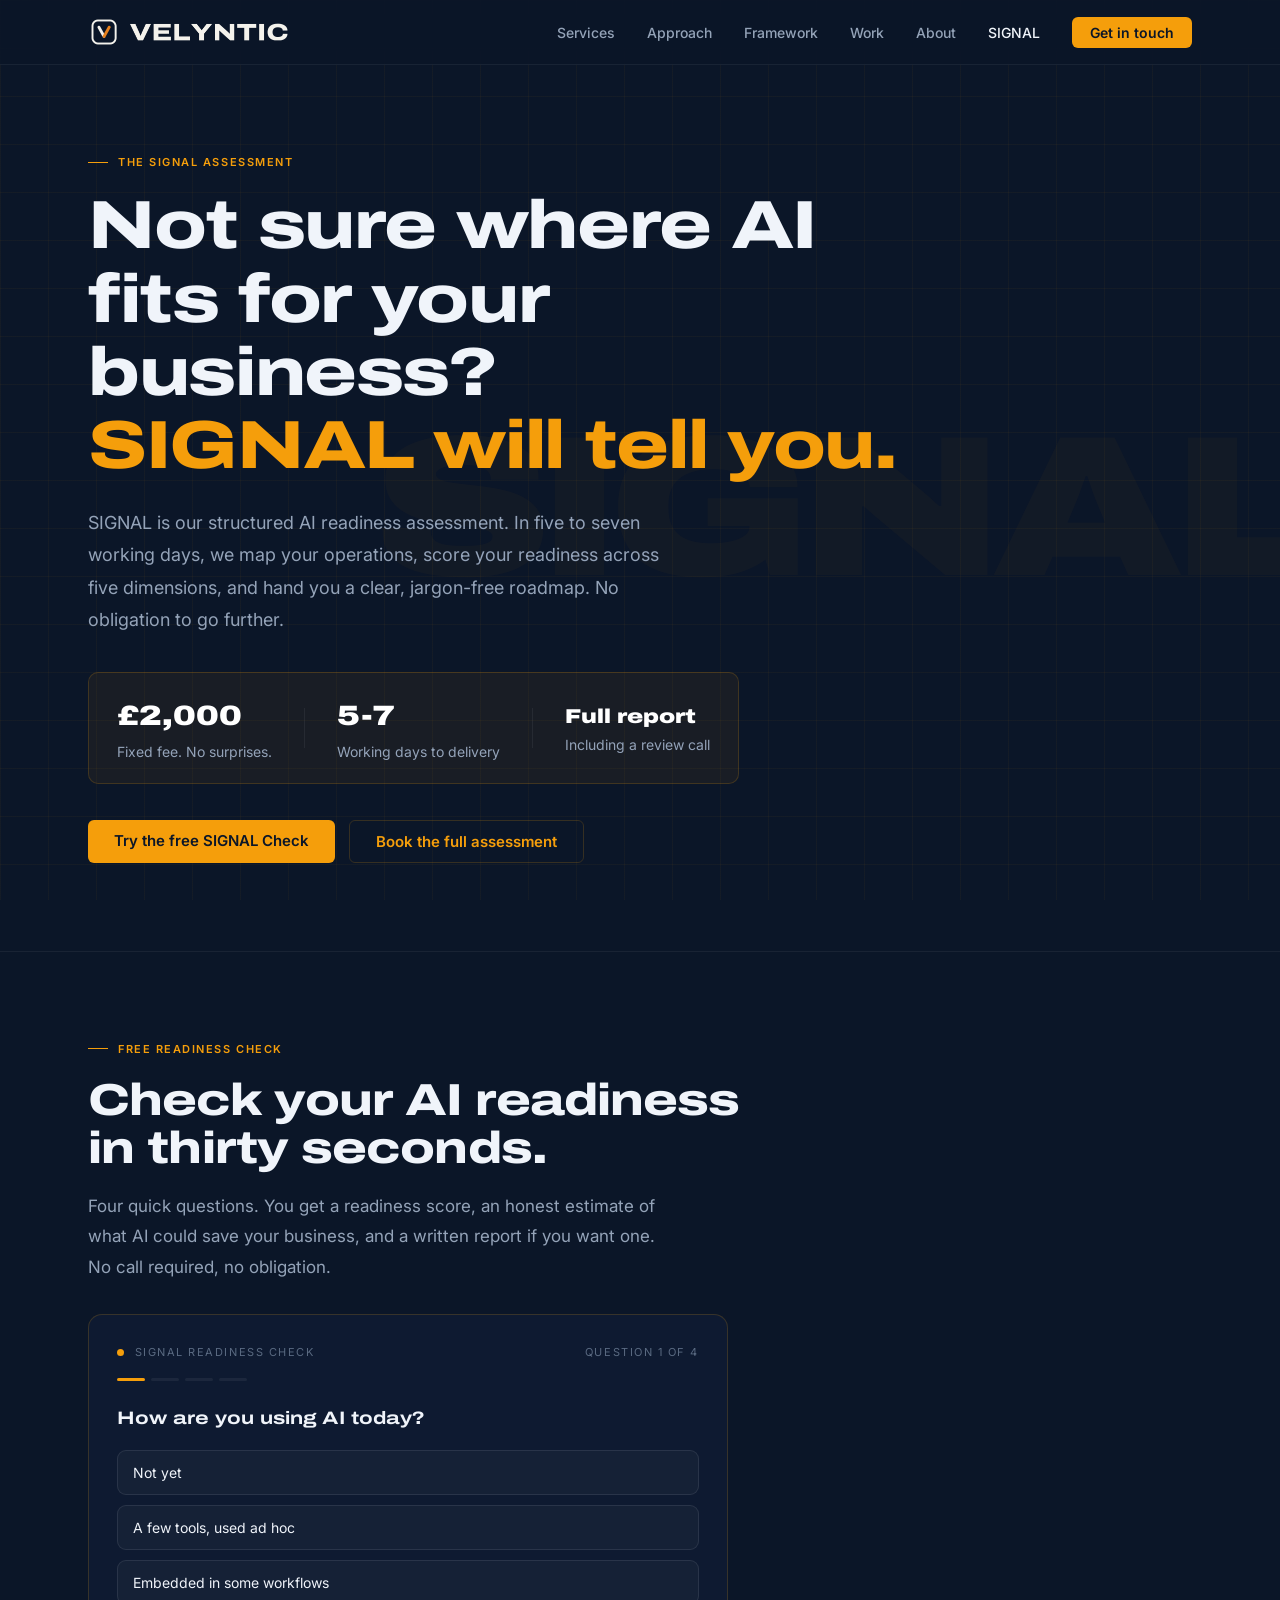
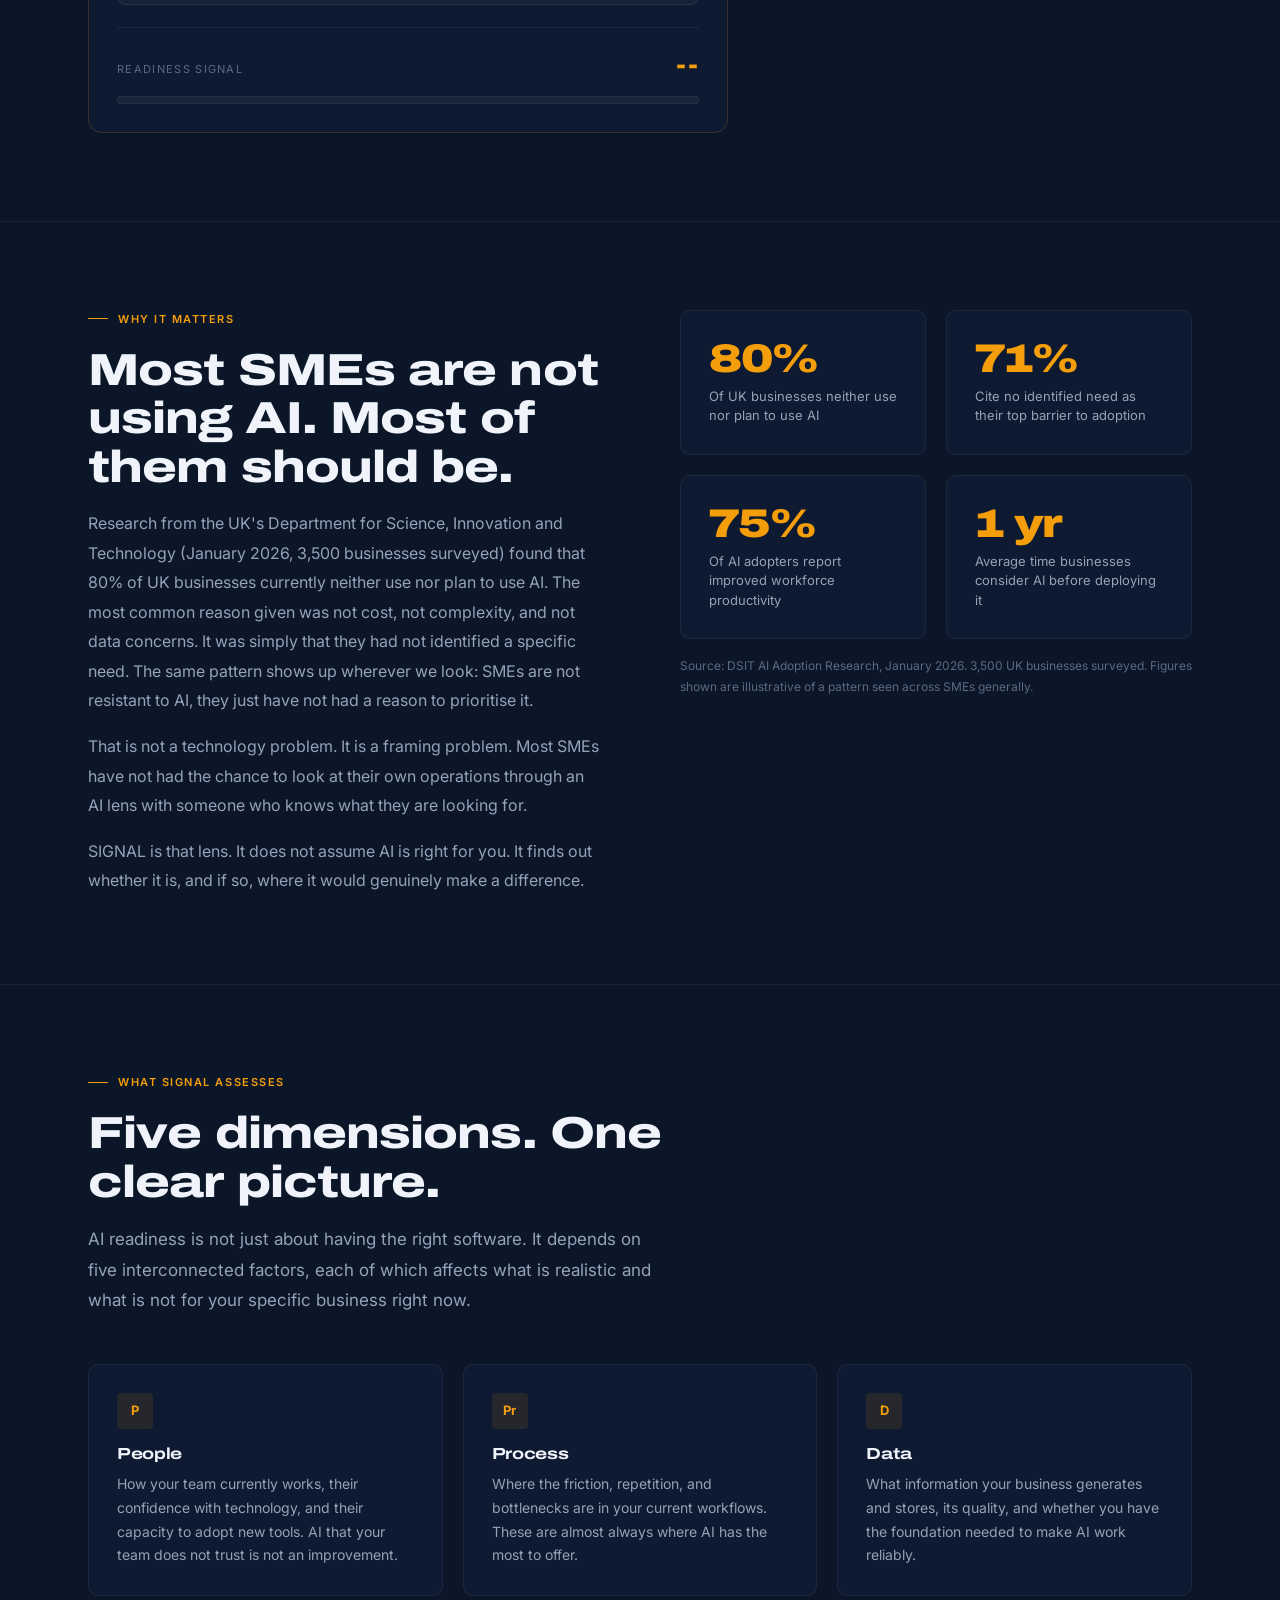
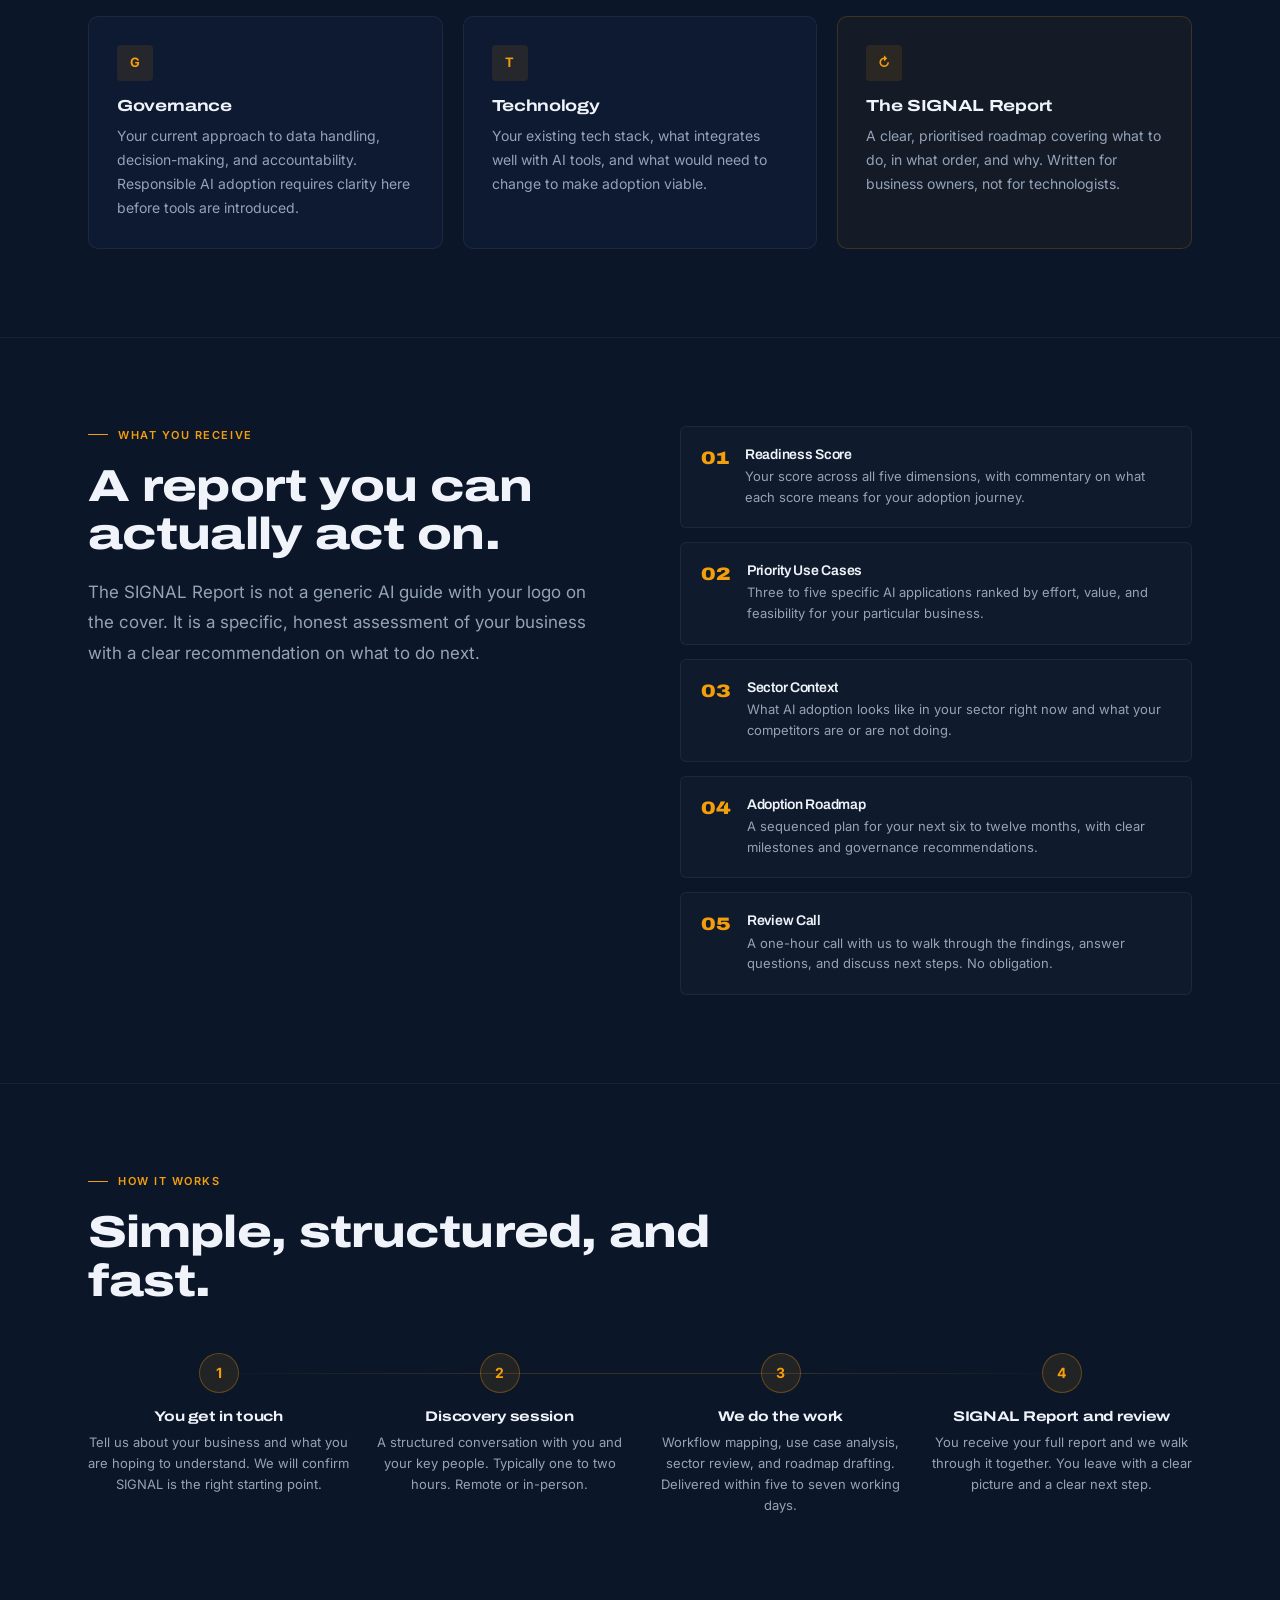
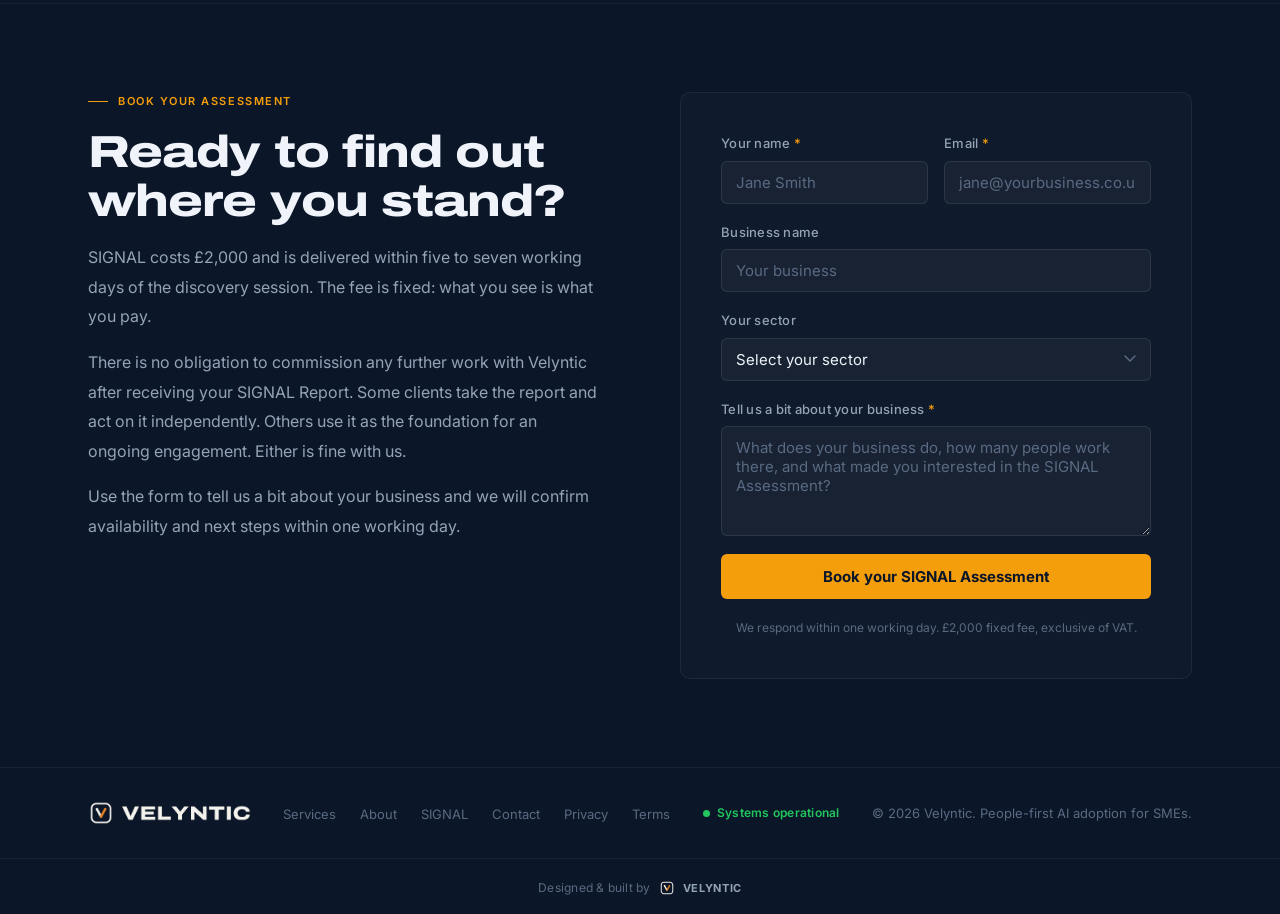
<file: signal.html>
<!DOCTYPE html>
<html lang="en-GB">
<head>
  <meta charset="UTF-8">
  <meta name="viewport" content="width=device-width, initial-scale=1.0">
  <title>SIGNAL AI Readiness Assessment for SMEs | £2,000 Fixed Fee | Velyntic, North Yorkshire</title>
  <meta name="description" content="Is your business ready for AI? The SIGNAL Assessment maps your AI readiness across five dimensions and produces a governed adoption roadmap. £2,000 fixed fee, delivered in 5-7 working days. Free online readiness check available. Based in North Yorkshire.">
  <meta name="keywords" content="AI readiness assessment, AI readiness score, is my business ready for AI, SIGNAL assessment, AI adoption roadmap, SME AI assessment UK, business AI readiness test, AI maturity assessment, free AI readiness check, AI consultancy North Yorkshire, governed AI adoption">
  <meta name="robots" content="index, follow, max-image-preview:large, max-snippet:-1, max-video-preview:-1">
  <meta name="author" content="Michael Goggs, Velyntic">
  <meta name="geo.region" content="GB-NYK">
  <meta name="geo.placename" content="Catterick, North Yorkshire">
  <meta name="geo.position" content="54.3788;-1.7261">
  <meta name="ICBM" content="54.3788, -1.7261">
  <meta name="theme-color" content="#0B1628">
  <link rel="canonical" href="https://velyntic.com/signal.html">

  <!-- Open Graph -->
  <meta property="og:type" content="website">
  <meta property="og:site_name" content="Velyntic">
  <meta property="og:title" content="SIGNAL AI Readiness Assessment | £2,000 Fixed Fee">
  <meta property="og:description" content="Is your business ready for AI? The SIGNAL Assessment maps your readiness and produces a governed adoption roadmap. Free online readiness check available.">
  <meta property="og:url" content="https://velyntic.com/signal.html">
  <meta property="og:image" content="https://velyntic.com/assets/velyntic-og.png">
  <meta property="og:image:width" content="1200">
  <meta property="og:image:height" content="630">
  <meta property="og:locale" content="en_GB">

  <!-- Twitter Card -->
  <meta name="twitter:card" content="summary_large_image">
  <meta name="twitter:title" content="SIGNAL AI Readiness Assessment | £2,000 Fixed Fee | Velyntic">
  <meta name="twitter:description" content="Is your business ready for AI? Free online readiness check, plus a full £2,000 fixed-fee assessment with governed adoption roadmap.">
  <meta name="twitter:image" content="https://velyntic.com/assets/velyntic-og.png">

  <link rel="icon" type="image/png" href="assets/velyntic-favicon.png">
  <link rel="preconnect" href="https://fonts.googleapis.com">
  <link rel="preconnect" href="https://fonts.gstatic.com" crossorigin>
  <link href="https://fonts.googleapis.com/css2?family=Archivo:wdth,wght@75,400;100,700;100,800;100,900&family=Inter:wght@300;400;500;600&display=swap" rel="stylesheet">
  <link rel="stylesheet" href="css/styles.css?v=20260729a">
  <style>
    .signal-hero { padding: 88px 0; border-bottom: 1px solid var(--border-subtle); position: relative; overflow: hidden; }
    .signal-hero::after { content: 'SIGNAL'; position: absolute; right: -40px; top: 50%; transform: translateY(-50%); font-family: 'Archivo', sans-serif; font-weight: 900; font-stretch: expanded; font-size: 200px; color: rgba(245,158,11,0.03); letter-spacing: -0.05em; pointer-events: none; user-select: none; line-height: 1; }
    .signal-hero h1 { font-size: clamp(40px, 5.5vw, 68px); max-width: 820px; margin-bottom: 24px; }
    .signal-hero p { font-size: 18px; color: var(--text-muted); max-width: 580px; line-height: 1.8; margin-bottom: 36px; }
    .signal-price-strip { display: inline-flex; align-items: center; gap: 32px; background: rgba(245,158,11,0.06); border: 1px solid var(--border-amber); border-radius: var(--radius-lg); padding: 20px 28px; flex-wrap: wrap; }
    .signal-price-strip .price { font-family: 'Archivo', sans-serif; font-weight: 900; font-stretch: expanded; font-size: 28px; color: var(--white); }
    .signal-price-strip .price-note { font-size: 14px; color: var(--text-muted); }

    .why-signal { padding: 88px 0; border-bottom: 1px solid var(--border-subtle); }
    .why-layout { display: grid; grid-template-columns: 1fr 1fr; gap: 80px; align-items: start; }
    .why-text p { font-size: 16px; color: var(--text-muted); line-height: 1.85; }
    .why-text p + p { margin-top: 16px; }
    .stat-grid { display: grid; grid-template-columns: 1fr 1fr; gap: 20px; }
    .stat-card { border: 1px solid var(--border-subtle); border-radius: var(--radius-lg); padding: 28px; background: var(--navy-card); }
    .stat-card .stat-val { font-family: 'Archivo', sans-serif; font-weight: 900; font-stretch: expanded; font-size: 40px; color: var(--amber); letter-spacing: -0.03em; line-height: 1; }
    .stat-card .stat-lbl { font-size: 13px; color: var(--text-muted); margin-top: 8px; line-height: 1.5; }
    .stat-source { margin-top: 16px; font-size: 12px; color: var(--text-dim); }

    .what-covered { padding: 88px 0; border-bottom: 1px solid var(--border-subtle); }
    .covered-grid { display: grid; grid-template-columns: repeat(3,1fr); gap: 20px; margin-top: 48px; }
    .covered-card { border: 1px solid var(--border-subtle); border-radius: var(--radius-lg); padding: 28px; background: var(--navy-card); transition: border-color 0.2s; }
    .covered-card:hover { border-color: var(--border-amber); }
    .covered-icon { width: 36px; height: 36px; background: rgba(245,158,11,0.1); border-radius: 4px; display: flex; align-items: center; justify-content: center; color: var(--amber); font-weight: 700; font-size: 13px; margin-bottom: 16px; }
    .covered-card h3 { font-size: 16px; font-weight: 700; font-stretch: expanded; margin-bottom: 10px; }
    .covered-card p { font-size: 14px; color: var(--text-muted); line-height: 1.7; }

    .what-you-get { padding: 88px 0; border-bottom: 1px solid var(--border-subtle); }
    .get-layout { display: grid; grid-template-columns: 1fr 1fr; gap: 80px; align-items: start; }
    .get-list { display: flex; flex-direction: column; gap: 14px; }
    .get-item { display: flex; gap: 16px; padding: 20px; border: 1px solid var(--border-subtle); border-radius: var(--radius); background: rgba(255,255,255,0.02); }
    .get-item-num { font-family: 'Archivo', sans-serif; font-weight: 900; font-stretch: expanded; font-size: 18px; color: var(--amber); flex-shrink: 0; line-height: 1; margin-top: 2px; }
    .get-item h4 { font-size: 14px; font-weight: 600; font-stretch: normal; margin-bottom: 4px; }
    .get-item p { font-size: 13px; color: var(--text-muted); line-height: 1.6; margin: 0; }

    .process { padding: 88px 0; border-bottom: 1px solid var(--border-subtle); }
    .process-steps { display: grid; grid-template-columns: repeat(4,1fr); gap: 20px; margin-top: 48px; position: relative; }
    .process-steps::before { content: ''; position: absolute; top: 20px; left: 10%; right: 10%; height: 1px; background: linear-gradient(90deg, transparent, var(--border-amber), var(--border-amber), transparent); z-index: 0; }
    .process-step { text-align: center; position: relative; z-index: 1; }
    .step-num { width: 40px; height: 40px; border-radius: 50%; background: rgba(245,158,11,0.1); border: 1px solid rgba(245,158,11,0.3); display: flex; align-items: center; justify-content: center; color: var(--amber); font-weight: 700; font-size: 14px; margin: 0 auto 16px; }
    .process-step h4 { font-size: 14px; font-weight: 700; font-stretch: expanded; margin-bottom: 8px; }
    .process-step p { font-size: 13px; color: var(--text-muted); line-height: 1.6; }

    .signal-book { padding: 88px 0; }
    .signal-book-layout { display: grid; grid-template-columns: 1fr 1fr; gap: 80px; align-items: start; }
    .signal-book-info p { font-size: 16px; color: var(--text-muted); line-height: 1.85; }
    .signal-book-info p + p { margin-top: 16px; }

    /* INTERACTIVE SIGNAL CHECK */
    .signal-check-section { padding: 88px 0; border-bottom: 1px solid var(--border-subtle); }
    .sig-panel { margin-top: 32px; background: var(--navy-card); border: 1px solid var(--border-amber); border-radius: 14px; padding: 28px; max-width: 640px; }
    .sig-head { display: flex; justify-content: space-between; align-items: center; font-size: 11px; letter-spacing: 0.14em; text-transform: uppercase; color: var(--text-dim); }
    .pulse { display: inline-block; width: 7px; height: 7px; border-radius: 50%; background: var(--amber); margin-right: 6px; box-shadow: 0 0 0 0 rgba(245,158,11,0.5); animation: pulse 2s infinite; }
    @keyframes pulse { 0% { box-shadow: 0 0 0 0 rgba(245,158,11,0.5); } 70% { box-shadow: 0 0 0 7px rgba(245,158,11,0); } 100% { box-shadow: 0 0 0 0 rgba(245,158,11,0); } }
    @media (prefers-reduced-motion: reduce) { .pulse { animation: none; } }
    .sig-dots { display: flex; gap: 6px; margin: 16px 0 22px; }
    .sig-dots i { width: 28px; height: 3px; border-radius: 2px; background: var(--border-subtle); transition: background 0.3s; }
    .sig-dots i.active { background: var(--amber); }
    .sig-dots i.done { background: rgba(245,158,11,0.55); }
    .sig-qtext { font-family: 'Archivo', sans-serif; font-stretch: expanded; font-weight: 700; font-size: 18px; margin: 0 0 16px; }
    .sig-opts { display: flex; flex-direction: column; gap: 10px; }
    .sig-opt { text-align: left; font-family: 'Inter', sans-serif; font-size: 14px; color: var(--text-primary); background: rgba(255,255,255,0.03); border: 1px solid rgba(255,255,255,0.09); border-radius: 9px; padding: 13px 15px; cursor: pointer; transition: border-color 0.15s, background 0.15s; }
    .sig-opt:hover { border-color: var(--amber); background: rgba(245,158,11,0.06); }
    .sig-flabel { font-size: 12px; color: var(--text-muted); display: block; margin-top: 16px; }
    .sig-field { display: block; width: 100%; font-family: 'Inter', sans-serif; font-size: 14px; color: var(--text-primary); background: rgba(255,255,255,0.04); border: 1px solid rgba(255,255,255,0.09); border-radius: 9px; padding: 12px 14px; margin-top: 6px; -webkit-appearance: none; appearance: none; }
    .sig-field:focus { outline: none; border-color: var(--amber); }
    select.sig-field { background-image: url("data:image/svg+xml,%3Csvg xmlns='http://www.w3.org/2000/svg' width='12' height='8' viewBox='0 0 12 8'%3E%3Cpath d='M1 1l5 5 5-5' stroke='%235A6A82' stroke-width='1.5' fill='none' stroke-linecap='round'/%3E%3C/svg%3E"); background-repeat: no-repeat; background-position: right 14px center; padding-right: 36px; }
    select.sig-field option { background: #111f38; color: var(--text-primary); }
    .sig-slider { width: 100%; margin-top: 10px; accent-color: var(--amber); }
    .sig-gauge { margin-top: 22px; padding-top: 18px; border-top: 1px solid var(--border-subtle); }
    .sig-grow { display: flex; justify-content: space-between; align-items: baseline; font-size: 11px; letter-spacing: 0.12em; text-transform: uppercase; color: var(--text-dim); margin-bottom: 10px; }
    .sig-num { font-family: 'Archivo', sans-serif; font-stretch: expanded; font-weight: 800; font-size: 24px; color: var(--amber); }
    .sig-track { height: 8px; background: rgba(255,255,255,0.04); border-radius: 5px; overflow: hidden; border: 1px solid var(--border-subtle); }
    .sig-fill { height: 100%; width: 0; background: var(--amber); border-radius: 5px; transition: width 0.5s cubic-bezier(.2,.7,.3,1); }
    .sig-result { display: none; margin-top: 20px; padding-top: 20px; border-top: 1px solid var(--border-subtle); }
    .sig-band { display: inline-block; font-family: 'Archivo', sans-serif; font-stretch: expanded; font-weight: 700; font-size: 13px; color: var(--amber); border: 1px solid var(--amber); border-radius: 6px; padding: 5px 12px; }
    .sig-amsg { display: flex; gap: 12px; margin-top: 16px; background: rgba(245,158,11,0.06); border: 1px solid rgba(245,158,11,0.3); border-radius: 10px; padding: 14px 15px; }
    .sig-amsg .ai { width: 28px; height: 28px; flex: none; border-radius: 50%; border: 1px solid var(--amber); display: flex; align-items: center; justify-content: center; color: var(--amber); font-size: 14px; }
    .sig-amsg .txt { font-size: 14px; line-height: 1.55; color: #F6E7CC; }
    .roi { margin-top: 18px; background: rgba(255,255,255,0.02); border: 1px solid var(--border-subtle); border-radius: 10px; padding: 18px; }
    .roi-lab { font-size: 11px; letter-spacing: 0.12em; text-transform: uppercase; color: var(--text-dim); }
    .roi-grid { display: grid; grid-template-columns: repeat(auto-fit,minmax(140px,1fr)); gap: 20px; margin-top: 14px; }
    .roi-num { font-family: 'Archivo', sans-serif; font-stretch: expanded; font-weight: 800; font-size: 30px; color: var(--amber); line-height: 1.1; }
    .roi-cap { font-size: 12px; color: var(--text-muted); margin-top: 4px; line-height: 1.4; }
    .roi-fine { font-size: 11.5px; color: var(--text-dim); line-height: 1.55; margin-top: 14px; padding-top: 12px; border-top: 1px solid var(--border-subtle); }
    .sig-trend { margin-top: 18px; background: rgba(255,255,255,0.02); border: 1px solid var(--border-subtle); border-radius: 10px; padding: 16px; }
    .sig-trend .tl { font-size: 11px; letter-spacing: 0.1em; text-transform: uppercase; color: var(--text-dim); margin-bottom: 10px; display: flex; justify-content: space-between; gap: 12px; }
    .sig-stagelabels { display: flex; justify-content: space-between; font-size: 10px; color: var(--text-muted); margin-top: 6px; }
    .sig-capture { margin-top: 18px; background: rgba(245,158,11,0.06); border: 1px solid rgba(245,158,11,0.3); border-radius: 10px; padding: 16px; }
    .sig-capture-done { background: rgba(255,255,255,0.02); border-color: var(--border-subtle); }
    .capture-h { display: flex; align-items: center; gap: 8px; font-family: 'Archivo', sans-serif; font-stretch: expanded; font-weight: 700; font-size: 14px; color: var(--amber); }
    .capture-p { font-size: 12.5px; color: var(--text-muted); line-height: 1.55; margin-top: 8px; }
    .capture-row { display: flex; gap: 10px; margin-top: 12px; flex-wrap: wrap; }
    .capture-row .sig-field { flex: 1; min-width: 180px; margin-top: 0; }
    .sig-resfoot { display: flex; gap: 12px; margin-top: 18px; flex-wrap: wrap; align-items: center; }
    .sig-retake { font-family: 'Inter', sans-serif; font-size: 13px; color: var(--text-muted); background: transparent; border: 1px solid var(--border-subtle); border-radius: 8px; padding: 9px 14px; cursor: pointer; transition: border-color 0.15s; }
    .sig-retake:hover { border-color: var(--amber); }

    @media (max-width: 1024px) { .covered-grid { grid-template-columns: repeat(2,1fr); } .process-steps { grid-template-columns: repeat(2,1fr); } .process-steps::before { display: none; } }
    @media (max-width: 768px) {
      .signal-hero::after { display: none; }
      .why-layout, .get-layout, .signal-book-layout { grid-template-columns: 1fr; gap: 48px; }
      .covered-grid { grid-template-columns: 1fr; }
      .stat-grid { grid-template-columns: 1fr; }
    }
  </style>
</head>
<body>

<header id="nav">
  <div class="nav-inner">
    <a href="index.html" class="nav-logo"><img src="assets/velyntic-logo-lockup.png" alt="Velyntic"></a>
    <nav aria-label="Main navigation">
      <ul class="nav-links">
        <li><a href="services.html">Services</a></li>
        <li><a href="approach.html">Approach</a></li>
        <li><a href="framework.html">Framework</a></li>
        <li><a href="work.html">Work</a></li>
        <li><a href="about.html">About</a></li>
        <li><a href="signal.html" class="active">SIGNAL</a></li>
        <li><a href="contact.html" class="nav-cta">Get in touch</a></li>
      </ul>
    </nav>
    <button class="nav-toggle" id="navToggle" aria-label="Open menu" aria-expanded="false">
      <span></span><span></span><span></span>
    </button>
  </div>
</header>
<nav class="nav-drawer" id="navDrawer" aria-label="Mobile navigation">
  <a href="services.html">Services</a>
  <a href="approach.html">Approach</a>
  <a href="framework.html">Framework</a>
  <a href="work.html">Work</a>
  <a href="about.html">About</a>
  <a href="signal.html">SIGNAL</a>
  <a href="contact.html">Get in touch</a>
</nav>

<main>

  <!-- HERO -->
  <section class="signal-hero">
    <div class="container">
      <div class="section-label">The SIGNAL Assessment</div>
      <h1>Not sure where AI fits for your business?<br><em>SIGNAL will tell you.</em></h1>
      <p>SIGNAL is our structured AI readiness assessment. In five to seven working days, we map your operations, score your readiness across five dimensions, and hand you a clear, jargon-free roadmap. No obligation to go further.</p>
      <div class="signal-price-strip">
        <div><div class="price">£2,000</div><div class="price-note">Fixed fee. No surprises.</div></div>
        <div style="width:1px;height:40px;background:var(--border-subtle);"></div>
        <div><div class="price">5-7</div><div class="price-note">Working days to delivery</div></div>
        <div style="width:1px;height:40px;background:var(--border-subtle);"></div>
        <div><div class="price" style="font-size:20px">Full report</div><div class="price-note">Including a review call</div></div>
      </div>
      <div style="margin-top:36px;display:flex;gap:14px;flex-wrap:wrap;">
        <a href="#signal-check" class="btn btn-amber">Try the free SIGNAL Check</a>
        <a href="contact.html?service=signal-assessment" class="btn btn-outline">Book the full assessment</a>
      </div>
    </div>
  </section>

  <!-- INTERACTIVE SIGNAL CHECK -->
  <section class="signal-check-section" id="signal-check">
    <div class="container">
      <div class="section-label">Free readiness check</div>
      <h2 class="section-title">Check your AI readiness in thirty seconds.</h2>
      <p class="section-body" style="margin-bottom:8px;">Four quick questions. You get a readiness score, an honest estimate of what AI could save your business, and a written report if you want one. No call required, no obligation.</p>

      <div class="sig-panel" id="sig">
        <div class="sig-head">
          <span><span class="pulse"></span> SIGNAL readiness check</span>
          <span class="sig-count">Question 1 of 4</span>
        </div>
        <div class="sig-dots"><i class="active"></i><i></i><i></i><i></i></div>

        <div class="sig-qarea">
          <div class="sig-step">
            <p class="sig-qtext">How are you using AI today?</p>
            <div class="sig-opts">
              <button class="sig-opt" data-score="0">Not yet</button>
              <button class="sig-opt" data-score="1">A few tools, used ad hoc</button>
              <button class="sig-opt" data-score="2">Embedded in some workflows</button>
            </div>
          </div>
          <div class="sig-step" style="display:none">
            <p class="sig-qtext">Do you have any governance for AI use?</p>
            <div class="sig-opts">
              <button class="sig-opt" data-score="0">None yet</button>
              <button class="sig-opt" data-score="1">Informal, in people's heads</button>
              <button class="sig-opt" data-score="2">Documented policy in place</button>
            </div>
          </div>
          <div class="sig-step" style="display:none">
            <p class="sig-qtext">Is there a clear business need you want AI to solve?</p>
            <div class="sig-opts">
              <button class="sig-opt" data-score="0">Not sure yet</button>
              <button class="sig-opt" data-score="1">A rough idea</button>
              <button class="sig-opt" data-score="2">Clearly defined</button>
            </div>
          </div>
          <div class="sig-step" style="display:none">
            <p class="sig-qtext">Last one. Tell us about your business.</p>
            <label class="sig-flabel" for="sig-sector">What sector are you in?</label>
            <select class="sig-field" id="sig-sector">
              <option value="professional">Professional services</option>
              <option value="construction">Construction and trades</option>
              <option value="retail">Retail and distribution</option>
              <option value="transport">Transport and logistics</option>
              <option value="hospitality">Hospitality and catering</option>
              <option value="other">Something else</option>
            </select>
            <label class="sig-flabel" for="sig-team">How many people work there? (<span id="sig-team-lab">10</span>)</label>
            <input type="range" min="1" max="100" value="10" class="sig-slider" id="sig-team">
            <div style="margin-top:20px;"><button class="btn btn-amber" id="sig-go">See my result</button></div>
          </div>
        </div>

        <div class="sig-gauge">
          <div class="sig-grow"><span>Readiness signal</span><span class="sig-num">--</span></div>
          <div class="sig-track"><div class="sig-fill"></div></div>
        </div>

        <div class="sig-result">
          <span class="sig-band">Developing</span>
          <div class="sig-amsg"><span class="ai">&#10022;</span><span class="txt"></span></div>

          <div class="roi">
            <div class="roi-lab">Estimated opportunity, at your readiness</div>
            <div class="roi-grid">
              <div>
                <div class="roi-num" id="roi-hours">0</div>
                <div class="roi-cap">hours a week, across your team</div>
              </div>
              <div>
                <div class="roi-num" id="roi-money">£0</div>
                <div class="roi-cap">a year, conservatively</div>
              </div>
            </div>
            <p class="roi-fine">An estimate, not a promise. It assumes recoverable admin time for your sector, a conservative blended rate, and only the share a business at your readiness level would realistically capture in year one. We would rather under-promise here and prove it later.</p>
          </div>

          <div class="sig-trend">
            <div class="tl"><span>Your SIGNAL, tracked across the engagement</span><span style="color:var(--amber)" class="sig-now">Baseline</span></div>
            <svg width="100%" height="64" viewBox="0 0 300 64" preserveAspectRatio="none">
              <polyline points="12,50 82,44 152,34 222,22 288,10" fill="none" stroke="rgba(245,158,11,.18)" stroke-width="7"/>
              <polyline points="12,50 82,44 152,34 222,22 288,10" fill="none" stroke="#F59E0B" stroke-width="2"/>
              <circle cx="12" cy="50" r="4" fill="#FCD34D"/>
              <circle cx="288" cy="10" r="4" fill="#FCD34D"/>
            </svg>
            <div class="sig-stagelabels"><span>Assess</span><span>Design</span><span>Deliver</span><span>Embed</span><span>Evolve</span></div>
          </div>

          <!-- Email capture wired to Basin -->
          <form class="sig-capture" id="sig-capture" action="https://usebasin.com/f/0cc7b4fff8bb" method="POST" enctype="multipart/form-data">
            <input type="text" name="_honeypot" class="basin-hp" tabindex="-1" autocomplete="off">
            <input type="hidden" name="form_type" value="SIGNAL Check - report request">
            <input type="hidden" name="readiness_score" id="cap-score" value="">
            <input type="hidden" name="readiness_band" id="cap-band" value="">
            <input type="hidden" name="sector" id="cap-sector" value="">
            <input type="hidden" name="team_size" id="cap-team" value="">
            <input type="hidden" name="estimated_hours" id="cap-hours" value="">
            <input type="hidden" name="estimated_saving" id="cap-saving" value="">
            <div class="capture-h">&#9993; Send me the full SIGNAL report</div>
            <p class="capture-p">A short written breakdown: where your readiness sits, the gaps worth closing first, and where AI is most likely to earn its place in your sector. No sales sequence, no noise.</p>
            <div class="capture-row">
              <input class="sig-field" type="email" name="email" id="cap-email" placeholder="name@company.com" required>
              <button type="submit" class="btn btn-amber" id="cap-btn" disabled>Send it</button>
            </div>
          </form>
          <div class="sig-capture sig-capture-done" id="capture-done" style="display:none;">
            <div class="capture-h">&#10003; On its way.</div>
            <p class="capture-p">Thanks. We have your details and will send your SIGNAL report to that address shortly. We usually respond within one working day.</p>
          </div>

          <div class="sig-resfoot">
            <a href="contact.html?service=signal-assessment" class="btn btn-amber" style="padding:10px 20px;font-size:14px;">Book a full SIGNAL assessment</a>
            <button type="button" class="sig-retake">Retake</button>
          </div>
        </div>
      </div>
    </div>
  </section>

  <!-- WHY SMEs NEED THIS -->
  <section class="why-signal">
    <div class="container">
      <div class="why-layout">
        <div class="why-text">
          <div class="section-label">Why it matters</div>
          <h2 class="section-title">Most SMEs are not using AI. Most of them should be.</h2>
          <p>Research from the UK's Department for Science, Innovation and Technology (January 2026, 3,500 businesses surveyed) found that 80% of UK businesses currently neither use nor plan to use AI. The most common reason given was not cost, not complexity, and not data concerns. It was simply that they had not identified a specific need. The same pattern shows up wherever we look: SMEs are not resistant to AI, they just have not had a reason to prioritise it.</p>
          <p>That is not a technology problem. It is a framing problem. Most SMEs have not had the chance to look at their own operations through an AI lens with someone who knows what they are looking for.</p>
          <p>SIGNAL is that lens. It does not assume AI is right for you. It finds out whether it is, and if so, where it would genuinely make a difference.</p>
        </div>
        <div>
          <div class="stat-grid">
            <div class="stat-card"><div class="stat-val">80%</div><div class="stat-lbl">Of UK businesses neither use nor plan to use AI</div></div>
            <div class="stat-card"><div class="stat-val">71%</div><div class="stat-lbl">Cite no identified need as their top barrier to adoption</div></div>
            <div class="stat-card"><div class="stat-val">75%</div><div class="stat-lbl">Of AI adopters report improved workforce productivity</div></div>
            <div class="stat-card"><div class="stat-val">1 yr</div><div class="stat-lbl">Average time businesses consider AI before deploying it</div></div>
          </div>
          <p class="stat-source">Source: DSIT AI Adoption Research, January 2026. 3,500 UK businesses surveyed. Figures shown are illustrative of a pattern seen across SMEs generally.</p>
        </div>
      </div>
    </div>
  </section>

  <!-- WHAT IT COVERS -->
  <section class="what-covered">
    <div class="container">
      <div class="section-label">What SIGNAL assesses</div>
      <h2 class="section-title">Five dimensions. One clear picture.</h2>
      <p class="section-body">AI readiness is not just about having the right software. It depends on five interconnected factors, each of which affects what is realistic and what is not for your specific business right now.</p>
      <div class="covered-grid">
        <div class="covered-card">
          <div class="covered-icon">P</div>
          <h3>People</h3>
          <p>How your team currently works, their confidence with technology, and their capacity to adopt new tools. AI that your team does not trust is not an improvement.</p>
        </div>
        <div class="covered-card">
          <div class="covered-icon">Pr</div>
          <h3>Process</h3>
          <p>Where the friction, repetition, and bottlenecks are in your current workflows. These are almost always where AI has the most to offer.</p>
        </div>
        <div class="covered-card">
          <div class="covered-icon">D</div>
          <h3>Data</h3>
          <p>What information your business generates and stores, its quality, and whether you have the foundation needed to make AI work reliably.</p>
        </div>
        <div class="covered-card">
          <div class="covered-icon">G</div>
          <h3>Governance</h3>
          <p>Your current approach to data handling, decision-making, and accountability. Responsible AI adoption requires clarity here before tools are introduced.</p>
        </div>
        <div class="covered-card">
          <div class="covered-icon">T</div>
          <h3>Technology</h3>
          <p>Your existing tech stack, what integrates well with AI tools, and what would need to change to make adoption viable.</p>
        </div>
        <div class="covered-card" style="background:rgba(245,158,11,0.04);border-color:var(--border-amber);">
          <div class="covered-icon">&#8635;</div>
          <h3>The SIGNAL Report</h3>
          <p>A clear, prioritised roadmap covering what to do, in what order, and why. Written for business owners, not for technologists.</p>
        </div>
      </div>
    </div>
  </section>

  <!-- WHAT YOU GET -->
  <section class="what-you-get">
    <div class="container">
      <div class="get-layout">
        <div>
          <div class="section-label">What you receive</div>
          <h2 class="section-title">A report you can actually act on.</h2>
          <p class="section-body">The SIGNAL Report is not a generic AI guide with your logo on the cover. It is a specific, honest assessment of your business with a clear recommendation on what to do next.</p>
        </div>
        <div class="get-list">
          <div class="get-item">
            <div class="get-item-num">01</div>
            <div><h4>Readiness Score</h4><p>Your score across all five dimensions, with commentary on what each score means for your adoption journey.</p></div>
          </div>
          <div class="get-item">
            <div class="get-item-num">02</div>
            <div><h4>Priority Use Cases</h4><p>Three to five specific AI applications ranked by effort, value, and feasibility for your particular business.</p></div>
          </div>
          <div class="get-item">
            <div class="get-item-num">03</div>
            <div><h4>Sector Context</h4><p>What AI adoption looks like in your sector right now and what your competitors are or are not doing.</p></div>
          </div>
          <div class="get-item">
            <div class="get-item-num">04</div>
            <div><h4>Adoption Roadmap</h4><p>A sequenced plan for your next six to twelve months, with clear milestones and governance recommendations.</p></div>
          </div>
          <div class="get-item">
            <div class="get-item-num">05</div>
            <div><h4>Review Call</h4><p>A one-hour call with us to walk through the findings, answer questions, and discuss next steps. No obligation.</p></div>
          </div>
        </div>
      </div>
    </div>
  </section>

  <!-- PROCESS -->
  <section class="process">
    <div class="container">
      <div class="section-label">How it works</div>
      <h2 class="section-title">Simple, structured, and fast.</h2>
      <div class="process-steps">
        <div class="process-step">
          <div class="step-num">1</div>
          <h4>You get in touch</h4>
          <p>Tell us about your business and what you are hoping to understand. We will confirm SIGNAL is the right starting point.</p>
        </div>
        <div class="process-step">
          <div class="step-num">2</div>
          <h4>Discovery session</h4>
          <p>A structured conversation with you and your key people. Typically one to two hours. Remote or in-person.</p>
        </div>
        <div class="process-step">
          <div class="step-num">3</div>
          <h4>We do the work</h4>
          <p>Workflow mapping, use case analysis, sector review, and roadmap drafting. Delivered within five to seven working days.</p>
        </div>
        <div class="process-step">
          <div class="step-num">4</div>
          <h4>SIGNAL Report and review</h4>
          <p>You receive your full report and we walk through it together. You leave with a clear picture and a clear next step.</p>
        </div>
      </div>
    </div>
  </section>

  <!-- BOOK -->
  <section class="signal-book">
    <div class="container">
      <div class="signal-book-layout">
        <div class="signal-book-info">
          <div class="section-label">Book your assessment</div>
          <h2 class="section-title">Ready to find out where you stand?</h2>
          <p>SIGNAL costs £2,000 and is delivered within five to seven working days of the discovery session. The fee is fixed: what you see is what you pay.</p>
          <p>There is no obligation to commission any further work with Velyntic after receiving your SIGNAL Report. Some clients take the report and act on it independently. Others use it as the foundation for an ongoing engagement. Either is fine with us.</p>
          <p>Use the form to tell us a bit about your business and we will confirm availability and next steps within one working day.</p>
        </div>
        <div class="contact-form">
          <form action="https://usebasin.com/f/0cc7b4fff8bb" method="POST" enctype="multipart/form-data">
            <input type="text" name="_honeypot" class="basin-hp" tabindex="-1" autocomplete="off">
            <input type="hidden" name="service" value="SIGNAL Assessment">
            <div class="form-stack">
              <div class="form-row">
                <div class="field">
                  <label for="name">Your name <span style="color:var(--amber)">*</span></label>
                  <input type="text" id="name" name="name" required placeholder="Jane Smith">
                </div>
                <div class="field">
                  <label for="email">Email <span style="color:var(--amber)">*</span></label>
                  <input type="email" id="email" name="email" required placeholder="jane@yourbusiness.co.uk">
                </div>
              </div>
              <div class="field">
                <label for="company">Business name</label>
                <input type="text" id="company" name="company" placeholder="Your business">
              </div>
              <div class="field">
                <label for="sector">Your sector</label>
                <select id="sector" name="sector">
                  <option value="" disabled selected>Select your sector</option>
                  <option>Construction</option>
                  <option>Retail</option>
                  <option>Hospitality and catering</option>
                  <option>Transport and logistics</option>
                  <option>Professional services</option>
                  <option>Healthcare</option>
                  <option>Manufacturing</option>
                  <option>Other</option>
                </select>
              </div>
              <div class="field">
                <label for="message">Tell us a bit about your business <span style="color:var(--amber)">*</span></label>
                <textarea id="message" name="message" required placeholder="What does your business do, how many people work there, and what made you interested in the SIGNAL Assessment?"></textarea>
              </div>
              <button type="submit" class="form-submit">Book your SIGNAL Assessment</button>
              <p class="form-note">We respond within one working day. £2,000 fixed fee, exclusive of VAT.</p>
            </div>
          </form>
        </div>
      </div>
    </div>
  </section>

</main>

<footer>
  <div class="footer-main">
    <a href="index.html" class="footer-logo"><img src="assets/velyntic-logo-lockup.png" alt="Velyntic"></a>
    <ul class="footer-links">
      <li><a href="services.html">Services</a></li>
      <li><a href="about.html">About</a></li>
      <li><a href="signal.html">SIGNAL</a></li>
      <li><a href="contact.html">Contact</a></li>
      <li><a href="privacy.html">Privacy</a></li>
      <li><a href="terms.html">Terms</a></li>
    </ul>
    <span class="footer-status"><span class="fs-dot"></span>Systems operational</span>
    <p class="footer-copy">&copy; 2026 Velyntic. People-first AI adoption for SMEs.</p>
  </div>
  <div class="footer-credit">
    <div class="footer-credit-inner">
      Designed &amp; built by
      <img src="assets/velyntic-mark.png" alt="Velyntic mark">
      <strong>VELYNTIC</strong>
    </div>
  </div>
</footer>

<script src="js/main.js?v=20260729a"></script>

<!-- Structured Data: Service + FAQPage + BreadcrumbList -->
<script type="application/ld+json">
[
  {
    "@context": "https://schema.org",
    "@type": "BreadcrumbList",
    "itemListElement": [
      { "@type": "ListItem", "position": 1, "name": "Home", "item": "https://velyntic.com/" },
      { "@type": "ListItem", "position": 2, "name": "SIGNAL Assessment", "item": "https://velyntic.com/signal.html" }
    ]
  },
  {
    "@context": "https://schema.org",
    "@type": "Service",
    "name": "SIGNAL AI Readiness Assessment",
    "alternateName": "SIGNAL Assessment",
    "description": "A structured AI readiness assessment that maps your operations, identifies where AI adds genuine value, and produces a governed adoption roadmap. Scores readiness across five dimensions: people, process, data, governance, and technology. Includes a discovery session, operations mapping, sector analysis, priority use cases, and a post-delivery review call.",
    "url": "https://velyntic.com/signal.html",
    "provider": { "@id": "https://velyntic.com/#organization" },
    "serviceType": "AI Readiness Assessment",
    "areaServed": { "@type": "Country", "name": "United Kingdom" },
    "offers": {
      "@type": "Offer",
      "price": "2000",
      "priceCurrency": "GBP",
      "priceSpecification": {
        "@type": "UnitPriceSpecification",
        "price": "2000",
        "priceCurrency": "GBP",
        "unitText": "fixed fee, exclusive of VAT"
      },
      "deliveryLeadTime": {
        "@type": "QuantitativeValue",
        "minValue": 5,
        "maxValue": 7,
        "unitCode": "DAY",
        "unitText": "working days"
      }
    },
    "hasOfferCatalog": {
      "@type": "OfferCatalog",
      "name": "What the SIGNAL Assessment includes",
      "itemListElement": [
        "Discovery session with key stakeholders (1-2 hours)",
        "Operations and workflow mapping across core business functions",
        "AI readiness scoring across five dimensions",
        "Sector AI landscape review",
        "Three to five priority use cases with effort and value estimates",
        "Full SIGNAL Report: governed adoption roadmap",
        "Post-delivery review call"
      ]
    }
  },
  {
    "@context": "https://schema.org",
    "@type": "FAQPage",
    "mainEntity": [
      {
        "@type": "Question",
        "name": "What is the SIGNAL AI readiness assessment?",
        "acceptedAnswer": {
          "@type": "Answer",
          "text": "SIGNAL is Velyntic's structured AI readiness assessment for SMEs. It maps your operations, scores your readiness across five dimensions (people, process, data, governance, and technology), and produces a governed adoption roadmap with prioritised use cases. It costs £2,000 as a fixed fee and is delivered in 5-7 working days."
        }
      },
      {
        "@type": "Question",
        "name": "How much does the SIGNAL assessment cost?",
        "acceptedAnswer": {
          "@type": "Answer",
          "text": "The SIGNAL Assessment costs £2,000 as a fixed fee, exclusive of VAT. There are no hidden costs or additional charges. The fee covers the full assessment including a discovery session, operations mapping, readiness scoring, a written report, and a review call."
        }
      },
      {
        "@type": "Question",
        "name": "Is my business ready for AI?",
        "acceptedAnswer": {
          "@type": "Answer",
          "text": "That is exactly what the SIGNAL Assessment determines. Research shows 80% of UK businesses neither use nor plan to use AI, with 71% citing no identified need as their top barrier. SIGNAL provides a structured, honest assessment of whether AI is right for your business right now, and if so, where it would make a genuine difference. You can try the free online SIGNAL Check on our website for an initial indication."
        }
      },
      {
        "@type": "Question",
        "name": "Do I have to buy more services after the SIGNAL assessment?",
        "acceptedAnswer": {
          "@type": "Answer",
          "text": "No. There is no obligation to commission any further work with Velyntic after receiving your SIGNAL Report. Some clients take the report and act on it independently. Others use it as the foundation for an ongoing engagement. Either is fine."
        }
      }
    ]
  }
]
</script>

<script>
// ---- SIGNAL readiness check ----
(function(){
  var SECTORS = {
    professional: { h: 3.5, r: 32 },
    construction: { h: 3.0, r: 28 },
    retail:       { h: 2.5, r: 24 },
    transport:    { h: 3.0, r: 26 },
    hospitality:  { h: 2.5, r: 22 },
    other:        { h: 3.0, r: 28 }
  };
  var sig = document.getElementById('sig');
  if (!sig) return;

  var steps = [].slice.call(sig.querySelectorAll('.sig-step'));
  var dots = sig.querySelectorAll('.sig-dots i');
  var count = sig.querySelector('.sig-count');
  var fill = sig.querySelector('.sig-fill');
  var num = sig.querySelector('.sig-num');
  var qarea = sig.querySelector('.sig-qarea');
  var result = sig.querySelector('.sig-result');
  var band = sig.querySelector('.sig-band');
  var amsg = sig.querySelector('.sig-amsg .txt');
  var nowlab = sig.querySelector('.sig-now');
  var teamSlider = document.getElementById('sig-team');
  var teamLab = document.getElementById('sig-team-lab');
  var sectorSel = document.getElementById('sig-sector');
  var cur = 0, score = 0;

  teamSlider.addEventListener('input', function(){ teamLab.textContent = teamSlider.value; });

  function readiness(){ return Math.round(20 + (score / 6) * 70); }
  function captureRate(v){ if (v <= 40) return 0.35; if (v <= 58) return 0.5; if (v <= 74) return 0.65; return 0.8; }
  function setDots(){
    for (var i = 0; i < dots.length; i++) {
      dots[i].className = i < cur ? 'done' : (i === cur ? 'active' : '');
    }
  }
  function drawGauge(){
    var v = readiness();
    fill.style.width = v + '%';
    num.textContent = v;
  }
  function finish(){
    qarea.style.display = 'none';
    for (var i = 0; i < dots.length; i++) dots[i].className = 'done';
    count.textContent = 'Complete';

    var v = readiness();
    var b, m;
    if (v <= 40) { b = 'Emerging'; m = 'You are right at the start, which is where most SMEs sit. The first move is finding one clear, high-value use case rather than buying tools. That is exactly what a SIGNAL assessment does.'; }
    else if (v <= 58) { b = 'Developing'; m = 'You have made a start. The usual gaps now are governance and a clearly defined need. A SIGNAL assessment turns scattered use into a focused plan.'; }
    else if (v <= 74) { b = 'Progressing'; m = 'You are ahead of most SMEs. The value now is embedding AI properly and measuring it, rather than adding more tools. Our Evolve loop is built for exactly that.'; }
    else { b = 'Ready to scale'; m = 'You are in a strong position. The opportunity now is scaling with governance at pace, alongside a partner who keeps measuring. That is the Evolve stage of ADDEE.'; }

    band.textContent = b;
    amsg.textContent = m;
    nowlab.textContent = 'Baseline ' + v;

    var s = SECTORS[sectorSel.value] || SECTORS.other;
    var team = parseInt(teamSlider.value, 10);
    var hours = Math.round(s.h * team * captureRate(v));
    var money = Math.round((hours * s.r * 46) / 100) * 100;
    document.getElementById('roi-hours').textContent = hours;
    document.getElementById('roi-money').textContent = '£' + money.toLocaleString('en-GB');

    // Populate hidden fields for Basin submission
    document.getElementById('cap-score').value = v;
    document.getElementById('cap-band').value = b;
    document.getElementById('cap-sector').value = sectorSel.options[sectorSel.selectedIndex].text;
    document.getElementById('cap-team').value = team;
    document.getElementById('cap-hours').value = hours;
    document.getElementById('cap-saving').value = '£' + money.toLocaleString('en-GB');

    drawGauge();
    result.style.display = 'block';
  }

  steps.forEach(function(st){
    st.querySelectorAll('.sig-opt').forEach(function(btn){
      btn.addEventListener('click', function(){
        score += parseInt(btn.dataset.score, 10);
        st.style.display = 'none';
        cur++;
        steps[cur].style.display = 'block';
        count.textContent = 'Question ' + (cur + 1) + ' of 4';
        setDots();
        drawGauge();
      });
    });
  });

  document.getElementById('sig-go').addEventListener('click', function(){
    cur = 4;
    finish();
  });

  sig.querySelector('.sig-retake').addEventListener('click', function(){
    cur = 0; score = 0;
    num.textContent = '--';
    fill.style.width = '0%';
    result.style.display = 'none';
    qarea.style.display = 'block';
    steps.forEach(function(s, i){ s.style.display = i === 0 ? 'block' : 'none'; });
    count.textContent = 'Question 1 of 4';
    document.getElementById('sig-capture').style.display = 'block';
    document.getElementById('capture-done').style.display = 'none';
    document.getElementById('cap-email').value = '';
    document.getElementById('cap-btn').disabled = true;
    setDots();
  });

  // Email capture: enable button on valid email
  var capEmail = document.getElementById('cap-email');
  var capBtn = document.getElementById('cap-btn');
  var capForm = document.getElementById('sig-capture');
  capEmail.addEventListener('input', function(){
    capBtn.disabled = capEmail.value.indexOf('@') === -1;
  });

  // Submit to Basin via fetch so the result panel stays visible
  capForm.addEventListener('submit', function(e){
    e.preventDefault();
    if (capEmail.value.indexOf('@') === -1) return;
    capBtn.disabled = true;
    capBtn.textContent = 'Sending...';
    fetch(capForm.action, {
      method: 'POST',
      body: new FormData(capForm),
      headers: { 'Accept': 'application/json' }
    }).then(function(){
      capForm.style.display = 'none';
      document.getElementById('capture-done').style.display = 'block';
    }).catch(function(){
      // Even on error, show confirmation to avoid a dead end; Basin usually still logs it
      capForm.style.display = 'none';
      document.getElementById('capture-done').style.display = 'block';
    });
  });

  setDots();
})();
</script>
</body>
</html>
</file>
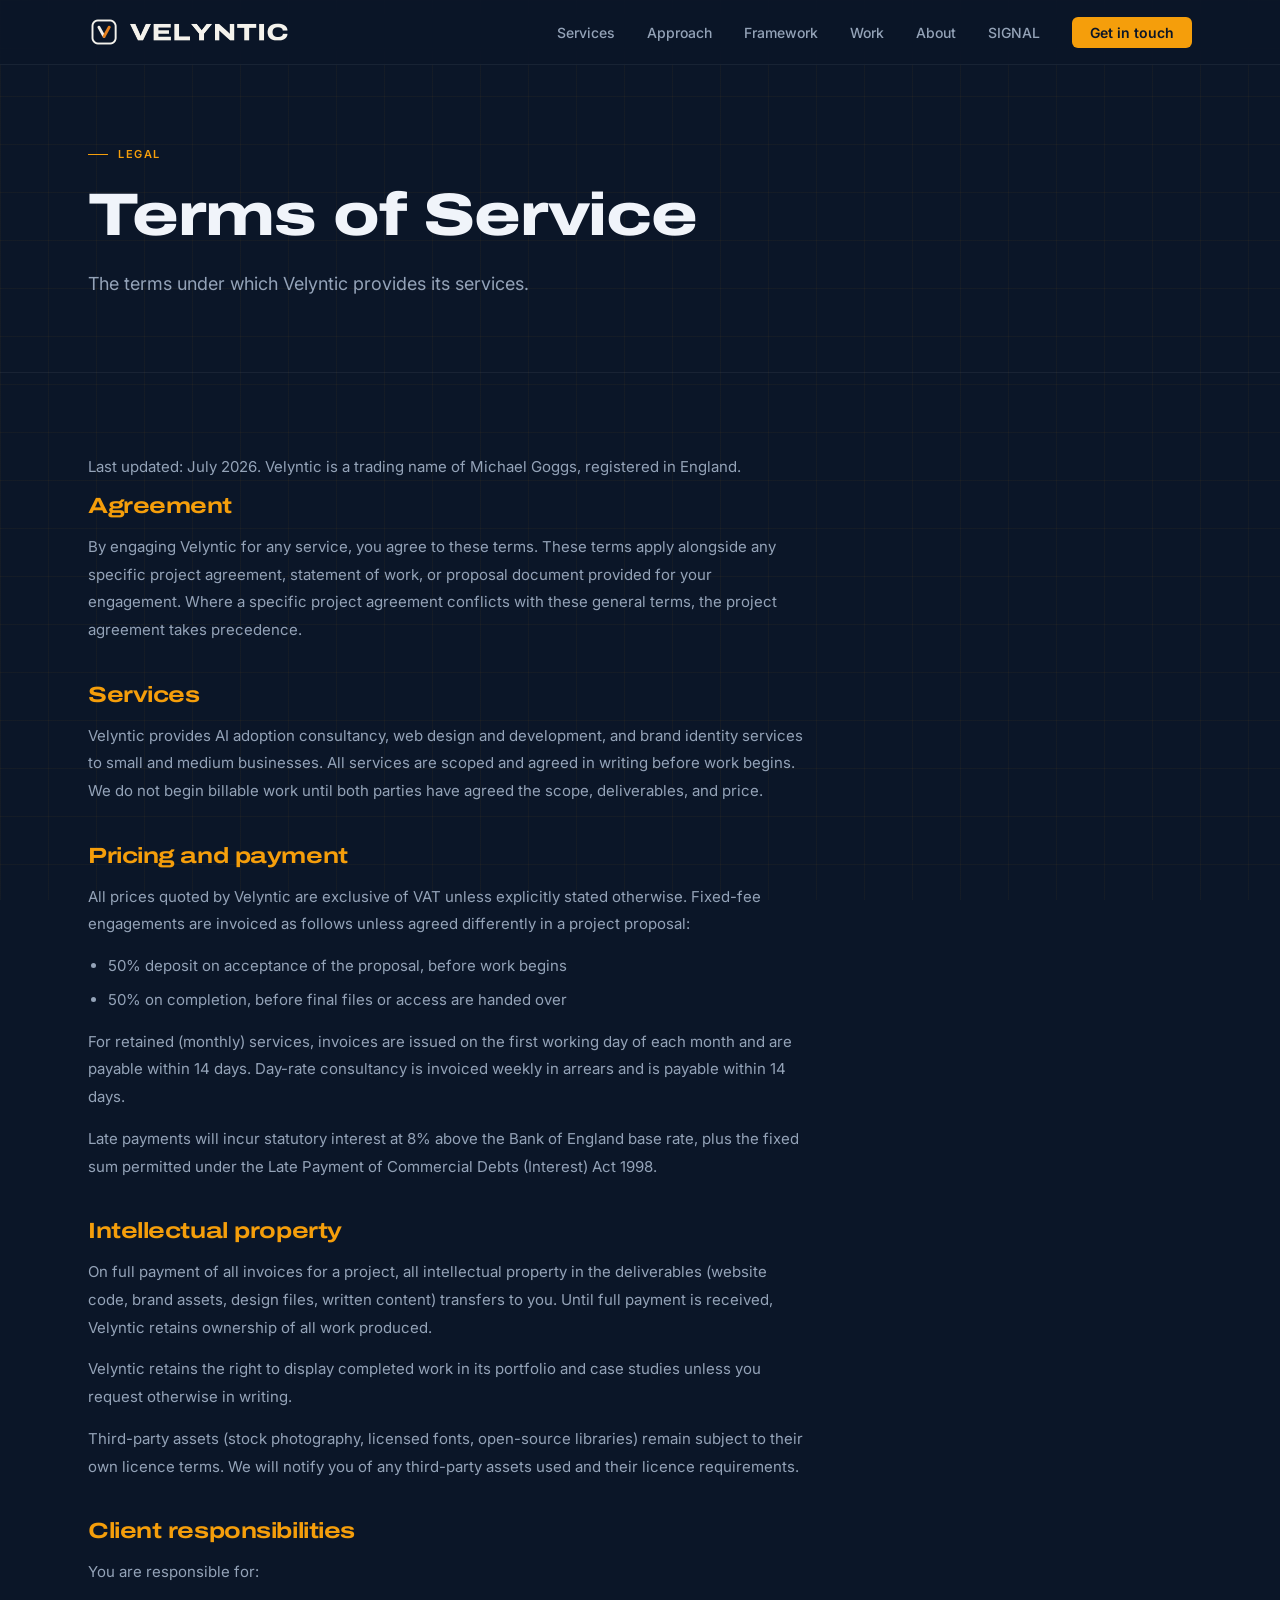
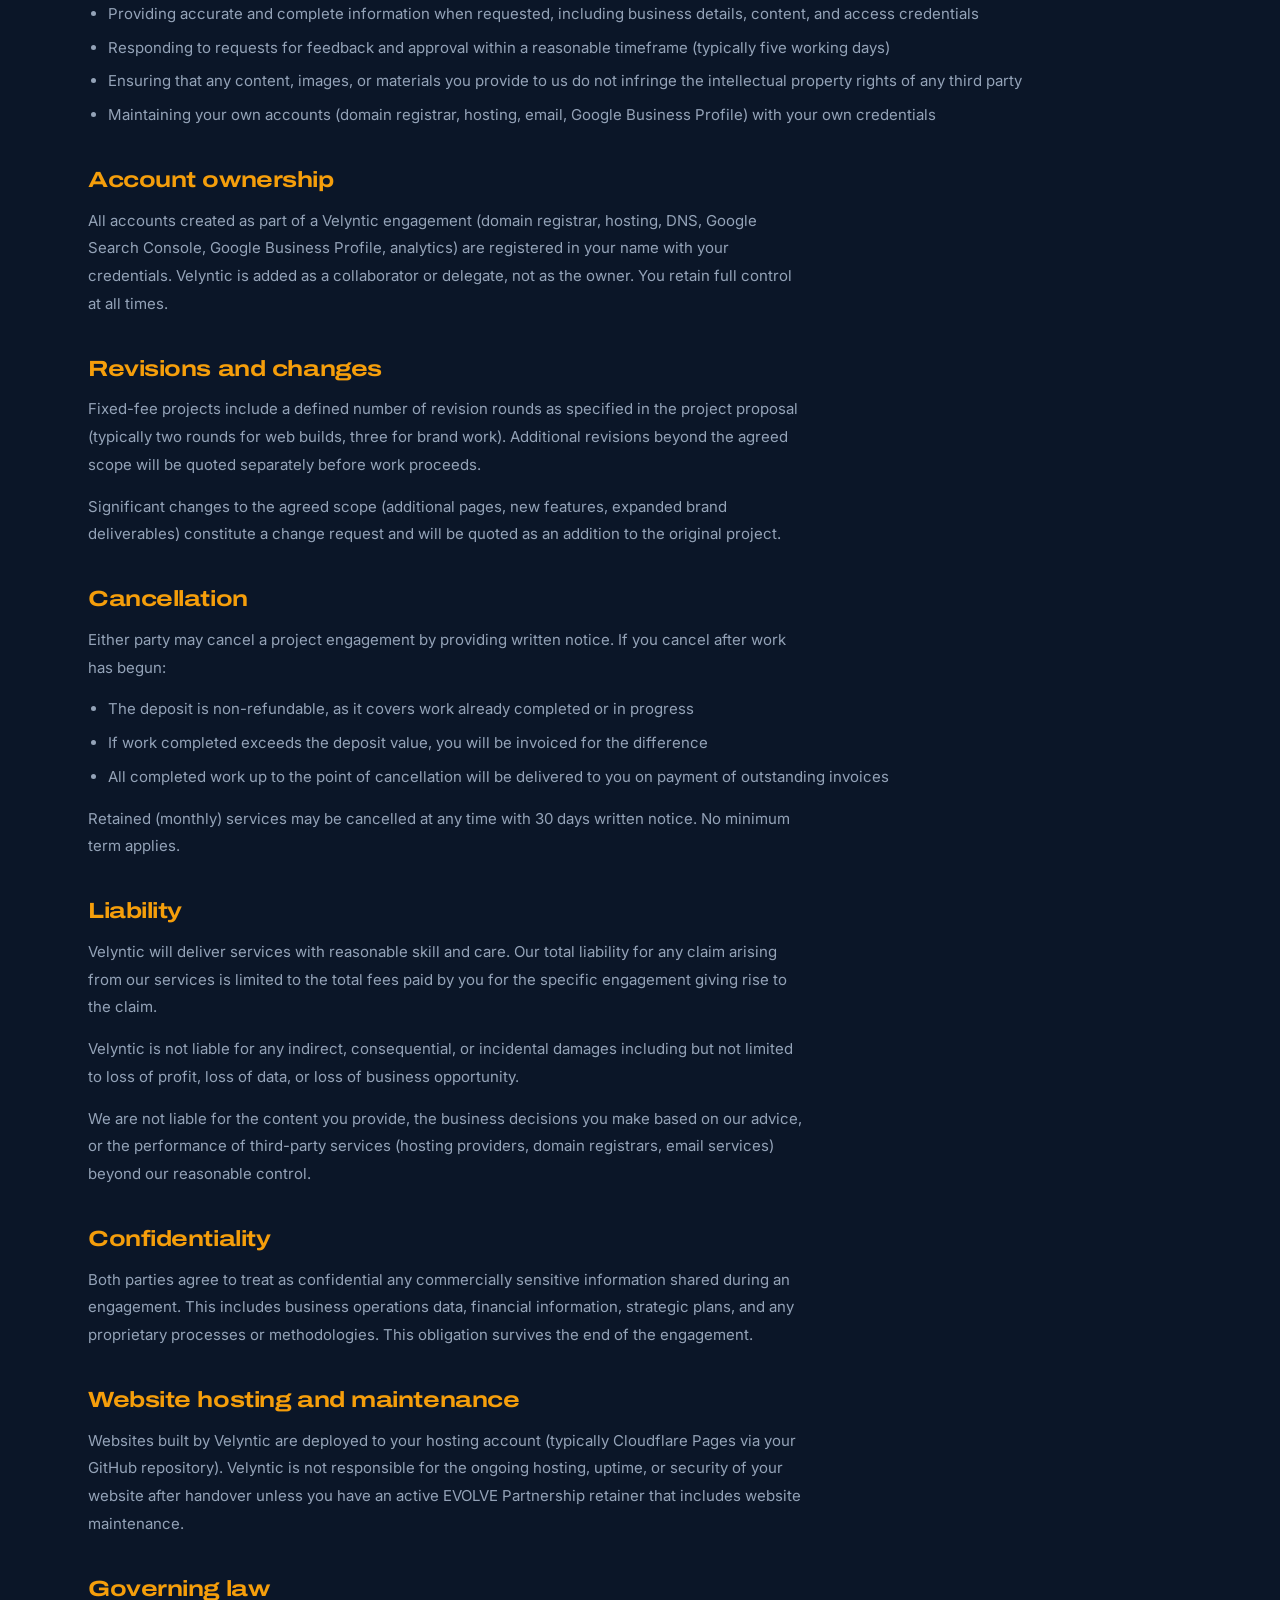
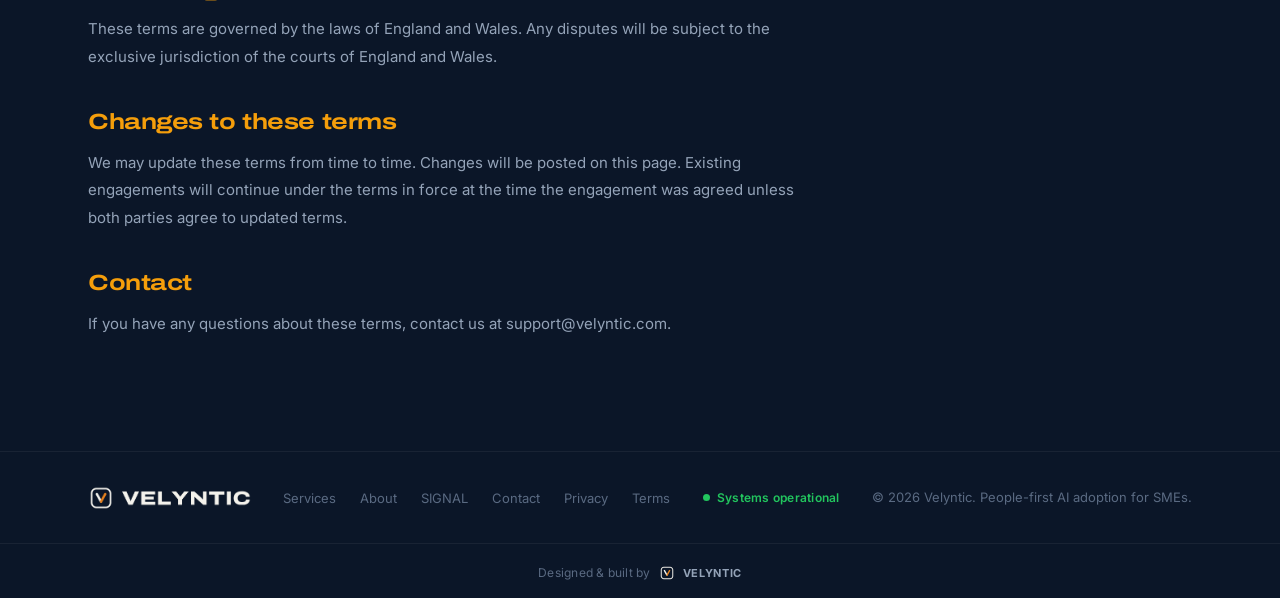
<file: terms.html>
<!DOCTYPE html>
<html lang="en-GB">
<head>
  <meta charset="UTF-8">
  <meta name="viewport" content="width=device-width, initial-scale=1.0">
  <title>Terms of Service | Velyntic — AI Consulting & Web Design</title>
  <meta name="description" content="Velyntic Terms of Service. The terms under which we provide AI consultancy, web design, and brand identity services. Transparent pricing, clear IP ownership, no lock-in.">
  <meta name="robots" content="index, follow">
  <meta name="author" content="Michael Goggs, Velyntic">
  <meta name="theme-color" content="#0B1628">
  <link rel="canonical" href="https://velyntic.com/terms.html">

  <!-- Open Graph -->
  <meta property="og:type" content="website">
  <meta property="og:site_name" content="Velyntic">
  <meta property="og:title" content="Terms of Service | Velyntic">
  <meta property="og:description" content="The terms under which Velyntic provides AI consultancy, web design, and brand identity services.">
  <meta property="og:url" content="https://velyntic.com/terms.html">
  <meta property="og:locale" content="en_GB">

  <link rel="icon" type="image/png" href="assets/velyntic-favicon.png">
  <link rel="preconnect" href="https://fonts.googleapis.com">
  <link rel="preconnect" href="https://fonts.gstatic.com" crossorigin>
  <link href="https://fonts.googleapis.com/css2?family=Archivo:wdth,wght@75,400;100,700;100,800;100,900&family=Inter:wght@300;400;500;600&display=swap" rel="stylesheet">
  <link rel="stylesheet" href="css/styles.css?v=20260729a">
  <style>
    .legal-content { padding: 80px 0 100px; }
    .legal-content h2 { font-size: 22px; font-weight: 700; font-stretch: expanded; margin: 40px 0 14px; color: var(--amber); }
    .legal-content h2:first-of-type { margin-top: 0; }
    .legal-content p { font-size: 15px; color: var(--text-muted); line-height: 1.85; margin-bottom: 14px; max-width: 720px; }
    .legal-content ul { margin: 10px 0 14px 20px; }
    .legal-content li { font-size: 15px; color: var(--text-muted); line-height: 1.85; margin-bottom: 6px; }
    .legal-meta { font-size: 13px; color: var(--text-dim); margin-bottom: 32px; }
  </style>
</head>
<body>

<header id="nav">
  <div class="nav-inner">
    <a href="index.html" class="nav-logo"><img src="assets/velyntic-logo-lockup.png" alt="Velyntic"></a>
    <nav aria-label="Main navigation">
      <ul class="nav-links">
        <li><a href="services.html">Services</a></li>
        <li><a href="approach.html">Approach</a></li>
        <li><a href="framework.html">Framework</a></li>
        <li><a href="work.html">Work</a></li>
        <li><a href="about.html">About</a></li>
        <li><a href="signal.html">SIGNAL</a></li>
        <li><a href="contact.html" class="nav-cta">Get in touch</a></li>
      </ul>
    </nav>
    <button class="nav-toggle" id="navToggle" aria-label="Open menu" aria-expanded="false">
      <span></span><span></span><span></span>
    </button>
  </div>
</header>
<nav class="nav-drawer" id="navDrawer" aria-label="Mobile navigation">
  <a href="services.html">Services</a>
  <a href="approach.html">Approach</a>
  <a href="framework.html">Framework</a>
  <a href="work.html">Work</a>
  <a href="about.html">About</a>
  <a href="signal.html">SIGNAL</a>
  <a href="contact.html">Get in touch</a>
</nav>

<main>
  <section class="page-hero">
    <div class="container">
      <div class="section-label">Legal</div>
      <h1>Terms of Service</h1>
      <p>The terms under which Velyntic provides its services.</p>
    </div>
  </section>

  <section class="legal-content">
    <div class="container">
      <p class="legal-meta">Last updated: July 2026. Velyntic is a trading name of Michael Goggs, registered in England.</p>

      <h2>Agreement</h2>
      <p>By engaging Velyntic for any service, you agree to these terms. These terms apply alongside any specific project agreement, statement of work, or proposal document provided for your engagement. Where a specific project agreement conflicts with these general terms, the project agreement takes precedence.</p>

      <h2>Services</h2>
      <p>Velyntic provides AI adoption consultancy, web design and development, and brand identity services to small and medium businesses. All services are scoped and agreed in writing before work begins. We do not begin billable work until both parties have agreed the scope, deliverables, and price.</p>

      <h2>Pricing and payment</h2>
      <p>All prices quoted by Velyntic are exclusive of VAT unless explicitly stated otherwise. Fixed-fee engagements are invoiced as follows unless agreed differently in a project proposal:</p>
      <ul>
        <li>50% deposit on acceptance of the proposal, before work begins</li>
        <li>50% on completion, before final files or access are handed over</li>
      </ul>
      <p>For retained (monthly) services, invoices are issued on the first working day of each month and are payable within 14 days. Day-rate consultancy is invoiced weekly in arrears and is payable within 14 days.</p>
      <p>Late payments will incur statutory interest at 8% above the Bank of England base rate, plus the fixed sum permitted under the Late Payment of Commercial Debts (Interest) Act 1998.</p>

      <h2>Intellectual property</h2>
      <p>On full payment of all invoices for a project, all intellectual property in the deliverables (website code, brand assets, design files, written content) transfers to you. Until full payment is received, Velyntic retains ownership of all work produced.</p>
      <p>Velyntic retains the right to display completed work in its portfolio and case studies unless you request otherwise in writing.</p>
      <p>Third-party assets (stock photography, licensed fonts, open-source libraries) remain subject to their own licence terms. We will notify you of any third-party assets used and their licence requirements.</p>

      <h2>Client responsibilities</h2>
      <p>You are responsible for:</p>
      <ul>
        <li>Providing accurate and complete information when requested, including business details, content, and access credentials</li>
        <li>Responding to requests for feedback and approval within a reasonable timeframe (typically five working days)</li>
        <li>Ensuring that any content, images, or materials you provide to us do not infringe the intellectual property rights of any third party</li>
        <li>Maintaining your own accounts (domain registrar, hosting, email, Google Business Profile) with your own credentials</li>
      </ul>

      <h2>Account ownership</h2>
      <p>All accounts created as part of a Velyntic engagement (domain registrar, hosting, DNS, Google Search Console, Google Business Profile, analytics) are registered in your name with your credentials. Velyntic is added as a collaborator or delegate, not as the owner. You retain full control at all times.</p>

      <h2>Revisions and changes</h2>
      <p>Fixed-fee projects include a defined number of revision rounds as specified in the project proposal (typically two rounds for web builds, three for brand work). Additional revisions beyond the agreed scope will be quoted separately before work proceeds.</p>
      <p>Significant changes to the agreed scope (additional pages, new features, expanded brand deliverables) constitute a change request and will be quoted as an addition to the original project.</p>

      <h2>Cancellation</h2>
      <p>Either party may cancel a project engagement by providing written notice. If you cancel after work has begun:</p>
      <ul>
        <li>The deposit is non-refundable, as it covers work already completed or in progress</li>
        <li>If work completed exceeds the deposit value, you will be invoiced for the difference</li>
        <li>All completed work up to the point of cancellation will be delivered to you on payment of outstanding invoices</li>
      </ul>
      <p>Retained (monthly) services may be cancelled at any time with 30 days written notice. No minimum term applies.</p>

      <h2>Liability</h2>
      <p>Velyntic will deliver services with reasonable skill and care. Our total liability for any claim arising from our services is limited to the total fees paid by you for the specific engagement giving rise to the claim.</p>
      <p>Velyntic is not liable for any indirect, consequential, or incidental damages including but not limited to loss of profit, loss of data, or loss of business opportunity.</p>
      <p>We are not liable for the content you provide, the business decisions you make based on our advice, or the performance of third-party services (hosting providers, domain registrars, email services) beyond our reasonable control.</p>

      <h2>Confidentiality</h2>
      <p>Both parties agree to treat as confidential any commercially sensitive information shared during an engagement. This includes business operations data, financial information, strategic plans, and any proprietary processes or methodologies. This obligation survives the end of the engagement.</p>

      <h2>Website hosting and maintenance</h2>
      <p>Websites built by Velyntic are deployed to your hosting account (typically Cloudflare Pages via your GitHub repository). Velyntic is not responsible for the ongoing hosting, uptime, or security of your website after handover unless you have an active EVOLVE Partnership retainer that includes website maintenance.</p>

      <h2>Governing law</h2>
      <p>These terms are governed by the laws of England and Wales. Any disputes will be subject to the exclusive jurisdiction of the courts of England and Wales.</p>

      <h2>Changes to these terms</h2>
      <p>We may update these terms from time to time. Changes will be posted on this page. Existing engagements will continue under the terms in force at the time the engagement was agreed unless both parties agree to updated terms.</p>

      <h2>Contact</h2>
      <p>If you have any questions about these terms, contact us at support@velyntic.com.</p>
    </div>
  </section>
</main>

<footer>
  <div class="footer-main">
    <a href="index.html" class="footer-logo"><img src="assets/velyntic-logo-lockup.png" alt="Velyntic"></a>
    <ul class="footer-links">
      <li><a href="services.html">Services</a></li>
      <li><a href="about.html">About</a></li>
      <li><a href="signal.html">SIGNAL</a></li>
      <li><a href="contact.html">Contact</a></li>
      <li><a href="privacy.html">Privacy</a></li>
      <li><a href="terms.html">Terms</a></li>
    </ul>
    <span class="footer-status"><span class="fs-dot"></span>Systems operational</span>
    <p class="footer-copy">&copy; 2026 Velyntic. People-first AI adoption for SMEs.</p>
  </div>
  <div class="footer-credit">
    <div class="footer-credit-inner">
      Designed &amp; built by
      <img src="assets/velyntic-mark.png" alt="Velyntic mark">
      <strong>VELYNTIC</strong>
    </div>
  </div>
</footer>

<script src="js/main.js?v=20260729a"></script>
</body>
</html>
</file>
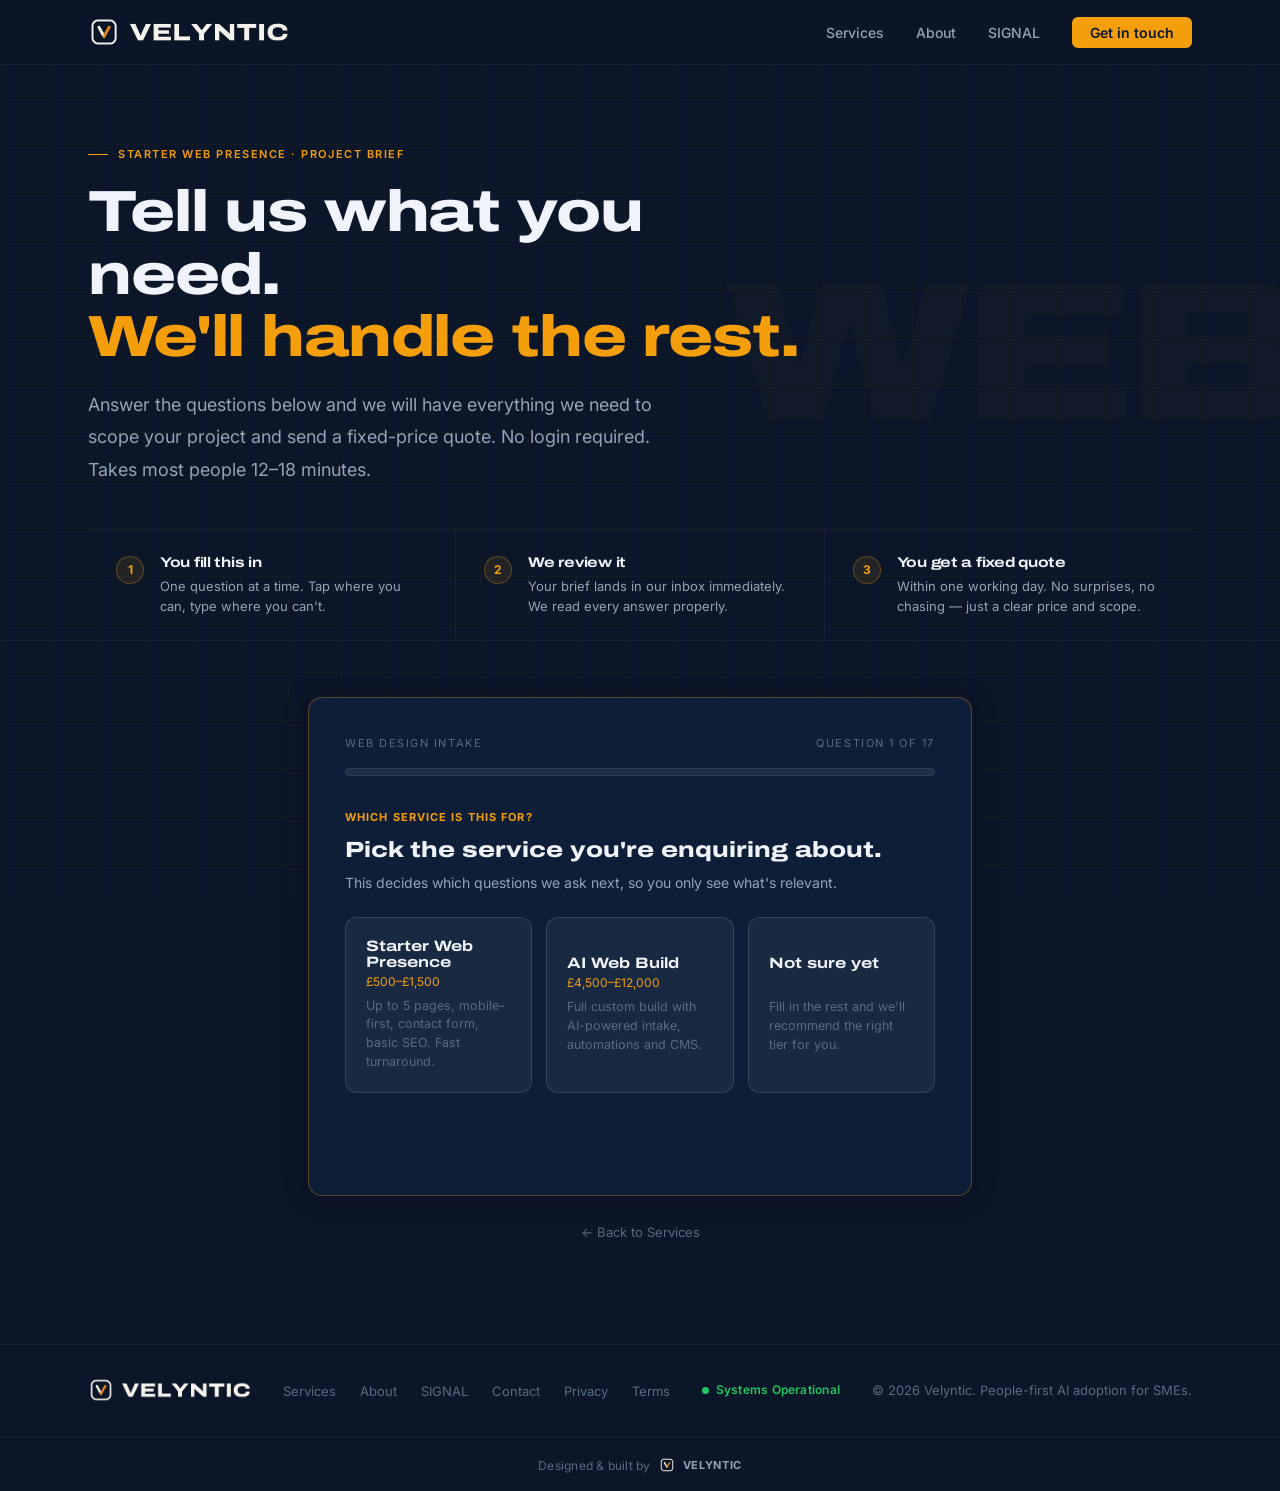
<file: web-design-intake.html>
<!DOCTYPE html>
<html lang="en-GB">
<head>
  <meta charset="UTF-8">
  <meta name="viewport" content="width=device-width, initial-scale=1.0">
  <title>Web Design Intake | Velyntic</title>
  <meta name="description" content="Tell us everything we need to build your website — Starter Web Presence or AI Web Build — in one sitting.">
  <meta name="robots" content="noindex, nofollow">
  <link rel="icon" type="image/png" href="assets/velyntic-favicon.png">
  <link rel="preconnect" href="https://fonts.googleapis.com">
  <link rel="preconnect" href="https://fonts.gstatic.com" crossorigin>
  <link href="https://fonts.googleapis.com/css2?family=Archivo:wdth,wght@75,400;100,700;100,800;100,900&family=Inter:wght@300;400;500;600&display=swap" rel="stylesheet">
  <link rel="stylesheet" href="css/styles.css">
</head>
<body>

<header id="nav">
  <div class="nav-inner">
    <a href="index.html" class="nav-logo"><img src="assets/velyntic-logo-lockup.png" alt="Velyntic"></a>
    <nav aria-label="Main navigation">
      <ul class="nav-links">
        <li><a href="services.html">Services</a></li>
        <li><a href="about.html">About</a></li>
        <li><a href="signal.html">SIGNAL</a></li>
        <li><a href="contact.html" class="nav-cta">Get in touch</a></li>
      </ul>
    </nav>
    <button class="nav-toggle" id="navToggle" aria-label="Open menu" aria-expanded="false">
      <span></span><span></span><span></span>
    </button>
  </div>
</header>
<nav class="nav-drawer" id="navDrawer">
  <a href="services.html">Services</a>
  <a href="about.html">About</a>
  <a href="signal.html">SIGNAL</a>
  <a href="contact.html">Get in touch</a>
</nav>

<style>
  /* Intake-page overrides — only on this page */
  .intake-hero-v2 {
    padding: 80px 0 0;
    border-bottom: 1px solid var(--border-subtle);
    position: relative; overflow: hidden;
  }
  .intake-hero-v2::after {
    content: 'WEB';
    position: absolute; right: -20px; top: 50%; transform: translateY(-50%);
    font-family: 'Archivo', sans-serif; font-weight: 900; font-stretch: expanded;
    font-size: 200px; color: rgba(245,158,11,0.025); letter-spacing: -0.05em;
    pointer-events: none; user-select: none; line-height: 1;
  }
  .intake-hero-v2 h1 {
    font-size: clamp(36px, 5vw, 58px);
    max-width: 760px; margin-bottom: 20px;
  }
  .intake-hero-v2 .hero-sub {
    font-size: 18px; color: var(--text-muted);
    max-width: 580px; line-height: 1.8; margin-bottom: 44px;
  }
  .intake-process-strip {
    display: flex; gap: 0;
    border-top: 1px solid var(--border-subtle);
    margin-top: 12px;
  }
  .ips-step {
    flex: 1; padding: 24px 28px;
    border-right: 1px solid var(--border-subtle);
    display: flex; align-items: flex-start; gap: 16px;
  }
  .ips-step:last-child { border-right: none; }
  .ips-num {
    width: 28px; height: 28px; border-radius: 50%;
    background: rgba(245,158,11,0.1); border: 1px solid rgba(245,158,11,0.3);
    display: flex; align-items: center; justify-content: center;
    color: var(--amber); font-weight: 700; font-size: 12px;
    flex-shrink: 0; margin-top: 1px;
  }
  .ips-text h4 {
    font-size: 14px; font-weight: 700; font-stretch: expanded;
    margin-bottom: 4px; line-height: 1.2;
  }
  .ips-text p { font-size: 13px; color: var(--text-muted); line-height: 1.55; margin: 0; }
  @media (max-width: 768px) {
    .intake-process-strip { flex-direction: column; }
    .ips-step { border-right: none; border-bottom: 1px solid var(--border-subtle); padding: 18px 0; }
    .ips-step:last-child { border-bottom: none; }
  }
</style>

<main>
  <section class="intake-hero-v2">
    <div class="container">
      <div class="section-label">Starter Web Presence · Project brief</div>
      <h1>Tell us what you need.<br><em>We'll handle the rest.</em></h1>
      <p class="hero-sub">Answer the questions below and we will have everything we need to scope your project and send a fixed-price quote. No login required. Takes most people 12&ndash;18 minutes.</p>
    </div>
    <div class="container">
      <div class="intake-process-strip">
        <div class="ips-step">
          <div class="ips-num">1</div>
          <div class="ips-text">
            <h4>You fill this in</h4>
            <p>One question at a time. Tap where you can, type where you can't.</p>
          </div>
        </div>
        <div class="ips-step">
          <div class="ips-num">2</div>
          <div class="ips-text">
            <h4>We review it</h4>
            <p>Your brief lands in our inbox immediately. We read every answer properly.</p>
          </div>
        </div>
        <div class="ips-step">
          <div class="ips-num">3</div>
          <div class="ips-text">
            <h4>You get a fixed quote</h4>
            <p>Within one working day. No surprises, no chasing — just a clear price and scope.</p>
          </div>
        </div>
      </div>
    </div>
  </section>

  <div class="intake-wrap">
    <div class="wiz-panel">
      <div class="wiz-head">
        <span><span class="pulse"></span> Web Design intake</span>
        <span class="wiz-count">Question 1 of 21</span>
      </div>
      <div class="wiz-track"><div class="wiz-fill"></div></div>

      <form action="https://usebasin.com/f/eb49aa8947b6" method="POST" enctype="multipart/form-data" id="webForm">
        <input type="text" name="_honeypot" class="basin-hp" tabindex="-1" autocomplete="off">
        <input type="hidden" name="form_name" value="Web Design Intake">

        <!-- 1: tier -->
        <div class="wiz-step wiz-active">
          <div class="wiz-eyebrow">Which service is this for?</div>
          <p class="wiz-question">Pick the service you're enquiring about.</p>
          <p class="wiz-desc">This decides which questions we ask next, so you only see what's relevant.</p>
          <input type="hidden" name="service_tier" data-required="true" required>
          <div class="wiz-cards">
            <button type="button" class="wiz-card" data-target="service_tier" data-value="Starter Web Presence">
              <span class="c-name">Starter Web Presence</span>
              <span class="c-price">£500&ndash;£1,500</span>
              <span class="c-desc">Up to 5 pages, mobile-first, contact form, basic SEO. Fast turnaround.</span>
            </button>
            <button type="button" class="wiz-card" data-target="service_tier" data-value="AI Web Build">
              <span class="c-name">AI Web Build</span>
              <span class="c-price">£4,500&ndash;£12,000</span>
              <span class="c-desc">Full custom build with AI-powered intake, automations and CMS.</span>
            </button>
            <button type="button" class="wiz-card" data-target="service_tier" data-value="Not sure yet">
              <span class="c-name">Not sure yet</span>
              <span class="c-price">&nbsp;</span>
              <span class="c-desc">Fill in the rest and we'll recommend the right tier for you.</span>
            </button>
          </div>
          <p class="wiz-warn">Please choose one before continuing.</p>
          <div class="wiz-actions"><button class="wiz-back-btn hidden-vis">Back</button></div>
        </div>

        <!-- 2: business name / industry -->
        <div class="wiz-step">
          <div class="wiz-eyebrow">Your business</div>
          <p class="wiz-question">What's your business called, and what industry are you in?</p>
          <div class="wiz-field-pair">
            <div class="field">
              <label for="biz-name">Business name</label>
              <input type="text" id="biz-name" name="business_name" data-required="true" required>
            </div>
            <div class="field">
              <label for="industry">Industry / sector</label>
              <input type="text" id="industry" name="industry" data-required="true" required>
            </div>
          </div>
          <p class="wiz-warn">Please fill in both before continuing.</p>
          <div class="wiz-actions"><button class="wiz-back-btn">Back</button><button class="btn btn-amber wiz-next-btn">Next</button></div>
        </div>

        <!-- 3: contact name / email -->
        <div class="wiz-step">
          <div class="wiz-eyebrow">Getting in touch</div>
          <p class="wiz-question">Who should we contact, and where?</p>
          <div class="wiz-field-pair">
            <div class="field">
              <label for="contact-name">Your name</label>
              <input type="text" id="contact-name" name="contact_name" data-required="true" required>
            </div>
            <div class="field">
              <label for="contact-email">Email address</label>
              <input type="email" id="contact-email" name="contact_email" data-required="true" required>
            </div>
          </div>
          <p class="wiz-warn">Please add your name and email before continuing.</p>
          <div class="wiz-actions"><button class="wiz-back-btn">Back</button><button class="btn btn-amber wiz-next-btn">Next</button></div>
        </div>

        <!-- 4: phone + domain/hosting -->
        <div class="wiz-step">
          <div class="wiz-eyebrow">Getting in touch</div>
          <p class="wiz-question">What's your domain and hosting situation?</p>
          <div class="field">
            <label for="contact-phone">Phone / WhatsApp number <span class="wiz-optional-tag">optional</span></label>
            <input type="tel" id="contact-phone" name="contact_phone">
          </div>
          <input type="hidden" name="domain_hosting_status" data-required="true" required>
          <div class="wiz-opts">
            <button type="button" class="wiz-opt" data-target="domain_hosting_status" data-value="Own a domain, ready to point at a new site">I own a domain, ready to go<span class="chev">›</span></button>
            <button type="button" class="wiz-opt" data-target="domain_hosting_status" data-value="Own a domain, need help pointing it">I own a domain, need help pointing it<span class="chev">›</span></button>
            <button type="button" class="wiz-opt" data-target="domain_hosting_status" data-value="Need to buy a domain">I need to buy a domain<span class="chev">›</span></button>
            <button type="button" class="wiz-opt" data-target="domain_hosting_status" data-value="Not sure">Not sure<span class="chev">›</span></button>
          </div>
          <p class="wiz-warn">Please choose one before continuing.</p>
          <div class="wiz-actions"><button class="wiz-back-btn">Back</button></div>
        </div>

        <!-- 5: existing site -->
        <div class="wiz-step">
          <div class="wiz-eyebrow">Getting in touch <span class="wiz-optional-tag">optional</span></div>
          <p class="wiz-question">Do you have an existing website? If so, what's wrong with it?</p>
          <div class="field"><textarea name="existing_site_notes" placeholder="e.g. www.example.co.uk — it's outdated, not mobile-friendly, doesn't reflect what we do now"></textarea></div>
          <div class="wiz-actions"><button class="wiz-back-btn">Back</button><button class="btn btn-amber wiz-next-btn">Next</button></div>
        </div>

        <!-- 6: goals -->
        <div class="wiz-step">
          <div class="wiz-eyebrow">Goals & structure</div>
          <p class="wiz-question">What's the main goal of the site?</p>
          <p class="wiz-desc">Tap all that apply.</p>
          <div class="wiz-toggle-grid" data-required="true">
            <label class="wiz-toggle"><input type="checkbox" name="goals[]" value="Generate enquiries" style="display:none"><span class="tick"></span>Generate enquiries/leads</label>
            <label class="wiz-toggle"><input type="checkbox" name="goals[]" value="Sell products online" style="display:none"><span class="tick"></span>Sell products online</label>
            <label class="wiz-toggle"><input type="checkbox" name="goals[]" value="Showcase work/portfolio" style="display:none"><span class="tick"></span>Showcase work / portfolio</label>
            <label class="wiz-toggle"><input type="checkbox" name="goals[]" value="Provide information" style="display:none"><span class="tick"></span>Provide info / credibility</label>
            <label class="wiz-toggle"><input type="checkbox" name="goals[]" value="Bookings/appointments" style="display:none"><span class="tick"></span>Take bookings / appointments</label>
          </div>
          <p class="wiz-warn">Please choose at least one before continuing.</p>
          <div class="wiz-actions"><button class="wiz-back-btn">Back</button><button class="btn btn-amber wiz-next-btn">Next</button></div>
        </div>

        <!-- 7: primary CTA -->
        <div class="wiz-step">
          <div class="wiz-eyebrow">Goals & structure <span class="wiz-optional-tag">optional</span></div>
          <p class="wiz-question">What's the one action you most want a visitor to take?</p>
          <div class="field"><input type="text" name="primary_cta" placeholder="e.g. Message us on WhatsApp / Call now / Request a quote"></div>
          <div class="wiz-actions"><button class="wiz-back-btn">Back</button><button class="btn btn-amber wiz-next-btn">Next</button></div>
        </div>

        <!-- 8: pages -->
        <div class="wiz-step">
          <div class="wiz-eyebrow">Goals & structure</div>
          <p class="wiz-question">Which pages do you need?</p>
          <p class="wiz-desc">Tap all that apply.</p>
          <div class="wiz-toggle-grid" data-required="true">
            <label class="wiz-toggle"><input type="checkbox" name="pages[]" value="Home" style="display:none"><span class="tick"></span>Home</label>
            <label class="wiz-toggle"><input type="checkbox" name="pages[]" value="About" style="display:none"><span class="tick"></span>About</label>
            <label class="wiz-toggle"><input type="checkbox" name="pages[]" value="Services" style="display:none"><span class="tick"></span>Services</label>
            <label class="wiz-toggle"><input type="checkbox" name="pages[]" value="Gallery/Portfolio" style="display:none"><span class="tick"></span>Gallery / Portfolio</label>
            <label class="wiz-toggle"><input type="checkbox" name="pages[]" value="Contact" style="display:none"><span class="tick"></span>Contact</label>
            <label class="wiz-toggle"><input type="checkbox" name="pages[]" value="Blog" style="display:none"><span class="tick"></span>Blog / News</label>
            <label class="wiz-toggle"><input type="checkbox" name="pages[]" value="Shop" style="display:none"><span class="tick"></span>Shop / Ecommerce</label>
            <label class="wiz-toggle"><input type="checkbox" name="pages[]" value="FAQ" style="display:none"><span class="tick"></span>FAQ</label>
            <label class="wiz-toggle"><input type="checkbox" name="pages[]" value="Team" style="display:none"><span class="tick"></span>Team</label>
          </div>
          <p class="wiz-warn">Please choose at least one before continuing.</p>
          <div class="wiz-actions"><button class="wiz-back-btn">Back</button><button class="btn btn-amber wiz-next-btn">Next</button></div>
        </div>

        <!-- 9: must have -->
        <div class="wiz-step">
          <div class="wiz-eyebrow">Goals & structure <span class="wiz-optional-tag">optional</span></div>
          <p class="wiz-question">Anything that's a must-have, versus nice-to-have?</p>
          <div class="field"><textarea name="must_have_vs_nice_to_have"></textarea></div>
          <div class="wiz-actions"><button class="wiz-back-btn">Back</button><button class="btn btn-amber wiz-next-btn">Next</button></div>
        </div>

        <!-- 10: copy status -->
        <div class="wiz-step">
          <div class="wiz-eyebrow">Content & assets</div>
          <p class="wiz-question">Do you already have written copy, or do you need us to write it?</p>
          <input type="hidden" name="copy_status" data-required="true" required>
          <div class="wiz-opts">
            <button type="button" class="wiz-opt" data-target="copy_status" data-value="I have all the copy written">I have all the copy written<span class="chev">›</span></button>
            <button type="button" class="wiz-opt" data-target="copy_status" data-value="I have some, need help with the rest">I have some, need help with the rest<span class="chev">›</span></button>
            <button type="button" class="wiz-opt" data-target="copy_status" data-value="I need it written from scratch">I need it written from scratch<span class="chev">›</span></button>
          </div>
          <p class="wiz-warn">Please choose one before continuing.</p>
          <div class="wiz-actions"><button class="wiz-back-btn">Back</button></div>
        </div>

        <!-- 11: brand status -->
        <div class="wiz-step">
          <div class="wiz-eyebrow">Content & assets</div>
          <p class="wiz-question">Do you have a logo and brand identity to build the site around?</p>
          <input type="hidden" name="brand_status" data-required="true" required>
          <div class="wiz-opts">
            <button type="button" class="wiz-opt" data-target="brand_status" data-value="Yes, full brand pack ready">Yes, full brand pack ready to hand over<span class="chev">›</span></button>
            <button type="button" class="wiz-opt" data-target="brand_status" data-value="Yes, just a logo">Yes, just a logo, nothing else formal<span class="chev">›</span></button>
            <button type="button" class="wiz-opt" data-target="brand_status" data-value="No, nothing yet">No, nothing yet<span class="chev">›</span></button>
          </div>
          <div class="wiz-cross-sell">No brand yet? Our <a href="brand-foundation-intake.html">Brand Foundation</a> service builds the logo, colours and tone of voice a site is built on — worth doing first if starting from nothing.</div>
          <p class="wiz-warn">Please choose one before continuing.</p>
          <div class="wiz-actions"><button class="wiz-back-btn">Back</button></div>
        </div>

        <!-- 12: photography -->
        <div class="wiz-step">
          <div class="wiz-eyebrow">Content & assets</div>
          <p class="wiz-question">Do you have your own photography, or will you need images sourcing?</p>
          <div class="field"><textarea name="photography_status" data-required="true" required placeholder="e.g. I have about 20 job photos on my phone / I have none, will need help sourcing images"></textarea></div>
          <p class="wiz-warn">Please tell us your photography situation before continuing.</p>
          <div class="wiz-actions"><button class="wiz-back-btn">Back</button><button class="btn btn-amber wiz-next-btn">Next</button></div>
        </div>

        <!-- 13: reference sites -->
        <div class="wiz-step">
          <div class="wiz-eyebrow">Design preferences <span class="wiz-optional-tag">optional</span></div>
          <p class="wiz-question">Any websites you like the look of?</p>
          <p class="wiz-desc">2&ndash;4 sites, any industry, and what you like about each.</p>
          <div class="field"><textarea name="reference_sites"></textarea></div>
          <div class="wiz-actions"><button class="wiz-back-btn">Back</button><button class="btn btn-amber wiz-next-btn">Next</button></div>
        </div>

        <!-- 14: tone -->
        <div class="wiz-step">
          <div class="wiz-eyebrow">Design preferences <span class="wiz-optional-tag">optional</span></div>
          <p class="wiz-question">Which tones fit the site?</p>
          <p class="wiz-desc">Tap all that apply.</p>
          <div class="wiz-toggle-grid">
            <label class="wiz-toggle"><input type="checkbox" name="tone[]" value="Professional" style="display:none"><span class="tick"></span>Professional</label>
            <label class="wiz-toggle"><input type="checkbox" name="tone[]" value="Friendly" style="display:none"><span class="tick"></span>Friendly</label>
            <label class="wiz-toggle"><input type="checkbox" name="tone[]" value="Bold" style="display:none"><span class="tick"></span>Bold</label>
            <label class="wiz-toggle"><input type="checkbox" name="tone[]" value="Traditional" style="display:none"><span class="tick"></span>Traditional</label>
            <label class="wiz-toggle"><input type="checkbox" name="tone[]" value="Premium" style="display:none"><span class="tick"></span>Premium</label>
            <label class="wiz-toggle"><input type="checkbox" name="tone[]" value="Down-to-earth" style="display:none"><span class="tick"></span>Down-to-earth</label>
          </div>
          <div class="wiz-actions"><button class="wiz-back-btn">Back</button><button class="btn btn-amber wiz-next-btn">Next</button></div>
        </div>

        <!-- 15: dislikes -->
        <div class="wiz-step">
          <div class="wiz-eyebrow">Design preferences <span class="wiz-optional-tag">optional</span></div>
          <p class="wiz-question">Anything you specifically don't want?</p>
          <p class="wiz-desc">Colours, styles, layouts, competitor look-alikes — whatever's off the table.</p>
          <div class="field"><textarea name="design_dislikes"></textarea></div>
          <div class="wiz-actions"><button class="wiz-back-btn">Back</button><button class="btn btn-amber wiz-next-btn">Next</button></div>
        </div>

        <!-- 16: AI intake (conditional) -->
        <div class="wiz-step" data-show-if="service_tier=AI Web Build">
          <div class="wiz-eyebrow">AI & automation</div>
          <p class="wiz-question">Want an AI-powered contact form that pre-qualifies or routes enquiries?</p>
          <input type="hidden" name="wants_ai_intake_form">
          <div class="wiz-opts">
            <button type="button" class="wiz-opt" data-target="wants_ai_intake_form" data-value="Yes">Yes<span class="chev">›</span></button>
            <button type="button" class="wiz-opt" data-target="wants_ai_intake_form" data-value="No">No<span class="chev">›</span></button>
            <button type="button" class="wiz-opt" data-target="wants_ai_intake_form" data-value="Not sure, advise me">Not sure, advise me<span class="chev">›</span></button>
          </div>
          <div class="wiz-actions"><button class="wiz-back-btn">Back</button></div>
        </div>

        <!-- 17: automations (conditional) -->
        <div class="wiz-step" data-show-if="service_tier=AI Web Build">
          <div class="wiz-eyebrow">AI & automation <span class="wiz-optional-tag">optional</span></div>
          <p class="wiz-question">Any automation integrations you'd want?</p>
          <p class="wiz-desc">Tap all that apply.</p>
          <div class="wiz-toggle-grid">
            <label class="wiz-toggle"><input type="checkbox" name="automations[]" value="CRM" style="display:none"><span class="tick"></span>CRM</label>
            <label class="wiz-toggle"><input type="checkbox" name="automations[]" value="Email marketing" style="display:none"><span class="tick"></span>Email marketing</label>
            <label class="wiz-toggle"><input type="checkbox" name="automations[]" value="Calendar/booking" style="display:none"><span class="tick"></span>Calendar / booking</label>
            <label class="wiz-toggle"><input type="checkbox" name="automations[]" value="Custom workflow" style="display:none"><span class="tick"></span>Custom workflow</label>
            <label class="wiz-toggle"><input type="checkbox" name="automations[]" value="None" style="display:none"><span class="tick"></span>None needed</label>
          </div>
          <div class="wiz-actions"><button class="wiz-back-btn">Back</button><button class="btn btn-amber wiz-next-btn">Next</button></div>
        </div>

        <!-- 18: CMS (conditional) -->
        <div class="wiz-step" data-show-if="service_tier=AI Web Build">
          <div class="wiz-eyebrow">AI & automation</div>
          <p class="wiz-question">Want a content management system so you can update the site yourself?</p>
          <input type="hidden" name="wants_cms">
          <div class="wiz-opts">
            <button type="button" class="wiz-opt" data-target="wants_cms" data-value="Yes">Yes<span class="chev">›</span></button>
            <button type="button" class="wiz-opt" data-target="wants_cms" data-value="No">No<span class="chev">›</span></button>
            <button type="button" class="wiz-opt" data-target="wants_cms" data-value="Not sure, advise me">Not sure, advise me<span class="chev">›</span></button>
          </div>
          <div class="wiz-actions"><button class="wiz-back-btn">Back</button></div>
        </div>

        <!-- 19: AI specifics (conditional) -->
        <div class="wiz-step" data-show-if="service_tier=AI Web Build">
          <div class="wiz-eyebrow">AI & automation <span class="wiz-optional-tag">optional</span></div>
          <p class="wiz-question">Any specific AI features already in mind?</p>
          <div class="field"><textarea name="ai_feature_notes" placeholder="e.g. auto-reply to enquiries, content drafting tools, chat widget"></textarea></div>
          <div class="wiz-actions"><button class="wiz-back-btn">Back</button><button class="btn btn-amber wiz-next-btn">Next</button></div>
        </div>

        <!-- 20: timeline / support -->
        <div class="wiz-step">
          <div class="wiz-eyebrow">Practical</div>
          <p class="wiz-question">Any deadline, and do you want ongoing support after launch?</p>
          <div class="field">
            <label for="timeline">Deadline or target launch date <span class="wiz-optional-tag">optional</span></label>
            <input type="text" id="timeline" name="timeline" placeholder="e.g. No fixed date / Need live in 6 weeks">
          </div>
          <input type="hidden" name="ongoing_support_needed">
          <div class="wiz-opts">
            <button type="button" class="wiz-opt" data-target="ongoing_support_needed" data-value="Yes, tell me more about a retainer">Yes, tell me more about a retainer<span class="chev">›</span></button>
            <button type="button" class="wiz-opt" data-target="ongoing_support_needed" data-value="Not right now">Not right now<span class="chev">›</span></button>
            <button type="button" class="wiz-opt" data-target="ongoing_support_needed" data-value="Not sure" data-autonext="false">Not sure<span class="chev">›</span></button>
          </div>
          <div class="wiz-actions"><button class="wiz-back-btn">Back</button><button class="btn btn-amber wiz-next-btn">Next</button></div>
        </div>

        <!-- 21: anything else + submit -->
        <div class="wiz-step">
          <div class="wiz-eyebrow">Last one</div>
          <p class="wiz-question">Anything else we should know before we start?</p>
          <div class="field"><textarea name="anything_else"></textarea></div>
          <div class="wiz-actions"><button class="wiz-back-btn">Back</button><button class="btn btn-amber wiz-next-btn" data-submit-label="Submit my brief">Submit my brief</button></div>
        </div>
      </form>

      <div class="wiz-thankyou" id="webThankYou">
        <div class="capture-h">&#10003; Thanks — that's everything we need.</div>
        <p>Your Web Design brief has landed with Velyntic. We'll confirm receipt within one working day, and we shouldn't need to come back to you for anything covered above.</p>
      </div>
    </div>
    <div class="intake-back"><a href="services.html">&larr; Back to Services</a></div>
  </div>
</main>

<footer>
  <div class="footer-main">
    <a href="index.html" class="footer-logo"><img src="assets/velyntic-logo-lockup.png" alt="Velyntic"></a>
    <ul class="footer-links">
      <li><a href="services.html">Services</a></li>
      <li><a href="about.html">About</a></li>
      <li><a href="signal.html">SIGNAL</a></li>
      <li><a href="contact.html">Contact</a></li>
      <li><a href="privacy.html">Privacy</a></li>
      <li><a href="terms.html">Terms</a></li>
    </ul>
    <span class="footer-status"><span class="fs-dot"></span>Systems Operational</span>
    <p class="footer-copy">&copy; 2026 Velyntic. People-first AI adoption for SMEs.</p>
  </div>
  <div class="footer-credit">
    <div class="footer-credit-inner">
      Designed &amp; built by
      <img src="assets/velyntic-mark.png" alt="Velyntic mark">
      <strong>VELYNTIC</strong>
    </div>
  </div>
</footer>

<script src="js/main.js"></script>
<script src="js/wizard.js"></script>
<script>initWizard('webForm', 'webThankYou');</script>
</body>
</html>
</file>
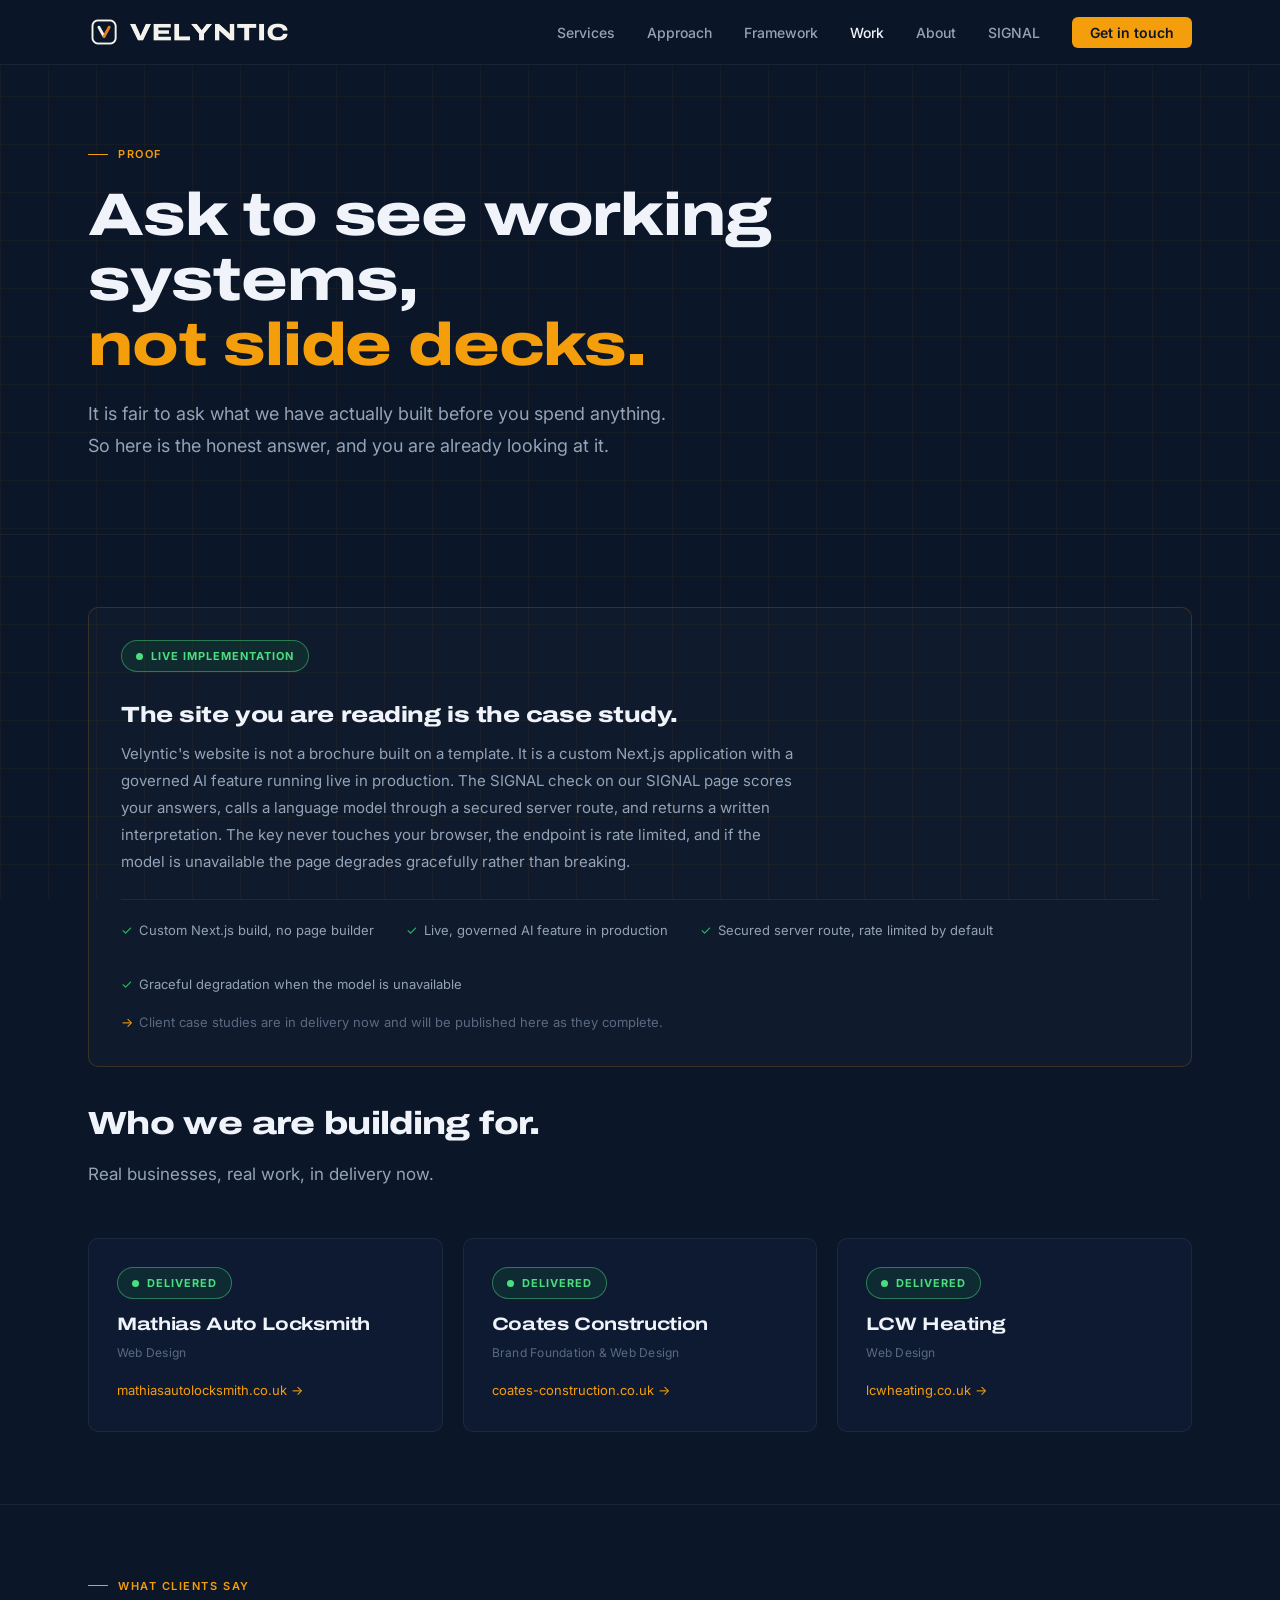
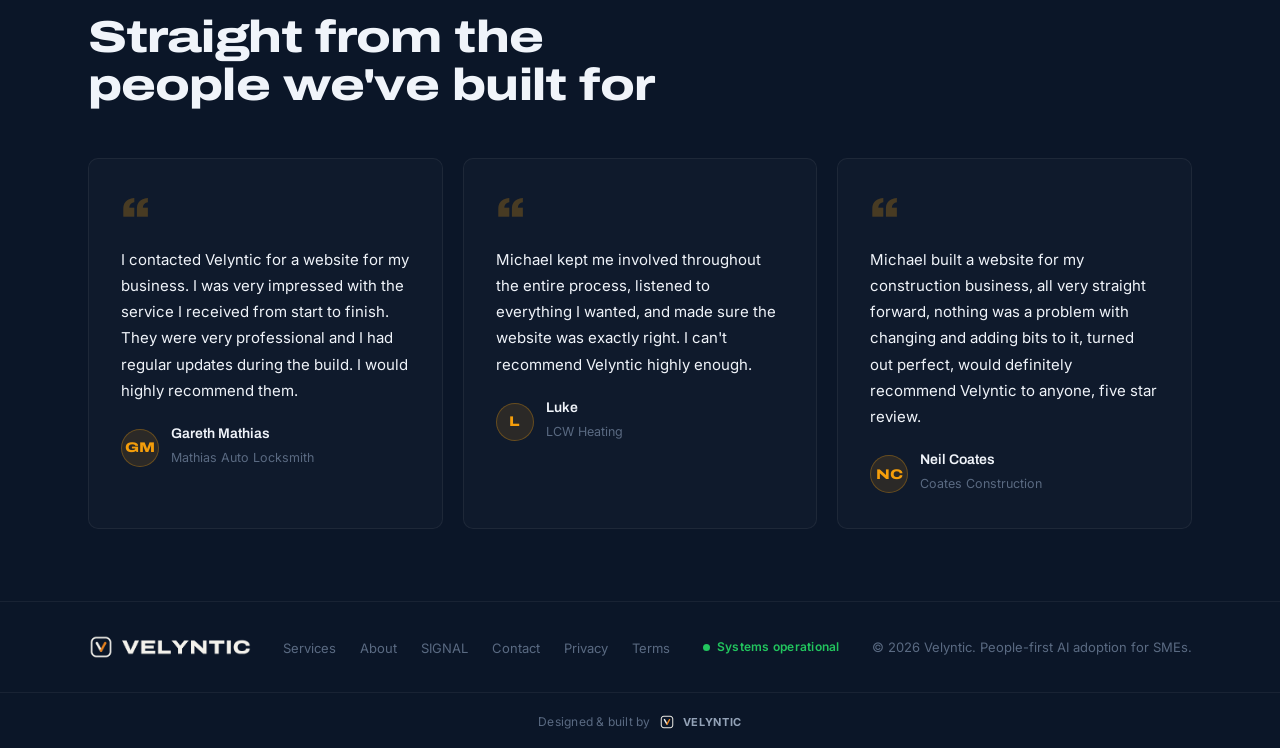
<file: work.html>
<!DOCTYPE html>
<html lang="en-GB">
<head>
  <meta charset="UTF-8">
  <meta name="viewport" content="width=device-width, initial-scale=1.0">
  <title>Web Design Portfolio & Client Reviews | Velyntic, North Yorkshire</title>
  <meta name="description" content="See real businesses Velyntic has designed and built for: Mathias Auto Locksmith, Coates Construction, LCW Heating. Web design, brand identity, and AI-integrated websites. Client testimonials and live case studies from North Yorkshire and beyond.">
  <meta name="keywords" content="Velyntic portfolio, web design portfolio North Yorkshire, website design examples, client testimonials web design, Mathias Auto Locksmith website, Coates Construction website, LCW Heating website, web design case studies, AI web build examples">
  <meta name="robots" content="index, follow, max-image-preview:large, max-snippet:-1, max-video-preview:-1">
  <meta name="author" content="Michael Goggs, Velyntic">
  <meta name="geo.region" content="GB-NYK">
  <meta name="geo.placename" content="Catterick, North Yorkshire">
  <meta name="geo.position" content="54.3788;-1.7261">
  <meta name="ICBM" content="54.3788, -1.7261">
  <meta name="theme-color" content="#0B1628">
  <link rel="canonical" href="https://velyntic.com/work.html">

  <!-- Open Graph -->
  <meta property="og:type" content="website">
  <meta property="og:site_name" content="Velyntic">
  <meta property="og:title" content="Web Design Portfolio & Client Reviews | Velyntic">
  <meta property="og:description" content="Real businesses, real work: web design, brand identity, and AI websites. Client testimonials from Mathias Auto Locksmith, Coates Construction, and LCW Heating.">
  <meta property="og:url" content="https://velyntic.com/work.html">
  <meta property="og:image" content="https://velyntic.com/assets/velyntic-og.png">
  <meta property="og:image:width" content="1200">
  <meta property="og:image:height" content="630">
  <meta property="og:locale" content="en_GB">

  <!-- Twitter Card -->
  <meta name="twitter:card" content="summary_large_image">
  <meta name="twitter:title" content="Web Design Portfolio & Client Reviews | Velyntic">
  <meta name="twitter:description" content="Real businesses, real work: web design, brand identity, and AI websites. Client testimonials and live case studies.">
  <meta name="twitter:image" content="https://velyntic.com/assets/velyntic-og.png">

  <link rel="icon" type="image/png" href="assets/velyntic-favicon.png">
  <link rel="preconnect" href="https://fonts.googleapis.com">
  <link rel="preconnect" href="https://fonts.gstatic.com" crossorigin>
  <link href="https://fonts.googleapis.com/css2?family=Archivo:wdth,wght@75,400;100,700;100,800;100,900&family=Inter:wght@300;400;500;600&display=swap" rel="stylesheet">
  <link rel="stylesheet" href="css/styles.css?v=20260729a">
  <style>
    #work { padding: 72px 0; border-bottom: 1px solid var(--border-subtle); }
    .work-header { max-width: 640px; margin-bottom: 48px; }
    .work-grid { display: grid; grid-template-columns: repeat(3,1fr); gap: 20px; }
    .work-card {
      border: 1px solid var(--border-subtle); border-radius: var(--radius-lg); padding: 28px;
      background: var(--navy-card); transition: border-color 0.2s, background 0.2s; position: relative; overflow: hidden;
    }
    .work-card:hover { border-color: var(--border-amber); background: rgba(17,31,56,0.9); }
    .work-card h3 { font-size: 18px; font-weight: 700; font-stretch: expanded; margin-bottom: 8px; }
    .work-card .work-scope { font-size: 12px; color: var(--text-dim); letter-spacing: 0.02em; margin-bottom: 14px; }
    .work-card a.work-link { font-size: 13px; color: var(--amber); text-decoration: none; display: inline-flex; align-items: center; gap: 6px; }
    .work-card a.work-link:hover { text-decoration: underline; }

    #testimonials { padding: 72px 0; }
    .testimonial-header { max-width: 640px; margin-bottom: 48px; }
    .testimonial-grid { display: grid; grid-template-columns: repeat(3,1fr); gap: 20px; }
    .testimonial-card {
      border: 1px solid var(--border-subtle); border-radius: var(--radius-lg); padding: 32px;
      background: rgba(255,255,255,0.02); position: relative;
    }
    .testimonial-quote-mark {
      font-family: 'Archivo', sans-serif; font-weight: 900; font-stretch: expanded;
      font-size: 48px; color: rgba(245,158,11,0.25); line-height: 1; margin-bottom: 8px;
    }
    .testimonial-card p.t-body { font-size: 15px; color: var(--text-primary); line-height: 1.75; margin-bottom: 22px; }
    .testimonial-attrib { display: flex; align-items: center; gap: 12px; }
    .testimonial-avatar {
      width: 38px; height: 38px; border-radius: 50%; background: rgba(245,158,11,0.12);
      border: 1px solid rgba(245,158,11,0.3); display: flex; align-items: center; justify-content: center;
      font-family: 'Archivo', sans-serif; font-weight: 800; font-stretch: expanded; font-size: 14px; color: var(--amber); flex-shrink: 0;
    }
    .testimonial-attrib h4 { font-size: 14px; font-weight: 600; font-stretch: normal; letter-spacing: 0; margin-bottom: 2px; }
    .testimonial-attrib span { font-size: 12.5px; color: var(--text-dim); }

    @media (max-width: 1024px) { .work-grid, .testimonial-grid { grid-template-columns: 1fr; } }
  </style>
</head>
<body>

<header id="nav">
  <div class="nav-inner">
    <a href="index.html" class="nav-logo"><img src="assets/velyntic-logo-lockup.png" alt="Velyntic"></a>
    <nav aria-label="Main navigation">
      <ul class="nav-links">
        <li><a href="services.html">Services</a></li>
        <li><a href="approach.html">Approach</a></li>
        <li><a href="framework.html">Framework</a></li>
        <li><a href="work.html" class="active">Work</a></li>
        <li><a href="about.html">About</a></li>
        <li><a href="signal.html">SIGNAL</a></li>
        <li><a href="contact.html" class="nav-cta">Get in touch</a></li>
      </ul>
    </nav>
    <button class="nav-toggle" id="navToggle" aria-label="Open menu" aria-expanded="false">
      <span></span><span></span><span></span>
    </button>
  </div>
</header>
<nav class="nav-drawer" id="navDrawer" aria-label="Mobile navigation">
  <a href="services.html">Services</a>
  <a href="approach.html">Approach</a>
  <a href="framework.html">Framework</a>
  <a href="work.html">Work</a>
  <a href="about.html">About</a>
  <a href="signal.html">SIGNAL</a>
  <a href="contact.html">Get in touch</a>
</nav>

<main>
  <section class="page-hero">
    <div class="container">
      <div class="section-label">Proof</div>
      <h1>Ask to see working systems,<br><em>not slide decks.</em></h1>
      <p>It is fair to ask what we have actually built before you spend anything. So here is the honest answer, and you are already looking at it.</p>
    </div>
  </section>

  <!-- PROOF / CASE STUDY -->
  <section id="work">
    <div class="container">
      <!-- Live implementation box -->
      <div style="background:rgba(255,255,255,0.02);border:1px solid var(--border-amber);border-radius:var(--radius-lg);padding:32px;margin-bottom:40px;">
        <div class="badge-live"><span class="badge-live-dot"></span>Live implementation</div>
        <h3 style="font-size:22px;font-weight:800;font-stretch:expanded;margin:16px 0 12px;">The site you are reading is the case study.</h3>
        <p style="font-size:15px;color:var(--text-muted);line-height:1.8;max-width:680px;">Velyntic's website is not a brochure built on a template. It is a custom Next.js application with a governed AI feature running live in production. The SIGNAL check on our SIGNAL page scores your answers, calls a language model through a secured server route, and returns a written interpretation. The key never touches your browser, the endpoint is rate limited, and if the model is unavailable the page degrades gracefully rather than breaking.</p>
        <div style="display:flex;gap:32px;flex-wrap:wrap;margin-top:24px;padding-top:20px;border-top:1px solid var(--border-subtle);font-size:13px;color:var(--text-muted);">
          <span style="display:flex;align-items:center;gap:6px;"><span style="color:var(--green);">&#10003;</span> Custom Next.js build, no page builder</span>
          <span style="display:flex;align-items:center;gap:6px;"><span style="color:var(--green);">&#10003;</span> Live, governed AI feature in production</span>
          <span style="display:flex;align-items:center;gap:6px;"><span style="color:var(--green);">&#10003;</span> Secured server route, rate limited by default</span>
          <span style="display:flex;align-items:center;gap:6px;"><span style="color:var(--green);">&#10003;</span> Graceful degradation when the model is unavailable</span>
        </div>
        <p style="margin-top:16px;font-size:13px;color:var(--text-dim);display:flex;align-items:center;gap:6px;"><span style="color:var(--amber);">&rarr;</span> Client case studies are in delivery now and will be published here as they complete.</p>
      </div>

      <!-- Client cards with green delivered badges -->
      <div class="work-header" style="margin-top:40px;">
        <h2 class="section-title" style="font-size:clamp(22px,3vw,32px);">Who we are building for.</h2>
        <p class="section-body">Real businesses, real work, in delivery now.</p>
      </div>
      <div class="work-grid">
        <div class="work-card">
          <div class="badge-live"><span class="badge-live-dot"></span>Delivered</div>
          <h3>Mathias Auto Locksmith</h3>
          <div class="work-scope">Web Design</div>
          <a class="work-link" href="https://mathiasautolocksmith.co.uk" target="_blank" rel="noopener">mathiasautolocksmith.co.uk &rarr;</a>
        </div>
        <div class="work-card">
          <div class="badge-live"><span class="badge-live-dot"></span>Delivered</div>
          <h3>Coates Construction</h3>
          <div class="work-scope">Brand Foundation &amp; Web Design</div>
          <a class="work-link" href="https://coates-construction.co.uk" target="_blank" rel="noopener">coates-construction.co.uk &rarr;</a>
        </div>
        <div class="work-card">
          <div class="badge-live"><span class="badge-live-dot"></span>Delivered</div>
          <h3>LCW Heating</h3>
          <div class="work-scope">Web Design</div>
          <a class="work-link" href="https://lcwheating.co.uk" target="_blank" rel="noopener">lcwheating.co.uk &rarr;</a>
        </div>
      </div>
    </div>
  </section>

  <!-- TESTIMONIALS -->
  <section id="testimonials">
    <div class="container">
      <div class="testimonial-header">
        <div class="section-label">What clients say</div>
        <h2 class="section-title">Straight from the people we've built for</h2>
      </div>
      <div class="testimonial-grid">
        <div class="testimonial-card">
          <div class="testimonial-quote-mark">&ldquo;</div>
          <p class="t-body">I contacted Velyntic for a website for my business. I was very impressed with the service I received from start to finish. They were very professional and I had regular updates during the build. I would highly recommend them.</p>
          <div class="testimonial-attrib">
            <div class="testimonial-avatar">GM</div>
            <div><h4>Gareth Mathias</h4><span>Mathias Auto Locksmith</span></div>
          </div>
        </div>
        <div class="testimonial-card">
          <div class="testimonial-quote-mark">&ldquo;</div>
          <p class="t-body">Michael kept me involved throughout the entire process, listened to everything I wanted, and made sure the website was exactly right. I can't recommend Velyntic highly enough.</p>
          <div class="testimonial-attrib">
            <div class="testimonial-avatar">L</div>
            <div><h4>Luke</h4><span>LCW Heating</span></div>
          </div>
        </div>
        <div class="testimonial-card">
          <div class="testimonial-quote-mark">&ldquo;</div>
          <p class="t-body">Michael built a website for my construction business, all very straight forward, nothing was a problem with changing and adding bits to it, turned out perfect, would definitely recommend Velyntic to anyone, five star review.</p>
          <div class="testimonial-attrib">
            <div class="testimonial-avatar">NC</div>
            <div><h4>Neil Coates</h4><span>Coates Construction</span></div>
          </div>
        </div>
      </div>
    </div>
  </section>
</main>

<footer>
  <div class="footer-main">
    <a href="index.html" class="footer-logo"><img src="assets/velyntic-logo-lockup.png" alt="Velyntic"></a>
    <ul class="footer-links">
      <li><a href="services.html">Services</a></li>
      <li><a href="about.html">About</a></li>
      <li><a href="signal.html">SIGNAL</a></li>
      <li><a href="contact.html">Contact</a></li>
      <li><a href="privacy.html">Privacy</a></li>
      <li><a href="terms.html">Terms</a></li>
    </ul>
    <span class="footer-status"><span class="fs-dot"></span>Systems operational</span>
    <p class="footer-copy">&copy; 2026 Velyntic. People-first AI adoption for SMEs.</p>
  </div>
  <div class="footer-credit">
    <div class="footer-credit-inner">
      Designed &amp; built by
      <img src="assets/velyntic-mark.png" alt="Velyntic mark">
      <strong>VELYNTIC</strong>
    </div>
  </div>
</footer>

<script src="js/main.js?v=20260729a"></script>

<!-- Structured Data: Reviews + BreadcrumbList -->
<script type="application/ld+json">
[
  {
    "@context": "https://schema.org",
    "@type": "BreadcrumbList",
    "itemListElement": [
      { "@type": "ListItem", "position": 1, "name": "Home", "item": "https://velyntic.com/" },
      { "@type": "ListItem", "position": 2, "name": "Our Work", "item": "https://velyntic.com/work.html" }
    ]
  },
  {
    "@context": "https://schema.org",
    "@type": "ItemList",
    "name": "Velyntic Client Portfolio",
    "description": "Websites and brand identities designed and built by Velyntic for real businesses.",
    "itemListElement": [
      {
        "@type": "ListItem",
        "position": 1,
        "item": {
          "@type": "CreativeWork",
          "name": "Mathias Auto Locksmith — Website Design",
          "url": "https://mathiasautolocksmith.co.uk",
          "creator": { "@id": "https://velyntic.com/#organization" },
          "description": "Web design for Mathias Auto Locksmith"
        }
      },
      {
        "@type": "ListItem",
        "position": 2,
        "item": {
          "@type": "CreativeWork",
          "name": "Coates Construction — Brand Foundation & Website Design",
          "url": "https://coates-construction.co.uk",
          "creator": { "@id": "https://velyntic.com/#organization" },
          "description": "Brand foundation and web design for Coates Construction"
        }
      },
      {
        "@type": "ListItem",
        "position": 3,
        "item": {
          "@type": "CreativeWork",
          "name": "LCW Heating — Website Design",
          "url": "https://lcwheating.co.uk",
          "creator": { "@id": "https://velyntic.com/#organization" },
          "description": "Web design for LCW Heating"
        }
      }
    ]
  }
]
</script>
</body>
</html>
</file>
<file: css/styles.css>
/* ============================================================
   VELYNTIC — Shared Stylesheet
   ============================================================ */

/* TOKENS */
:root {
  --navy:          #0B1628;
  --navy-raised:   #111f38;
  --navy-card:     rgba(17,31,56,0.6);
  --amber:         #F59E0B;
  --amber-pale:    #FCD34D;
  --white:         #FFFFFF;
  --text-primary:  #F0F4FA;
  --text-muted:    #94A3B8;
  --text-dim:      #5A6A82;
  --border-amber:  rgba(245,158,11,0.18);
  --border-subtle: rgba(255,255,255,0.06);
  --grid-line:     rgba(245,158,11,0.045);
  --green:         #22C55E;
  --border-green:  rgba(34,197,94,0.25);
  --radius:        6px;
  --radius-lg:     10px;
}

/* RESET */
*, *::before, *::after { box-sizing: border-box; margin: 0; padding: 0; }
html { scroll-behavior: smooth; font-size: 16px; }

body {
  font-family: 'Inter', system-ui, sans-serif;
  background: var(--navy);
  color: var(--text-primary);
  line-height: 1.65;
  overflow-x: hidden;
  -webkit-font-smoothing: antialiased;
}

/* Grid background */
body::before {
  content: '';
  position: fixed;
  inset: 0;
  background-image:
    linear-gradient(var(--grid-line) 1px, transparent 1px),
    linear-gradient(90deg, var(--grid-line) 1px, transparent 1px);
  background-size: 48px 48px;
  pointer-events: none;
  z-index: 0;
}

/* TYPOGRAPHY */
h1, h2, h3, h4 {
  font-family: 'Archivo', sans-serif;
  font-weight: 800;
  font-stretch: expanded;
  line-height: 1.08;
  letter-spacing: -0.02em;
}
p { line-height: 1.75; }
em { font-style: normal; color: var(--amber); }
a { color: inherit; }

/* LAYOUT */
.container { max-width: 1160px; margin: 0 auto; padding: 0 28px; position: relative; z-index: 1; }
section { position: relative; z-index: 1; }
.sep { height: 1px; background: linear-gradient(90deg, transparent, rgba(245,158,11,0.2), transparent); position: relative; z-index: 1; }

/* UTILITIES */
.section-label {
  font-size: 11px; font-weight: 600; letter-spacing: 0.14em;
  text-transform: uppercase; color: var(--amber);
  margin-bottom: 18px; display: flex; align-items: center; gap: 10px;
}
.section-label::before {
  content: ''; display: inline-block; width: 20px;
  height: 1px; background: var(--amber); flex-shrink: 0;
}
.section-title {
  font-size: clamp(28px, 3.5vw, 46px);
  font-weight: 800; font-stretch: expanded;
  margin-bottom: 18px; max-width: 680px;
}
.section-body {
  font-size: 17px; color: var(--text-muted);
  line-height: 1.8; max-width: 580px;
}

/* BUTTONS */
.btn {
  display: inline-block; padding: 13px 26px;
  border-radius: var(--radius); font-weight: 600;
  font-size: 15px; text-decoration: none;
  transition: all 0.18s; line-height: 1;
  cursor: pointer; border: none;
  font-family: 'Inter', sans-serif;
}
.btn-amber { background: var(--amber); color: var(--navy); }
.btn-amber:hover { background: var(--amber-pale); transform: translateY(-1px); }
.btn-outline { border: 1px solid var(--border-amber); color: var(--amber); background: transparent; }
.btn-outline:hover { border-color: var(--amber); background: rgba(245,158,11,0.06); }

/* ============================================================
   NAVIGATION
   ============================================================ */
#nav {
  position: sticky; top: 0; z-index: 200;
  background: rgba(11,22,40,0.92);
  backdrop-filter: blur(16px);
  -webkit-backdrop-filter: blur(16px);
  border-bottom: 1px solid var(--border-subtle);
}
.nav-inner {
  max-width: 1160px; margin: 0 auto; padding: 0 28px;
  height: 64px; display: flex; align-items: center; justify-content: space-between;
}
.nav-logo { text-decoration: none; display: flex; align-items: center; }
.nav-logo img { height: 32px; width: auto; display: block; }
.nav-links { display: flex; align-items: center; gap: 32px; list-style: none; }
.nav-links a {
  font-size: 14px; font-weight: 500; color: var(--text-muted);
  text-decoration: none; transition: color 0.18s;
}
.nav-links a:hover, .nav-links a.active { color: var(--text-primary); }
.nav-links .nav-cta {
  background: var(--amber); color: var(--navy);
  font-weight: 600; padding: 7px 18px; border-radius: var(--radius);
  transition: background 0.18s;
}
.nav-links .nav-cta:hover { background: var(--amber-pale); color: var(--navy); }
.nav-toggle {
  display: none; flex-direction: column; gap: 5px;
  cursor: pointer; padding: 6px; background: none; border: none;
}
.nav-toggle span { display: block; width: 22px; height: 2px; background: var(--text-muted); border-radius: 2px; }
.nav-drawer {
  display: none; position: fixed; inset: 64px 0 0;
  background: rgba(11,22,40,0.97); backdrop-filter: blur(16px);
  z-index: 190; padding: 32px 28px; flex-direction: column; gap: 4px;
}
.nav-drawer.open { display: flex; }
.nav-drawer a {
  font-size: 18px; font-weight: 600; color: var(--text-muted);
  text-decoration: none; padding: 14px 0;
  border-bottom: 1px solid var(--border-subtle); transition: color 0.18s;
}
.nav-drawer a:hover { color: var(--amber); }

/* ============================================================
   PAGE HERO (used on inner pages)
   ============================================================ */
.page-hero { padding: 80px 0 72px; border-bottom: 1px solid var(--border-subtle); }
.page-hero .section-label { margin-bottom: 20px; }
.page-hero h1 { font-size: clamp(36px, 5vw, 60px); max-width: 780px; margin-bottom: 20px; }
.page-hero p { font-size: 18px; color: var(--text-muted); max-width: 580px; line-height: 1.8; }

/* ============================================================
   FOOTER
   ============================================================ */
footer { border-top: 1px solid var(--border-subtle); position: relative; z-index: 1; }
.footer-main {
  max-width: 1160px; margin: 0 auto; padding: 32px 28px;
  display: flex; justify-content: space-between; align-items: center;
  flex-wrap: wrap; gap: 20px;
}
.footer-logo { text-decoration: none; display: flex; align-items: center; }
.footer-logo img { height: 26px; width: auto; display: block; }
.footer-links { display: flex; gap: 24px; list-style: none; flex-wrap: wrap; }
.footer-links a { font-size: 13px; color: var(--text-dim); text-decoration: none; transition: color 0.18s; }
.footer-links a:hover { color: var(--text-muted); }
.footer-copy { font-size: 13px; color: var(--text-dim); }
.footer-status {
  display: inline-flex; align-items: center; gap: 7px; font-size: 12px; font-weight: 600;
  color: var(--green); letter-spacing: 0.02em;
}
.footer-status .fs-dot {
  width: 7px; height: 7px; border-radius: 50%; background: var(--green); flex-shrink: 0;
  box-shadow: 0 0 0 0 rgba(34,197,94,0.5); animation: fsPulse 2s infinite;
}
@keyframes fsPulse {
  0% { box-shadow: 0 0 0 0 rgba(34,197,94,0.5); }
  70% { box-shadow: 0 0 0 6px rgba(34,197,94,0); }
  100% { box-shadow: 0 0 0 0 rgba(34,197,94,0); }
}
@media (prefers-reduced-motion: reduce) { .footer-status .fs-dot { animation: none; } }
.footer-credit {
  border-top: 1px solid var(--border-subtle);
  padding: 14px 28px; text-align: center;
}
.footer-credit-inner {
  display: inline-flex; align-items: center; gap: 8px;
  font-size: 12px; color: var(--text-dim); letter-spacing: 0.02em;
}
.footer-credit-inner img { height: 16px; width: auto; display: block; }
.footer-credit-inner strong { color: var(--text-muted); letter-spacing: 0.06em; font-size: 11px; }

/* ============================================================
   SERVICE CARDS
   ============================================================ */
.svc-card {
  background: var(--navy-card); border: 1px solid var(--border-subtle);
  border-radius: var(--radius-lg); padding: 32px;
  display: flex; flex-direction: column;
  transition: border-color 0.2s, background 0.2s;
  position: relative; overflow: hidden;
}
.svc-card::after {
  content: ''; position: absolute; top: 0; left: 0; right: 0; height: 2px;
  background: linear-gradient(90deg, var(--amber), rgba(245,158,11,0.2));
  opacity: 0; transition: opacity 0.2s;
}
.svc-card:hover { border-color: var(--border-amber); background: rgba(17,31,56,0.9); }
.svc-card:hover::after { opacity: 1; }
.svc-badge {
  display: inline-flex; background: rgba(245,158,11,0.1);
  border: 1px solid rgba(245,158,11,0.22); color: var(--amber);
  font-size: 10px; font-weight: 700; letter-spacing: 0.08em;
  text-transform: uppercase; padding: 3px 8px; border-radius: 3px;
  margin-bottom: 12px; width: fit-content;
}
.svc-type { font-size: 11px; font-weight: 600; letter-spacing: 0.1em; text-transform: uppercase; color: var(--text-dim); margin-bottom: 10px; }
.svc-card h3 { font-size: 20px; font-weight: 700; font-stretch: expanded; margin-bottom: 12px; }
.svc-card > p { font-size: 14px; color: var(--text-muted); line-height: 1.75; flex: 1; margin-bottom: 24px; }
.svc-price { border-top: 1px solid var(--border-subtle); padding-top: 18px; margin-top: auto; }
.svc-price-value { font-family: 'Archivo', sans-serif; font-weight: 800; font-stretch: expanded; font-size: 18px; color: var(--white); }
.svc-price-note { font-size: 12px; color: var(--text-dim); margin-top: 4px; }

/* ============================================================
   PILLARS
   ============================================================ */
.pillars-grid {
  display: grid; grid-template-columns: repeat(4,1fr);
  gap: 1px; background: var(--border-subtle);
  border: 1px solid var(--border-subtle); border-radius: var(--radius-lg); overflow: hidden;
}
.pillar { background: var(--navy); padding: 32px 28px; transition: background 0.18s; }
.pillar:hover { background: var(--navy-raised); }
.pillar-num { font-size: 11px; font-weight: 700; letter-spacing: 0.1em; color: var(--amber); margin-bottom: 14px; }
.pillar h3 { font-size: 17px; font-weight: 700; font-stretch: expanded; margin-bottom: 10px; }
.pillar p { font-size: 14px; color: var(--text-muted); line-height: 1.7; }

/* ============================================================
   ADDEE STAGES
   ============================================================ */
.addee-stages { display: flex; flex-direction: column; }
.stage-row { display: flex; gap: 20px; padding-bottom: 32px; }
.stage-row:last-child { padding-bottom: 0; }
.stage-line-col { display: flex; flex-direction: column; align-items: center; width: 28px; flex-shrink: 0; }
.stage-node { width: 10px; height: 10px; border-radius: 50%; background: var(--amber); margin-top: 6px; flex-shrink: 0; box-shadow: 0 0 0 3px rgba(245,158,11,0.15); }
.stage-connector { flex: 1; width: 1px; background: rgba(245,158,11,0.18); margin: 6px 0 0; }
.stage-row:last-child .stage-connector { display: none; }
.stage-body { flex: 1; }
.stage-letter { font-size: 10px; font-weight: 700; letter-spacing: 0.1em; color: var(--amber); text-transform: uppercase; margin-bottom: 5px; }
.stage-body h4 { font-size: 17px; font-weight: 700; font-stretch: expanded; margin-bottom: 6px; }
.stage-body p { font-size: 14px; color: var(--text-muted); line-height: 1.7; }

/* ============================================================
   CREDENTIALS
   ============================================================ */
.credentials { display: flex; flex-direction: column; gap: 14px; }
.credential { display: flex; gap: 16px; padding: 20px; border: 1px solid var(--border-subtle); border-radius: var(--radius); background: rgba(255,255,255,0.02); transition: border-color 0.18s; }
.credential:hover { border-color: var(--border-amber); }
.cred-icon { width: 34px; height: 34px; background: rgba(245,158,11,0.1); border-radius: 4px; display: flex; align-items: center; justify-content: center; color: var(--amber); flex-shrink: 0; font-size: 12px; font-weight: 700; font-family: 'Archivo', sans-serif; }
.credential h4 { font-size: 14px; font-weight: 600; font-stretch: normal; letter-spacing: 0; margin-bottom: 3px; }
.credential p { font-size: 13px; color: var(--text-muted); line-height: 1.55; margin: 0; }

/* ============================================================
   CONTACT FORM
   ============================================================ */
.contact-form { background: rgba(255,255,255,0.02); border: 1px solid var(--border-subtle); border-radius: var(--radius-lg); padding: 40px; }
.form-stack { display: flex; flex-direction: column; gap: 18px; }
.form-row { display: grid; grid-template-columns: 1fr 1fr; gap: 16px; }
.field { display: flex; flex-direction: column; gap: 6px; }
label { font-size: 13px; font-weight: 500; color: var(--text-muted); letter-spacing: 0.02em; }
input, select, textarea { width: 100%; background: rgba(255,255,255,0.04); border: 1px solid rgba(255,255,255,0.09); border-radius: var(--radius); padding: 11px 14px; color: var(--text-primary); font-family: 'Inter', sans-serif; font-size: 15px; outline: none; transition: border-color 0.18s; -webkit-appearance: none; appearance: none; }
input::placeholder, textarea::placeholder { color: var(--text-dim); }
select { background-image: url("data:image/svg+xml,%3Csvg xmlns='http://www.w3.org/2000/svg' width='12' height='8' viewBox='0 0 12 8'%3E%3Cpath d='M1 1l5 5 5-5' stroke='%235A6A82' stroke-width='1.5' fill='none' stroke-linecap='round'/%3E%3C/svg%3E"); background-repeat: no-repeat; background-position: right 14px center; padding-right: 36px; }
select option { background: #111f38; color: var(--text-primary); }
input:focus, select:focus, textarea:focus { border-color: rgba(245,158,11,0.45); background: rgba(245,158,11,0.03); }
textarea { min-height: 110px; resize: vertical; }
.form-submit { background: var(--amber); color: var(--navy); border: none; padding: 13px 28px; border-radius: var(--radius); font-weight: 700; font-size: 15px; font-family: 'Inter', sans-serif; cursor: pointer; transition: background 0.18s, transform 0.18s; width: 100%; }
.form-submit:hover { background: var(--amber-pale); transform: translateY(-1px); }
.form-note { font-size: 12px; color: var(--text-dim); text-align: center; }
.basin-hp { display: none !important; }

/* ============================================================
   SIGNAL BOX
   ============================================================ */
.signal-box {
  background: rgba(245,158,11,0.04); border: 1px solid var(--border-amber);
  border-radius: var(--radius-lg); padding: 72px 64px;
  position: relative; overflow: hidden;
}
.signal-box::before {
  content: 'SIGNAL'; position: absolute; right: -16px; top: 50%; transform: translateY(-50%);
  font-family: 'Archivo', sans-serif; font-weight: 900; font-stretch: expanded;
  font-size: 160px; color: rgba(245,158,11,0.035); letter-spacing: -0.05em;
  pointer-events: none; user-select: none; line-height: 1;
}
.signal-stats { display: flex; gap: 48px; flex-wrap: wrap; margin-bottom: 44px; padding-bottom: 44px; border-bottom: 1px solid var(--border-subtle); }
.stat-val { font-family: 'Archivo', sans-serif; font-weight: 900; font-stretch: expanded; font-size: 36px; color: var(--amber); letter-spacing: -0.03em; line-height: 1; }
.stat-lbl { font-size: 13px; color: var(--text-muted); margin-top: 5px; }

/* ============================================================
   RESPONSIVE
   ============================================================ */
@media (max-width: 1024px) {
  .pillars-grid { grid-template-columns: repeat(2,1fr); }
}
@media (max-width: 768px) {
  .nav-links { display: none; }
  .nav-toggle { display: flex; }
  .form-row { grid-template-columns: 1fr; }
  .footer-main { flex-direction: column; gap: 16px; text-align: center; }
  .footer-links { flex-wrap: wrap; justify-content: center; }
  .contact-form { padding: 28px 22px; }
  .signal-box { padding: 40px 28px; }
  .signal-box::before { display: none; }
}
@media (max-width: 480px) {
  .pillars-grid { grid-template-columns: 1fr; }
  .container { padding: 0 20px; }
}
@media (prefers-reduced-motion: reduce) {
  *, *::before, *::after { transition: none !important; }
  html { scroll-behavior: auto; }
}

/* ============================================================
   INTAKE FORMS — hero + shell
   ============================================================ */
.intake-hero { padding: 80px 0 48px; border-bottom: 1px solid var(--border-subtle); }
.intake-wrap { max-width: 720px; margin: 0 auto; padding: 56px 28px 100px; position: relative; z-index: 1; }
.intake-back { text-align: center; margin-top: 22px; }
.intake-back a { font-size: 13px; color: var(--text-dim); text-decoration: none; }
.intake-back a:hover { color: var(--text-muted); }

/* ============================================================
   WIZARD — one question at a time, matching the SIGNAL Check
   ============================================================ */
.wiz-panel { background: var(--navy-card); border: 1px solid var(--border-amber); border-radius: 14px; padding: 36px; }
@media (max-width: 640px) { .wiz-panel { padding: 24px 20px; } }

.wiz-head { display: flex; justify-content: space-between; align-items: center; font-size: 11px; letter-spacing: 0.14em; text-transform: uppercase; color: var(--text-dim); margin-bottom: 16px; }
.wiz-track { height: 6px; background: rgba(255,255,255,0.05); border-radius: 4px; overflow: hidden; border: 1px solid var(--border-subtle); margin-bottom: 32px; }
.wiz-fill { height: 100%; width: 0%; background: var(--amber); border-radius: 4px; transition: width 0.4s cubic-bezier(.2,.7,.3,1); }

.wiz-step { display: none; }
.wiz-step.wiz-active { display: block; animation: wizIn 0.25s ease; }
@keyframes wizIn { from { opacity: 0; transform: translateY(6px); } to { opacity: 1; transform: translateY(0); } }

.wiz-eyebrow { font-size: 11px; font-weight: 700; letter-spacing: 0.1em; text-transform: uppercase; color: var(--amber); margin-bottom: 10px; }
.wiz-question { font-family: 'Archivo', sans-serif; font-stretch: expanded; font-weight: 800; font-size: 22px; margin: 0 0 8px; line-height: 1.2; }
.wiz-desc { font-size: 14px; color: var(--text-muted); line-height: 1.7; margin-bottom: 22px; max-width: 520px; }
.wiz-optional-tag { font-size: 11px; color: var(--text-dim); font-weight: 500; text-transform: none; letter-spacing: 0; margin-left: 8px; }

/* single-select buttons (auto-advance) */
.wiz-opts { display: flex; flex-direction: column; gap: 10px; margin-bottom: 6px; }
.wiz-opt {
  text-align: left; font-family: 'Inter', sans-serif; font-size: 15px; color: var(--text-primary);
  background: rgba(255,255,255,0.03); border: 1px solid rgba(255,255,255,0.09); border-radius: 10px;
  padding: 15px 18px; cursor: pointer; transition: border-color 0.15s, background 0.15s;
  display: flex; align-items: center; justify-content: space-between; gap: 12px;
}
.wiz-opt:hover { border-color: var(--amber); background: rgba(245,158,11,0.06); }
.wiz-opt.active { border-color: var(--amber); background: rgba(245,158,11,0.1); }
.wiz-opt .chev { color: var(--amber); opacity: 0.6; }

/* larger cards for tier-style choices */
.wiz-cards { display: grid; grid-template-columns: 1fr 1fr 1fr; gap: 14px; margin-bottom: 6px; }
@media (max-width: 640px) { .wiz-cards { grid-template-columns: 1fr; } }
.wiz-card {
  text-align: left; cursor: pointer; border: 1px solid var(--border-subtle); border-radius: 12px;
  padding: 20px; background: rgba(255,255,255,0.02); transition: border-color 0.18s, background 0.18s;
  font-family: 'Inter', sans-serif; color: var(--text-primary);
}
.wiz-card:hover { border-color: var(--border-amber); }
.wiz-card.active { border-color: var(--amber); background: rgba(245,158,11,0.08); }
.wiz-card .c-name { display: block; font-family: 'Archivo', sans-serif; font-weight: 700; font-stretch: expanded; font-size: 15px; margin-bottom: 4px; }
.wiz-card .c-price { display: block; font-size: 12px; color: var(--amber); margin-bottom: 8px; }
.wiz-card .c-desc { display: block; font-size: 12.5px; color: var(--text-dim); line-height: 1.5; font-weight: 400; }

/* multi-select toggle buttons */
.wiz-toggle-grid { display: grid; grid-template-columns: 1fr 1fr; gap: 10px; margin-bottom: 6px; }
@media (max-width: 640px) { .wiz-toggle-grid { grid-template-columns: 1fr; } }
.wiz-toggle {
  display: flex; align-items: center; gap: 10px; text-align: left; cursor: pointer;
  font-family: 'Inter', sans-serif; font-size: 14px; color: var(--text-muted);
  border: 1px solid rgba(255,255,255,0.09); background: rgba(255,255,255,0.03);
  border-radius: 9px; padding: 12px 14px; transition: border-color 0.15s, background 0.15s, color 0.15s;
}
.wiz-toggle:hover { border-color: var(--border-amber); }
.wiz-toggle .tick { width: 16px; height: 16px; border-radius: 4px; border: 1px solid rgba(255,255,255,0.2); flex-shrink: 0; position: relative; }
.wiz-toggle.active { border-color: var(--amber); background: rgba(245,158,11,0.1); color: var(--text-primary); }
.wiz-toggle.active .tick { background: var(--amber); border-color: var(--amber); }
.wiz-toggle.active .tick::after { content: '✓'; position: absolute; inset: 0; display: flex; align-items: center; justify-content: center; font-size: 11px; color: var(--navy); font-weight: 700; }

/* text / textarea steps reuse .field but inside wizard */
.wiz-step .field { margin-bottom: 18px; }
.wiz-step .field:last-child { margin-bottom: 0; }
.wiz-field-pair { display: grid; grid-template-columns: 1fr 1fr; gap: 16px; }
@media (max-width: 640px) { .wiz-field-pair { grid-template-columns: 1fr; } }

/* cross-sell note (reused inside a step) */
.wiz-cross-sell {
  margin-top: 14px; font-size: 13px; color: var(--text-dim); background: rgba(245,158,11,0.04);
  border: 1px solid var(--border-amber); border-radius: var(--radius); padding: 12px 14px; line-height: 1.6;
}
.wiz-cross-sell a { color: var(--amber); text-decoration: underline; }

.wiz-warn { display: none; color: #FCA5A5; font-size: 13px; margin: 10px 0 0; }

/* controls */
.wiz-actions { display: flex; justify-content: space-between; align-items: center; margin-top: 26px; gap: 12px; }
.wiz-back-btn {
  font-family: 'Inter', sans-serif; font-size: 13px; color: var(--text-muted); background: transparent;
  border: 1px solid var(--border-subtle); border-radius: 8px; padding: 11px 18px; cursor: pointer; transition: border-color 0.15s;
}
.wiz-back-btn:hover { border-color: var(--amber); }
.wiz-back-btn.hidden-vis { visibility: hidden; }
.wiz-next-btn { margin-left: auto; }
.wiz-next-btn:disabled { opacity: 0.45; cursor: not-allowed; }

.wiz-thankyou { display: none; }
.wiz-thankyou .capture-h { display: flex; align-items: center; gap: 8px; font-family: 'Archivo', sans-serif; font-stretch: expanded; font-weight: 700; font-size: 18px; color: var(--amber); }
.wiz-thankyou p { font-size: 14px; color: var(--text-muted); line-height: 1.7; margin-top: 10px; }

/* ============================================================
   WIZARD — CONTRAST IMPROVEMENTS
   The default values are too subtle on dark backgrounds.
   These overrides apply to intake form wizard elements only.
   ============================================================ */

/* Panel — visibly distinct card, not a transparent overlay */
.wiz-panel {
  background: #0E1E38;
  border: 1px solid rgba(245,158,11,0.32);
  box-shadow: 0 1px 24px rgba(0,0,0,0.28);
}

/* Progress track — slightly taller, more contrast */
.wiz-track {
  height: 8px;
  background: rgba(255,255,255,0.08);
}

/* Cards (tier selectors) — visible in resting state */
.wiz-card {
  border: 1px solid rgba(255,255,255,0.12);
  background: rgba(255,255,255,0.05);
  transition: border-color 0.2s, background 0.2s, transform 0.15s;
}
.wiz-card:hover {
  border-color: rgba(245,158,11,0.55);
  background: rgba(245,158,11,0.07);
  transform: translateY(-2px);
}
.wiz-card.active {
  border-color: var(--amber);
  background: rgba(245,158,11,0.13);
  box-shadow: 0 0 0 1px rgba(245,158,11,0.28);
}

/* Option buttons (single-select) — resting border visible */
.wiz-opt {
  border: 1px solid rgba(255,255,255,0.12);
  background: rgba(255,255,255,0.04);
  transition: border-color 0.15s, background 0.15s, transform 0.12s;
}
.wiz-opt:hover {
  border-color: rgba(245,158,11,0.55);
  background: rgba(245,158,11,0.08);
  transform: translateY(-1px);
}
.wiz-opt.active {
  border-color: var(--amber);
  background: rgba(245,158,11,0.12);
}

/* Toggle grid tiles (multi-select) */
.wiz-toggle {
  border: 1px solid rgba(255,255,255,0.12);
  background: rgba(255,255,255,0.04);
  transition: border-color 0.15s, background 0.15s;
}
.wiz-toggle:hover {
  border-color: rgba(245,158,11,0.45);
  background: rgba(245,158,11,0.06);
}
.wiz-toggle.active {
  border-color: var(--amber);
  background: rgba(245,158,11,0.12);
  color: var(--text-primary);
}
.wiz-toggle .tick {
  border: 1px solid rgba(255,255,255,0.24);
}
.wiz-toggle.active .tick {
  background: var(--amber);
  border-color: var(--amber);
}

/* Input / textarea / select — clearly visible fields */
.wiz-step input,
.wiz-step textarea,
.wiz-step select {
  background: rgba(255,255,255,0.07);
  border: 1px solid rgba(255,255,255,0.16);
}
.wiz-step input:focus,
.wiz-step textarea:focus,
.wiz-step select:focus {
  border-color: rgba(245,158,11,0.55);
  background: rgba(245,158,11,0.05);
}

/* Back button — more visible */
.wiz-back-btn {
  border: 1px solid rgba(255,255,255,0.14);
  color: var(--text-muted);
}
.wiz-back-btn:hover {
  border-color: rgba(245,158,11,0.45);
  color: var(--text-primary);
}

/* Thank-you state */
.wiz-thankyou {
  padding: 32px 0 8px;
}

/* ============================================================
   LIVE / DELIVERED STATUS BADGES
   Consistent green badge style used for "Live implementation"
   and "Delivered" tags — vivid, pulsing dot, full pill shape.
   ============================================================ */
.badge-live {
  display: inline-flex; align-items: center; gap: 8px;
  font-size: 11px; font-weight: 700; letter-spacing: 0.09em; text-transform: uppercase;
  color: #4ADE80;
  background: rgba(34,197,94,0.1);
  border: 1px solid rgba(74,222,128,0.45);
  padding: 6px 14px; border-radius: 999px;
  margin-bottom: 16px;
}
.badge-live-dot {
  width: 7px; height: 7px; border-radius: 50%; background: #4ADE80; flex-shrink: 0;
  box-shadow: 0 0 0 0 rgba(74,222,128,0.6);
  animation: badgeLivePulse 2s infinite;
}
@keyframes badgeLivePulse {
  0% { box-shadow: 0 0 0 0 rgba(74,222,128,0.6); }
  70% { box-shadow: 0 0 0 7px rgba(74,222,128,0); }
  100% { box-shadow: 0 0 0 0 rgba(74,222,128,0); }
}
@media (prefers-reduced-motion: reduce) { .badge-live-dot { animation: none; } }
</file>
